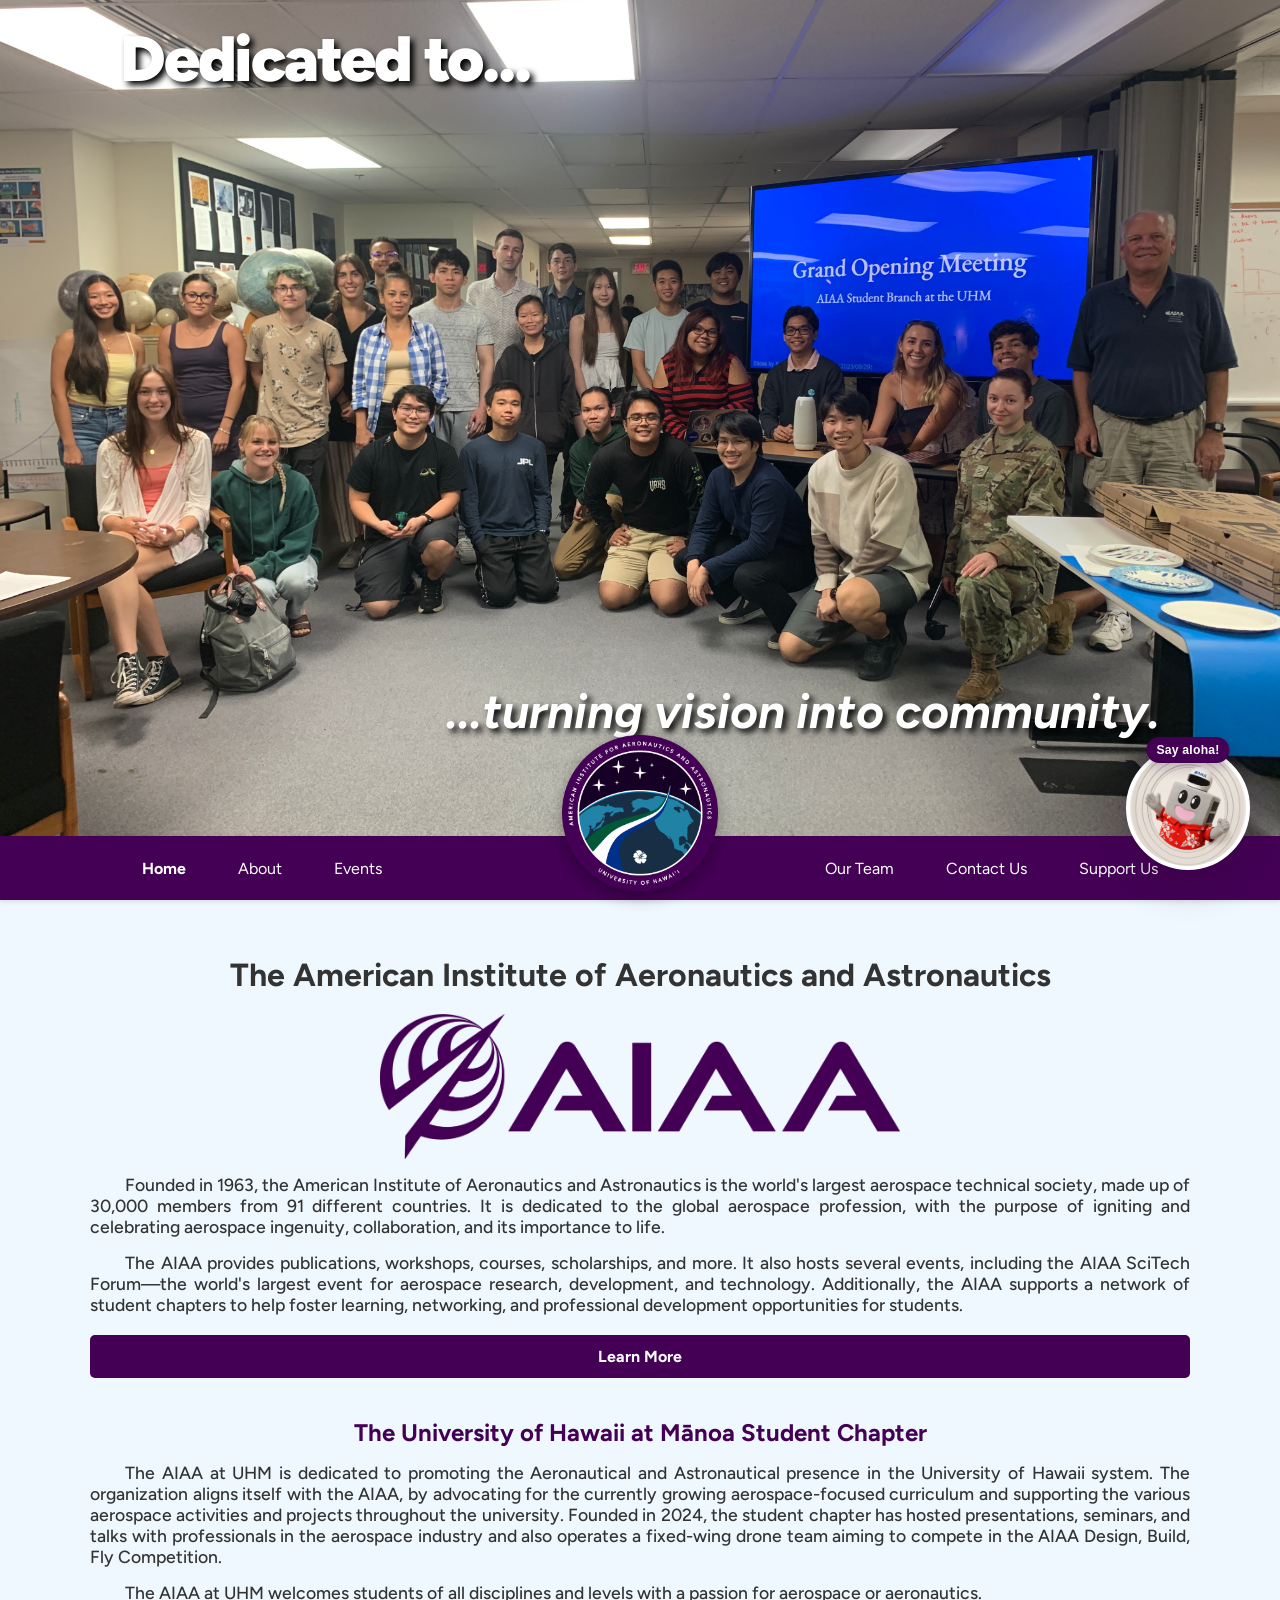
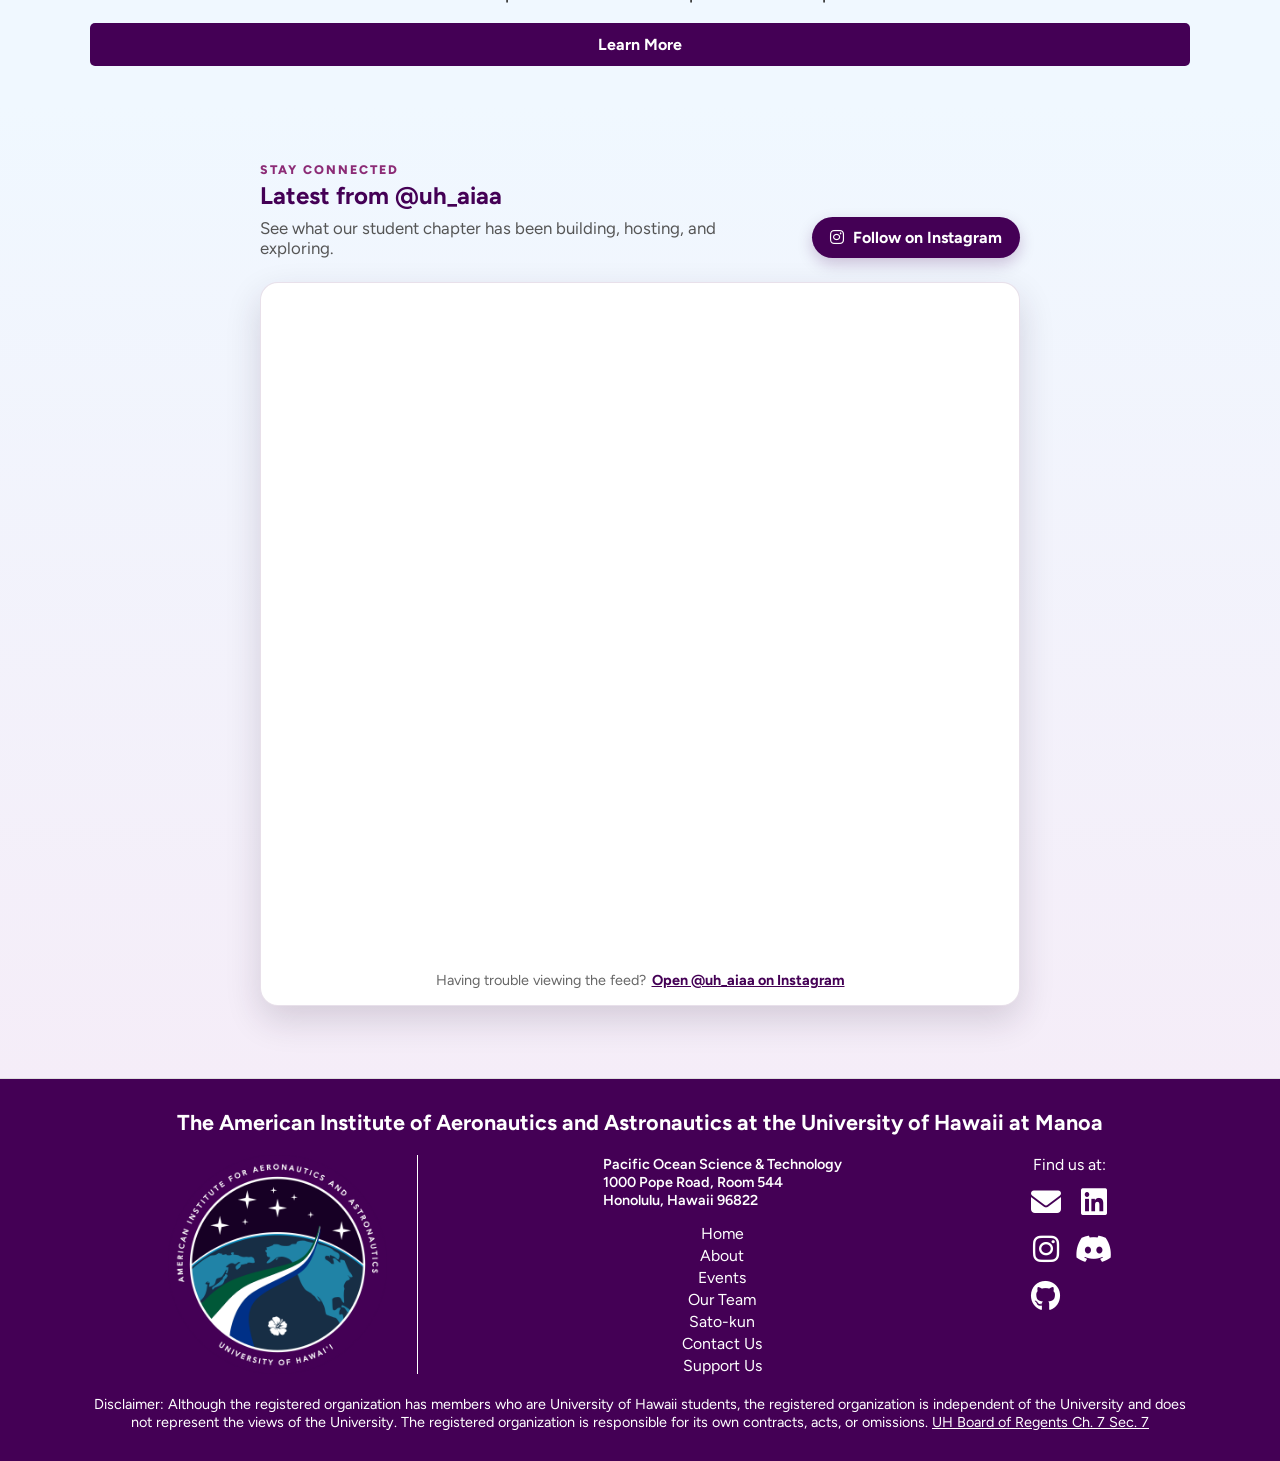
<file: index.html>
<!DOCTYPE html>
<html lang="en">
    <head>
        <!--General Head-->
        <meta charset="UTF-8" />
        <meta name="viewport" content="width=device-width, initial-scale=1.0" />
        <title>AIAA at UH Mānoa | Aerospace Student Branch</title>
        <meta name="description" content="The AIAA student branch at the University of Hawaiʻi at Mānoa connects students with aerospace projects, events, research, outreach, and industry." />
        <meta name="robots" content="index, follow, max-image-preview:large, max-snippet:-1, max-video-preview:-1" />
        <meta name="msvalidate.01" content="690EA139929BE642517150CBA7DE7ED4" />
        <meta name="google-site-verification" content="7opgbjb_I0U1v426z6_pFy2pk4XK2Nyww8m0jiXwaZo" />
        <link rel="canonical" href="https://uhaiaa.github.io/uhaiaa-website/" />
        <link rel="sitemap" type="application/xml" href="https://uhaiaa.github.io/uhaiaa-website/sitemap.xml" />
        <meta property="og:type" content="website" />
        <meta property="og:site_name" content="AIAA at UH Mānoa" />
        <meta property="og:title" content="AIAA at UH Mānoa | Aerospace Student Branch" />
        <meta property="og:description" content="Explore aerospace projects, events, research, outreach, and opportunities with the AIAA student branch at UH Mānoa." />
        <meta property="og:url" content="https://uhaiaa.github.io/uhaiaa-website/" />
        <meta property="og:image" content="https://uhaiaa.github.io/uhaiaa-website/image/Slide1Pic.jpg" />
        <meta property="og:image:alt" content="Members of the AIAA student branch at UH Mānoa" />
        <meta property="og:locale" content="en_US" />
        <meta name="twitter:card" content="summary_large_image" />
        <meta name="twitter:title" content="AIAA at UH Mānoa | Aerospace Student Branch" />
        <meta name="twitter:description" content="Explore aerospace projects, events, research, outreach, and opportunities with AIAA at UH Mānoa." />
        <meta name="twitter:image" content="https://uhaiaa.github.io/uhaiaa-website/image/Slide1Pic.jpg" />
        <link rel="preconnect" href="https://fonts.googleapis.com">
        <link rel="preconnect" href="https://fonts.gstatic.com" crossorigin>
        <link href="https://fonts.googleapis.com/css2?family=Figtree:wght@400;500;600;700;800;900&display=swap" rel="stylesheet">
        <link rel="stylesheet" href="css/style.css?v=25" />
        <!--Icon Coverage-->
        <link rel="icon" type="image/x-icon" href="image/favicon.ico"/>
        <link rel="icon" type="image/png" sizes="100x100" href="image/favicon-32x32.png" />
        <link rel="icon" type="image/png" sizes="16x16" href="image/favicon-16x16.png" />
        <link rel="apple-touch-icon" sizes="180x180" href="image/apple-touch-icon.png" />
        <link rel="manifest" href="site.webmanifest" />
        <!--Theme Color-->
        <meta name="theme-color" content="#440055" />
        <link rel="stylesheet" href="https://cdnjs.cloudflare.com/ajax/libs/font-awesome/6.5.0/css/all.min.css">
        <script type="application/ld+json">
        {
          "@context": "https://schema.org",
          "@graph": [
            {
              "@type": "Organization",
              "@id": "https://uhaiaa.github.io/uhaiaa-website/#organization",
              "name": "AIAA at UH Mānoa",
              "alternateName": "American Institute of Aeronautics and Astronautics at the University of Hawaiʻi at Mānoa",
              "url": "https://uhaiaa.github.io/uhaiaa-website/",
              "logo": "https://uhaiaa.github.io/uhaiaa-website/image/branch-logo.png",
              "image": "https://uhaiaa.github.io/uhaiaa-website/image/Slide1Pic.jpg",
              "email": "uhaiaa@hawaii.edu",
              "address": {
                "@type": "PostalAddress",
                "streetAddress": "1000 Pope Road, Room 544",
                "addressLocality": "Honolulu",
                "addressRegion": "HI",
                "postalCode": "96822",
                "addressCountry": "US"
              },
              "parentOrganization": {
                "@type": "Organization",
                "name": "American Institute of Aeronautics and Astronautics",
                "url": "https://www.aiaa.org/"
              },
              "sameAs": [
                "https://www.instagram.com/uh_aiaa/",
                "https://www.linkedin.com/company/uhaiaa",
                "https://www.tiktok.com/@uh_aiaa",
                "https://github.com/uhaiaa/uhaiaa-website"
              ]
            },
            {
              "@type": "WebSite",
              "@id": "https://uhaiaa.github.io/uhaiaa-website/#website",
              "url": "https://uhaiaa.github.io/uhaiaa-website/",
              "name": "AIAA at UH Mānoa",
              "alternateName": "UH AIAA",
              "publisher": {
                "@id": "https://uhaiaa.github.io/uhaiaa-website/#organization"
              },
              "inLanguage": "en-US"
            }
          ]
        }
        </script>
    </head>
    
    <body class="keno-home">
        <header>
            <!-- Carousel (above the navbar) -->
            <div class="header-carousel">
                <div class="carousel-caption-static">Dedicated to...</div>
                <div class="carousel-slide active">
                    <img loading="lazy" src="image/Slide1Pic.jpg" alt="Slide 1">
                    <div class="carousel-caption-dynamic">...turning vision into community.</div>
                </div>       
                <div class="carousel-slide">
                    <img loading="lazy" src="image/Slide2Pic.png" alt="Slide 2">
                    <div class="carousel-caption-dynamic">...inspiring the next generation of explorers.</div>
                </div>
                <div class="carousel-slide">
                    <img loading="lazy" src="image/Slide3Pic.jpg" alt="Slide 3">
                    <div class="carousel-caption-dynamic">...hands-on engineering excellence.</div>
                </div>
                <div class="carousel-slide">
                    <img loading="lazy" src="image/Slide4Pic.jpg" alt="Slide 4">
                    <div class="carousel-caption-dynamic">...creating memories that fuel our mission.</div>
                </div>
                <div class="carousel-slide">
                    <img loading="lazy" src="image/Slide5Pic.JPG" alt="Slide 5">
                    <div class="carousel-caption-dynamic">...building the aerospace community at UH.</div>
                </div>
            </div>
        </header>
        <!-- Navigation Bar-->
        <div id="navbar">
           <div class="container navbar-content keno-navbar-content">
    <ul class="nav-links left-links">
        <li><a class="active" href="index.html" target="_top">Home</a></li>
        <li><a href="about.html" target="_top">About</a></li>
        <li><a href="events.html?v=18" target="_top">Events</a></li>
    </ul>
    
    <div class="brand center-logo">
        <img src="image/branch-logo.png" alt="The AIAA at UHM Logo" class="navbar-logo">
    </div>

    <ul class="nav-links right-links">
        <li><a href="our-team.html" target="_top">Our Team</a></li>
        <li><a href="contact-us.html" target="_top">Contact Us</a></li>
        <li><a href="support-us.html" target="_top">Support Us</a></li>
    </ul>
</div>
</div>
        
        <main>
            <section class="about">
                <div class="container">
                    <h1>The American Institute of Aeronautics and Astronautics</h1>
                        <div class="organization-block">
                        <div class="aiaa-logo-wordmark" role="img" aria-label="Official 2025 AIAA Logo"></div>
                        <p>
                            Founded in 1963, the American Institute of Aeronautics and Astronautics is the world's largest aerospace technical society, made up of 30,000 members from 91 different countries. It is dedicated to the global aerospace profession, with the purpose of igniting and celebrating aerospace ingenuity, collaboration, and its importance to life. <br>
                        </p>    
                        <p>    
                            The AIAA provides publications, workshops, courses, scholarships, and more. It also hosts several events, including the AIAA SciTech Forum—the world's largest event for aerospace research, development, and technology.  Additionally, the AIAA supports a network of student chapters to help foster learning, networking, and professional development opportunities for students.
                        </p>
                    </div>
                    <a href="https://www.google.com/url?q=https%3A%2F%2Fwww.aiaa.org%2F&sa=D&sntz=1&usg=AOvVaw3ahvkz2ZehRgsDozEJZVdo" class="btn">Learn More</a>
                    
                    <h2>The University of Hawaii at Mānoa Student Chapter</h2>
                    <div class="student-logo-paragraph">
                        <div class="about-block">
                        <p>  
                            The AIAA at UHM is dedicated to promoting the Aeronautical and Astronautical presence in the University of Hawaii system. The organization aligns itself with the AIAA, by advocating for the currently growing aerospace-focused curriculum and supporting the various aerospace activities and projects throughout the university. Founded in 2024, the student chapter has hosted presentations, seminars, and talks with professionals in the aerospace industry and also operates a fixed-wing drone team aiming to compete in the AIAA Design, Build, Fly Competition.
                        </p>
                        <p>
                            The AIAA at UHM welcomes students of all disciplines and levels with a passion for aerospace or aeronautics.
                        </p>
                        </div>
                    </div>
                    <a href="about.html" class="btn">Learn More</a>
                </div>
            </section>
            <!-- Instagram Preview Section -->
            <section id="instagram-preview">
                <div class="container">
                    <div class="instagram-section-header">
                        <div>
                            <p class="instagram-eyebrow">Stay connected</p>
                            <h2>Latest from @uh_aiaa</h2>
                            <p>See what our student chapter has been building, hosting, and exploring.</p>
                        </div>
                        <a class="instagram-follow-button" href="https://www.instagram.com/uh_aiaa/?hl=en" target="_blank" rel="noopener noreferrer">
                            <i class="fa-brands fa-instagram" aria-hidden="true"></i>
                            Follow on Instagram
                        </a>
                    </div>
                    <div class="instagram-frame-shell">
                        <iframe
                            src="https://www.instagram.com/uh_aiaa/embed"
                            title="Recent Instagram posts from @uh_aiaa"
                            loading="lazy"
                            scrolling="no"
                            frameborder="0"
                            sandbox="allow-scripts allow-same-origin allow-popups allow-forms"
                            referrerpolicy="strict-origin-when-cross-origin"
                            allowtransparency="true">
                        </iframe>
                        <div class="instagram-fallback">
                            <p>Having trouble viewing the feed?</p>
                            <a href="https://www.instagram.com/uh_aiaa/?hl=en" target="_blank" rel="noopener noreferrer">Open @uh_aiaa on Instagram</a>
                        </div>
                    </div>
                </div>
            </section>
        </main>
        <footer>
            <div class="container">  
                <h1>
                    The American Institute of Aeronautics and Astronautics at the University of Hawaii at Manoa</h1>
                <div class="flex-footer">
                    <img src="image/branch-logo.png" alt="The AIAA at UHM Branch Logo">
                    <div class="footer-index">
                        <p>
                            <a class="location-container" href="https://g.co/kgs/ecqR4Zi">
                                Pacific Ocean Science & Technology<br>
                                1000 Pope Road, Room 544<br>
                                Honolulu, Hawaii 96822 
                            </a>
                        </p>
                        <ul>
                            <li><a href="index.html">Home</a></li>
                            <li><a href="about.html">About</a></li>
                            <li><a href="events.html?v=18">Events</a></li>
                            <li><a href="our-team.html">Our Team</a></li>
                            <li><a href="sato-kun.html?v=21">Sato-kun</a></li>
                            <li><a href="contact-us.html">Contact Us</a></li>
                            <li><a href="support-us.html">Support Us</a></li>
                        </ul>
                    </div>
                    <div class="online-presence">
                        <ul class="media-links">
                            <li>Find us at:</li>
                            <div class="social-container">
                                <li><a href="mailto:uhaiaa@hawaii.edu" class="fa fa-envelope"></a></li>
                                <li><a href="https://www.linkedin.com/company/aiaauhm" class="fa-brands fa-linkedin"></a></li>
                                <li><a href="https://www.instagram.com/uh_aiaa/" class="fa-brands fa-instagram"></a></li>
                                <div class="button-tip">
                                    <li><a href="#" class="fa-brands fa-discord"></a></li>
                                    <span class="button-tip-text">Currently, invitations are given only through email request.</span>
                                </div>
                                <li><a href="" class="fa-brands fa-github"></a></li>
                            </div>
                        </ul>
                    </div>
                </div>
                <p class="university-disclaimer">
                    Disclaimer: Although the registered organization has members who are University of Hawaii students, the registered organization is independent of the University and does not represent the views of the University. The registered organization is responsible for its own contracts, acts, or omissions.
                    <a href="https://www.hawaii.edu/policy/archives/bor/borpch7.pdf">UH Board of Regents Ch. 7 Sec. 7</a>
                </p>
            </div>
        </footer>

        <aside class="mascot-widget" id="mascot-widget">
            <section class="mascot-widget-panel" id="mascot-widget-panel" aria-labelledby="mascot-widget-title" aria-hidden="true">
                <button class="mascot-widget-close" type="button" aria-label="Close Sato-kun window">×</button>
                <p class="mascot-widget-eyebrow">Our chapter mascot</p>
                <h2 id="mascot-widget-title">Aloha, I’m Sato-kun!</h2>
                <p>I’m a cheerful cube satellite with Hawaiʻi spirit—and a dream of traveling to space with all my friends.</p>
                <div class="mascot-widget-links">
                    <a href="sato-kun.html?v=22">Meet Sato-kun <span aria-hidden="true">→</span></a>
                    <a href="https://yurugp.jp/characters/4441" target="_blank" rel="noopener noreferrer">Official profile <span aria-hidden="true">↗</span></a>
                </div>
            </section>
            <button class="mascot-widget-trigger" type="button" aria-expanded="false" aria-controls="mascot-widget-panel" aria-label="Open Sato-kun mascot window">
                <span class="mascot-widget-greeting" aria-hidden="true">Say aloha!</span>
                <img src="image/sato-kun-mascot.jpg" alt="Sato-kun, the AIAA at UH Mānoa cube satellite mascot">
            </button>
        </aside>
    </body>

    <script>
        let currentSlide = 0;
        const slides = document.querySelectorAll('.carousel-slide');
      
        function showNextSlide() {
          slides[currentSlide].classList.remove('active');
          currentSlide = (currentSlide + 1) % slides.length;
          slides[currentSlide].classList.add('active');
        }
      
        setInterval(showNextSlide, 7000); // Change slide every 7 seconds

        const navbar = document.getElementById('navbar');
        const pageHeader = document.querySelector('header');
        let logoAnimationFrame;

        function updateNavbarLogo() {
          const stickyPoint = pageHeader.offsetHeight;
          const progress = Math.min(Math.max(window.scrollY / stickyPoint, 0), 1);
          const expandedSize = window.innerWidth < 760 ? 100 : 156;
          const compactSize = window.innerWidth < 760 ? 40 : 46;
          const logoSize = expandedSize - ((expandedSize - compactSize) * progress);
          const logoLift = (logoSize - compactSize) / 2;

          navbar.style.setProperty('--logo-size', `${logoSize}px`);
          navbar.style.setProperty('--logo-lift', `${logoLift}px`);
          navbar.classList.toggle('is-stuck', window.scrollY >= stickyPoint - 1);
          logoAnimationFrame = null;
        }

        function requestNavbarLogoUpdate() {
          if (!logoAnimationFrame) {
            logoAnimationFrame = window.requestAnimationFrame(updateNavbarLogo);
          }
        }

        window.addEventListener('scroll', requestNavbarLogoUpdate, { passive: true });
        window.addEventListener('resize', requestNavbarLogoUpdate);
        updateNavbarLogo();

        const mascotWidget = document.getElementById('mascot-widget');
        const mascotTrigger = mascotWidget.querySelector('.mascot-widget-trigger');
        const mascotPanel = mascotWidget.querySelector('.mascot-widget-panel');
        const mascotClose = mascotWidget.querySelector('.mascot-widget-close');

        function setMascotWidgetOpen(isOpen) {
          mascotWidget.classList.toggle('is-open', isOpen);
          mascotTrigger.setAttribute('aria-expanded', String(isOpen));
          mascotPanel.setAttribute('aria-hidden', String(!isOpen));
          if (isOpen) mascotClose.focus();
        }

        mascotTrigger.addEventListener('click', () => {
          setMascotWidgetOpen(!mascotWidget.classList.contains('is-open'));
        });
        mascotClose.addEventListener('click', () => {
          setMascotWidgetOpen(false);
          mascotTrigger.focus();
        });
        document.addEventListener('keydown', (event) => {
          if (event.key === 'Escape' && mascotWidget.classList.contains('is-open')) {
            setMascotWidgetOpen(false);
            mascotTrigger.focus();
          }
        });
        document.addEventListener('click', (event) => {
          if (!mascotWidget.contains(event.target) && mascotWidget.classList.contains('is-open')) {
            setMascotWidgetOpen(false);
          }
        });
    </script>
</html>
</file>
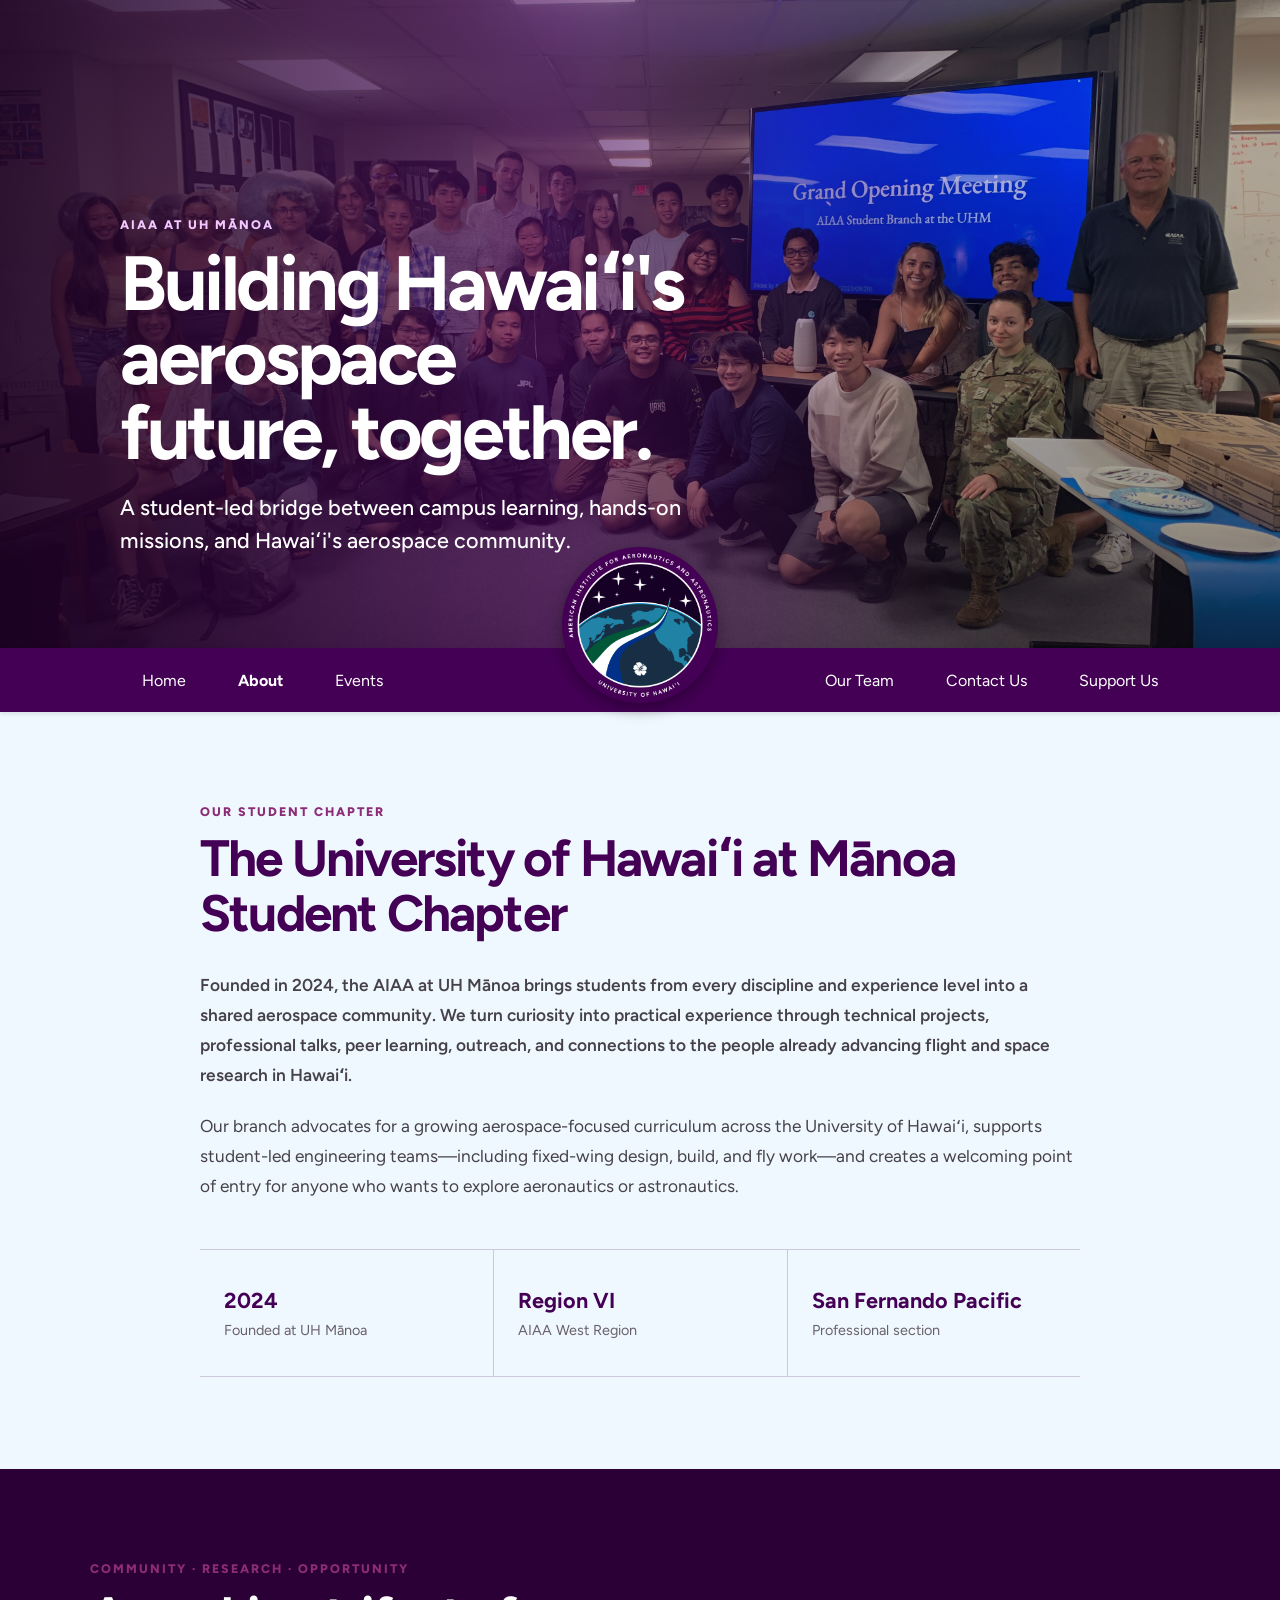
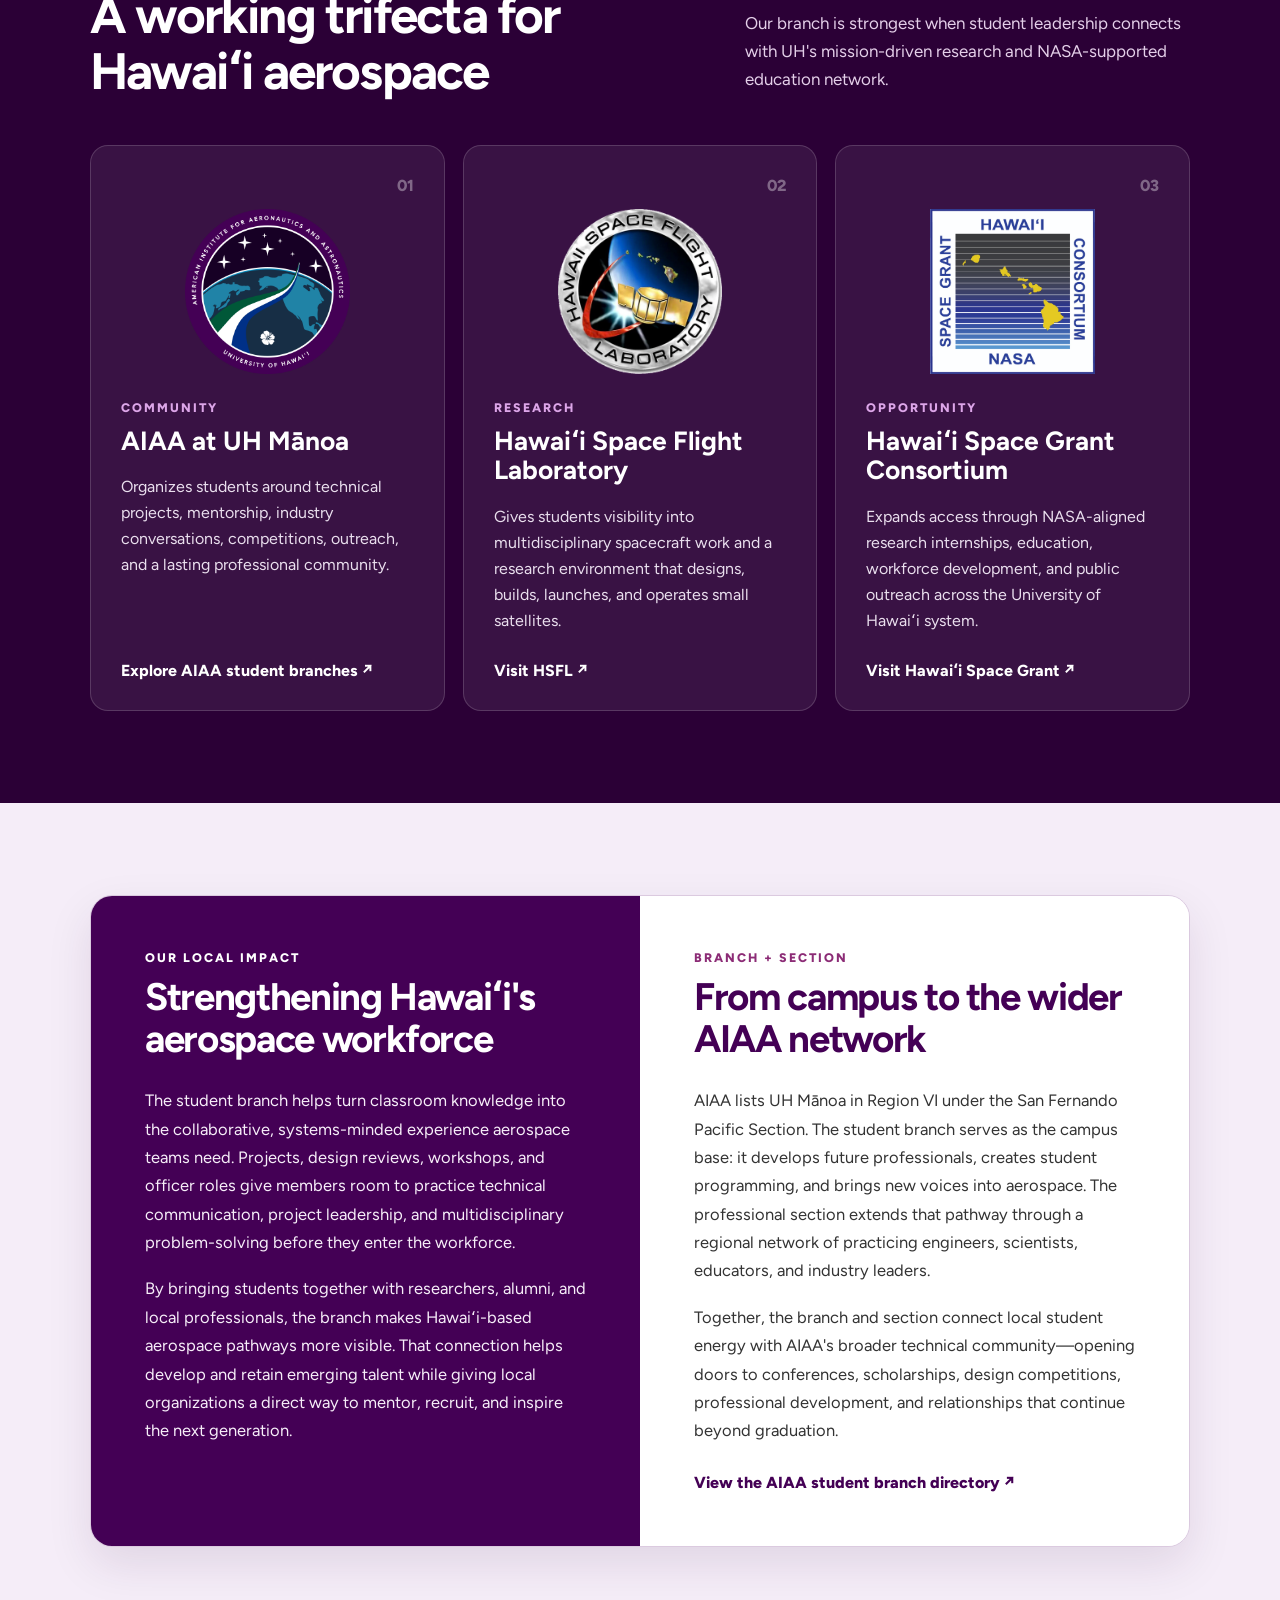
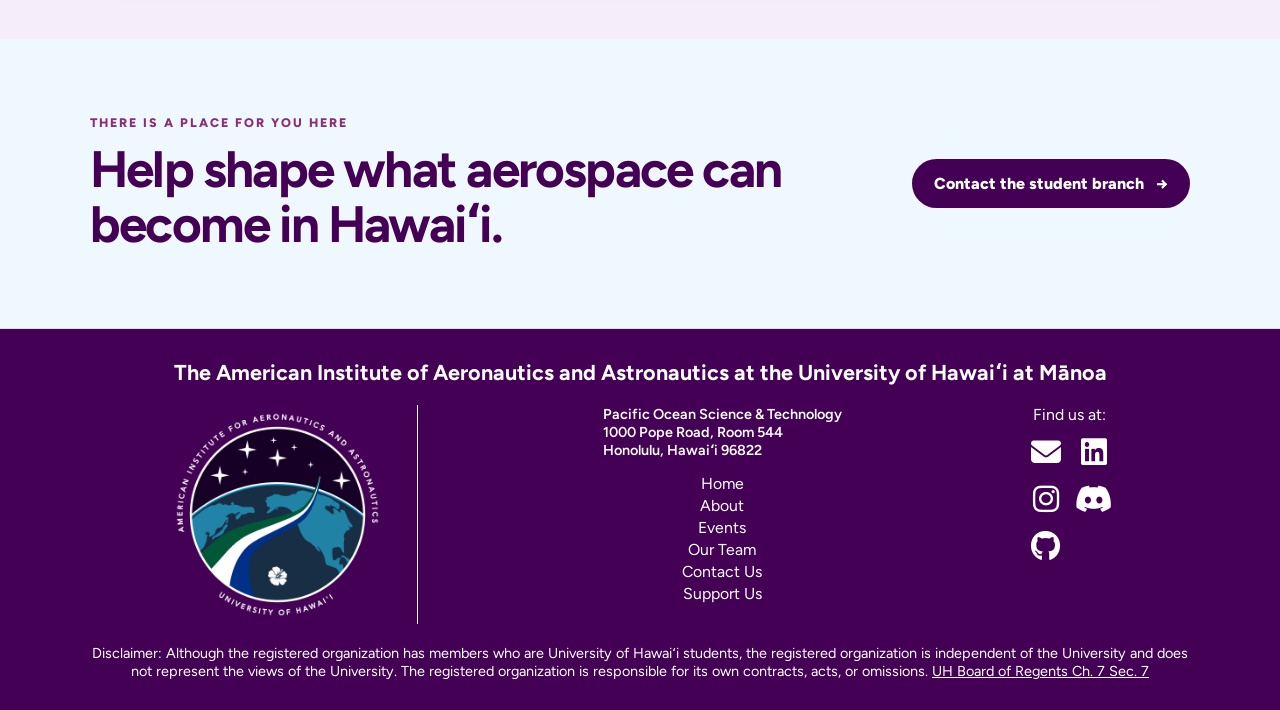
<file: about.html>
<!DOCTYPE html>
<html lang="en">
    <head>
        <meta charset="UTF-8" />
        <meta name="viewport" content="width=device-width, initial-scale=1.0" />
        <title>About | AIAA at UH Mānoa</title>
        <meta name="description" content="Meet the AIAA student branch at the University of Hawaiʻi at Mānoa and the campus partners helping grow Hawaiʻi's aerospace community." />
        <meta name="robots" content="index, follow, max-image-preview:large, max-snippet:-1, max-video-preview:-1" />
        <link rel="canonical" href="https://uhaiaa.github.io/uhaiaa-website/about.html" />
        <link rel="sitemap" type="application/xml" href="https://uhaiaa.github.io/uhaiaa-website/sitemap.xml" />
        <meta property="og:type" content="website" />
        <meta property="og:site_name" content="AIAA at UH Mānoa" />
        <meta property="og:title" content="About | AIAA at UH Mānoa" />
        <meta property="og:description" content="Meet the UH Mānoa student branch and the partners helping grow Hawaiʻi's aerospace community." />
        <meta property="og:url" content="https://uhaiaa.github.io/uhaiaa-website/about.html" />
        <meta property="og:image" content="https://uhaiaa.github.io/uhaiaa-website/image/Slide1Pic.jpg" />
        <meta property="og:image:alt" content="Members of the AIAA student branch at UH Mānoa" />
        <meta property="og:locale" content="en_US" />
        <meta name="twitter:card" content="summary_large_image" />
        <meta name="twitter:title" content="About | AIAA at UH Mānoa" />
        <meta name="twitter:description" content="Meet the UH Mānoa student branch and the partners helping grow Hawaiʻi's aerospace community." />
        <meta name="twitter:image" content="https://uhaiaa.github.io/uhaiaa-website/image/Slide1Pic.jpg" />
        <link rel="preconnect" href="https://fonts.googleapis.com">
        <link rel="preconnect" href="https://fonts.gstatic.com" crossorigin>
        <link href="https://fonts.googleapis.com/css2?family=Figtree:wght@400;500;600;700;800;900&display=swap" rel="stylesheet">
        <link rel="stylesheet" href="css/style.css?v=32" />
        <link rel="icon" type="image/x-icon" href="image/favicon.ico"/>
        <link rel="icon" type="image/png" sizes="100x100" href="image/favicon-32x32.png" />
        <link rel="icon" type="image/png" sizes="16x16" href="image/favicon-16x16.png" />
        <link rel="apple-touch-icon" sizes="180x180" href="image/apple-touch-icon.png" />
        <link rel="manifest" href="site.webmanifest" />
        <meta name="theme-color" content="#440055" />
        <link rel="stylesheet" href="https://cdnjs.cloudflare.com/ajax/libs/font-awesome/6.5.0/css/all.min.css">
    </head>

    <body class="keno-home about-page">
        <header class="about-hero">
            <img src="image/Slide1Pic.jpg" alt="Members of the AIAA student branch at UH Mānoa gathered at the chapter's opening meeting">
            <div class="about-hero-shade"></div>
            <div class="container about-hero-copy">
                <p class="about-hero-eyebrow">AIAA at UH Mānoa</p>
                <h1>Building Hawaiʻi's aerospace future, together.</h1>
                <p>A student-led bridge between campus learning, hands-on missions, and Hawaiʻi's aerospace community.</p>
            </div>
        </header>

        <div id="navbar">
            <div class="container navbar-content keno-navbar-content">
                <ul class="nav-links left-links">
                    <li><a href="index.html">Home</a></li>
                    <li><a class="active" href="about.html">About</a></li>
                    <li><a href="events.html?v=18">Events</a></li>
                </ul>

                <div class="brand center-logo">
                    <img src="image/branch-logo.png" alt="The AIAA at UHM Logo" class="navbar-logo">
                </div>

                <ul class="nav-links right-links">
                    <li><a href="our-team.html">Our Team</a></li>
                    <li><a href="contact-us.html">Contact Us</a></li>
                    <li><a href="support-us.html">Support Us</a></li>
                </ul>
            </div>
        </div>

        <main class="about-main">
            <section class="chapter-intro page-section">
                <div class="container about-narrow">
                    <p class="section-eyebrow">Our student chapter</p>
                    <h2>The University of Hawaiʻi at Mānoa Student Chapter</h2>
                    <p class="chapter-lead">
                        Founded in 2024, the AIAA at UH Mānoa brings students from every discipline and experience level into a shared aerospace community. We turn curiosity into practical experience through technical projects, professional talks, peer learning, outreach, and connections to the people already advancing flight and space research in Hawaiʻi.
                    </p>
                    <p>
                        Our branch advocates for a growing aerospace-focused curriculum across the University of Hawaiʻi, supports student-led engineering teams—including fixed-wing design, build, and fly work—and creates a welcoming point of entry for anyone who wants to explore aeronautics or astronautics.
                    </p>
                    <div class="chapter-facts" aria-label="Student chapter facts">
                        <div><strong>2024</strong><span>Founded at UH Mānoa</span></div>
                        <div><strong>Region VI</strong><span>AIAA West Region</span></div>
                        <div><strong>San Fernando Pacific</strong><span>Professional section</span></div>
                    </div>
                </div>
            </section>

            <section class="trifecta-section page-section">
                <div class="container">
                    <div class="section-heading-row">
                        <div>
                            <p class="section-eyebrow">Community · Research · Opportunity</p>
                            <h2>A working trifecta for Hawaiʻi aerospace</h2>
                        </div>
                        <p>
                            Our branch is strongest when student leadership connects with UH's mission-driven research and NASA-supported education network.
                        </p>
                    </div>

                    <div class="trifecta-grid">
                        <article class="trifecta-card">
                            <span class="card-number">01</span>
                            <div class="trifecta-logo">
                                <img src="image/branch-logo.png?v=31" alt="AIAA at UH Mānoa student branch logo" loading="lazy">
                            </div>
                            <p class="card-kicker">Community</p>
                            <h3>AIAA at UH Mānoa</h3>
                            <p>Organizes students around technical projects, mentorship, industry conversations, competitions, outreach, and a lasting professional community.</p>
                            <a href="https://www.aiaa.org/get-involved/university-students/student-branches/" target="_blank" rel="noopener noreferrer">Explore AIAA student branches <span aria-hidden="true">↗</span></a>
                        </article>

                        <article class="trifecta-card">
                            <span class="card-number">02</span>
                            <div class="trifecta-logo">
                                <img src="image/hawaii-space-flight-lab-logo.webp?v=31" alt="Hawaiʻi Space Flight Laboratory logo" loading="lazy">
                            </div>
                            <p class="card-kicker">Research</p>
                            <h3>Hawaiʻi Space Flight Laboratory</h3>
                            <p>Gives students visibility into multidisciplinary spacecraft work and a research environment that designs, builds, launches, and operates small satellites.</p>
                            <a href="https://www.hsfl.hawaii.edu/" target="_blank" rel="noopener noreferrer">Visit HSFL <span aria-hidden="true">↗</span></a>
                        </article>

                        <article class="trifecta-card">
                            <span class="card-number">03</span>
                            <div class="trifecta-logo">
                                <img src="image/hawaii-space-grant-logo.png?v=31" alt="Hawaiʻi Space Grant Consortium logo" loading="lazy">
                            </div>
                            <p class="card-kicker">Opportunity</p>
                            <h3>Hawaiʻi Space Grant Consortium</h3>
                            <p>Expands access through NASA-aligned research internships, education, workforce development, and public outreach across the University of Hawaiʻi system.</p>
                            <a href="https://www.spacegrant.hawaii.edu/" target="_blank" rel="noopener noreferrer">Visit Hawaiʻi Space Grant <span aria-hidden="true">↗</span></a>
                        </article>
                    </div>
                </div>
            </section>

            <section class="impact-section page-section">
                <div class="container">
                    <div class="impact-grid">
                        <div class="impact-panel impact-panel-primary">
                            <p class="section-eyebrow">Our local impact</p>
                            <h2>Strengthening Hawaiʻi's aerospace workforce</h2>
                            <p>
                                The student branch helps turn classroom knowledge into the collaborative, systems-minded experience aerospace teams need. Projects, design reviews, workshops, and officer roles give members room to practice technical communication, project leadership, and multidisciplinary problem-solving before they enter the workforce.
                            </p>
                            <p>
                                By bringing students together with researchers, alumni, and local professionals, the branch makes Hawaiʻi-based aerospace pathways more visible. That connection helps develop and retain emerging talent while giving local organizations a direct way to mentor, recruit, and inspire the next generation.
                            </p>
                        </div>

                        <div class="impact-panel impact-panel-light">
                            <p class="section-eyebrow">Branch + section</p>
                            <h2>From campus to the wider AIAA network</h2>
                            <p>
                                AIAA lists UH Mānoa in Region VI under the San Fernando Pacific Section. The student branch serves as the campus base: it develops future professionals, creates student programming, and brings new voices into aerospace. The professional section extends that pathway through a regional network of practicing engineers, scientists, educators, and industry leaders.
                            </p>
                            <p>
                                Together, the branch and section connect local student energy with AIAA's broader technical community—opening doors to conferences, scholarships, design competitions, professional development, and relationships that continue beyond graduation.
                            </p>
                            <a class="text-link" href="https://netforum.aiaa.org/eWeb/AIAAPage.aspx?site=AIAA_FRAME&amp;webcode=branchlist" target="_blank" rel="noopener noreferrer">View the AIAA student branch directory <span aria-hidden="true">↗</span></a>
                        </div>
                    </div>
                </div>
            </section>

            <section class="about-cta">
                <div class="container about-cta-inner">
                    <div>
                        <p class="section-eyebrow">There is a place for you here</p>
                        <h2>Help shape what aerospace can become in Hawaiʻi.</h2>
                    </div>
                    <a class="about-cta-button" href="contact-us.html">Contact the student branch <span aria-hidden="true">→</span></a>
                </div>
            </section>
        </main>

        <footer>
            <div class="container">
                <h1>The American Institute of Aeronautics and Astronautics at the University of Hawaiʻi at Mānoa</h1>
                <div class="flex-footer">
                    <img src="image/branch-logo.png" alt="The AIAA at UHM Branch Logo">
                    <div class="footer-index">
                        <p>
                            <a class="location-container" href="https://g.co/kgs/ecqR4Zi">
                                Pacific Ocean Science &amp; Technology<br>
                                1000 Pope Road, Room 544<br>
                                Honolulu, Hawaiʻi 96822
                            </a>
                        </p>
                        <ul>
                            <li><a href="index.html">Home</a></li>
                            <li><a href="about.html">About</a></li>
                            <li><a href="events.html?v=18">Events</a></li>
                            <li><a href="our-team.html">Our Team</a></li>
                            <li><a href="contact-us.html">Contact Us</a></li>
                            <li><a href="support-us.html">Support Us</a></li>
                        </ul>
                    </div>
                    <div class="online-presence">
                        <ul class="media-links">
                            <li>Find us at:</li>
                            <div class="social-container">
                                <li><a href="mailto:uhaiaa@hawaii.edu" class="fa fa-envelope" aria-label="Email AIAA at UH Mānoa"></a></li>
                                <li><a href="https://www.linkedin.com/company/uhaiaa" class="fa-brands fa-linkedin" aria-label="AIAA at UH Mānoa on LinkedIn"></a></li>
                                <li><a href="https://www.instagram.com/uh_aiaa/" class="fa-brands fa-instagram" aria-label="AIAA at UH Mānoa on Instagram"></a></li>
                                <div class="button-tip">
                                    <li><a href="#" class="fa-brands fa-discord" aria-label="AIAA at UH Mānoa Discord"></a></li>
                                    <span class="button-tip-text">Currently, invitations are given only through email request.</span>
                                </div>
                                <li><a href="" class="fa-brands fa-github" aria-label="AIAA at UH Mānoa on GitHub"></a></li>
                            </div>
                        </ul>
                    </div>
                </div>
                <p class="university-disclaimer">
                    Disclaimer: Although the registered organization has members who are University of Hawaiʻi students, the registered organization is independent of the University and does not represent the views of the University. The registered organization is responsible for its own contracts, acts, or omissions.
                    <a href="https://www.hawaii.edu/policy/archives/bor/borpch7.pdf">UH Board of Regents Ch. 7 Sec. 7</a>
                </p>
            </div>
        </footer>

        <script>
            const navbar = document.getElementById('navbar');
            const pageHeader = document.querySelector('header');
            let logoAnimationFrame;

            function updateNavbarLogo() {
                const stickyPoint = pageHeader.offsetHeight;
                const progress = Math.min(Math.max(window.scrollY / stickyPoint, 0), 1);
                const expandedSize = window.innerWidth < 760 ? 100 : 156;
                const compactSize = window.innerWidth < 760 ? 40 : 46;
                const logoSize = expandedSize - ((expandedSize - compactSize) * progress);

                navbar.style.setProperty('--logo-size', `${logoSize}px`);
                navbar.classList.toggle('is-stuck', window.scrollY >= stickyPoint - 1);
                logoAnimationFrame = null;
            }

            function requestNavbarLogoUpdate() {
                if (!logoAnimationFrame) {
                    logoAnimationFrame = window.requestAnimationFrame(updateNavbarLogo);
                }
            }

            window.addEventListener('scroll', requestNavbarLogoUpdate, { passive: true });
            window.addEventListener('resize', requestNavbarLogoUpdate);
            updateNavbarLogo();
        </script>
    </body>
</html>
</file>
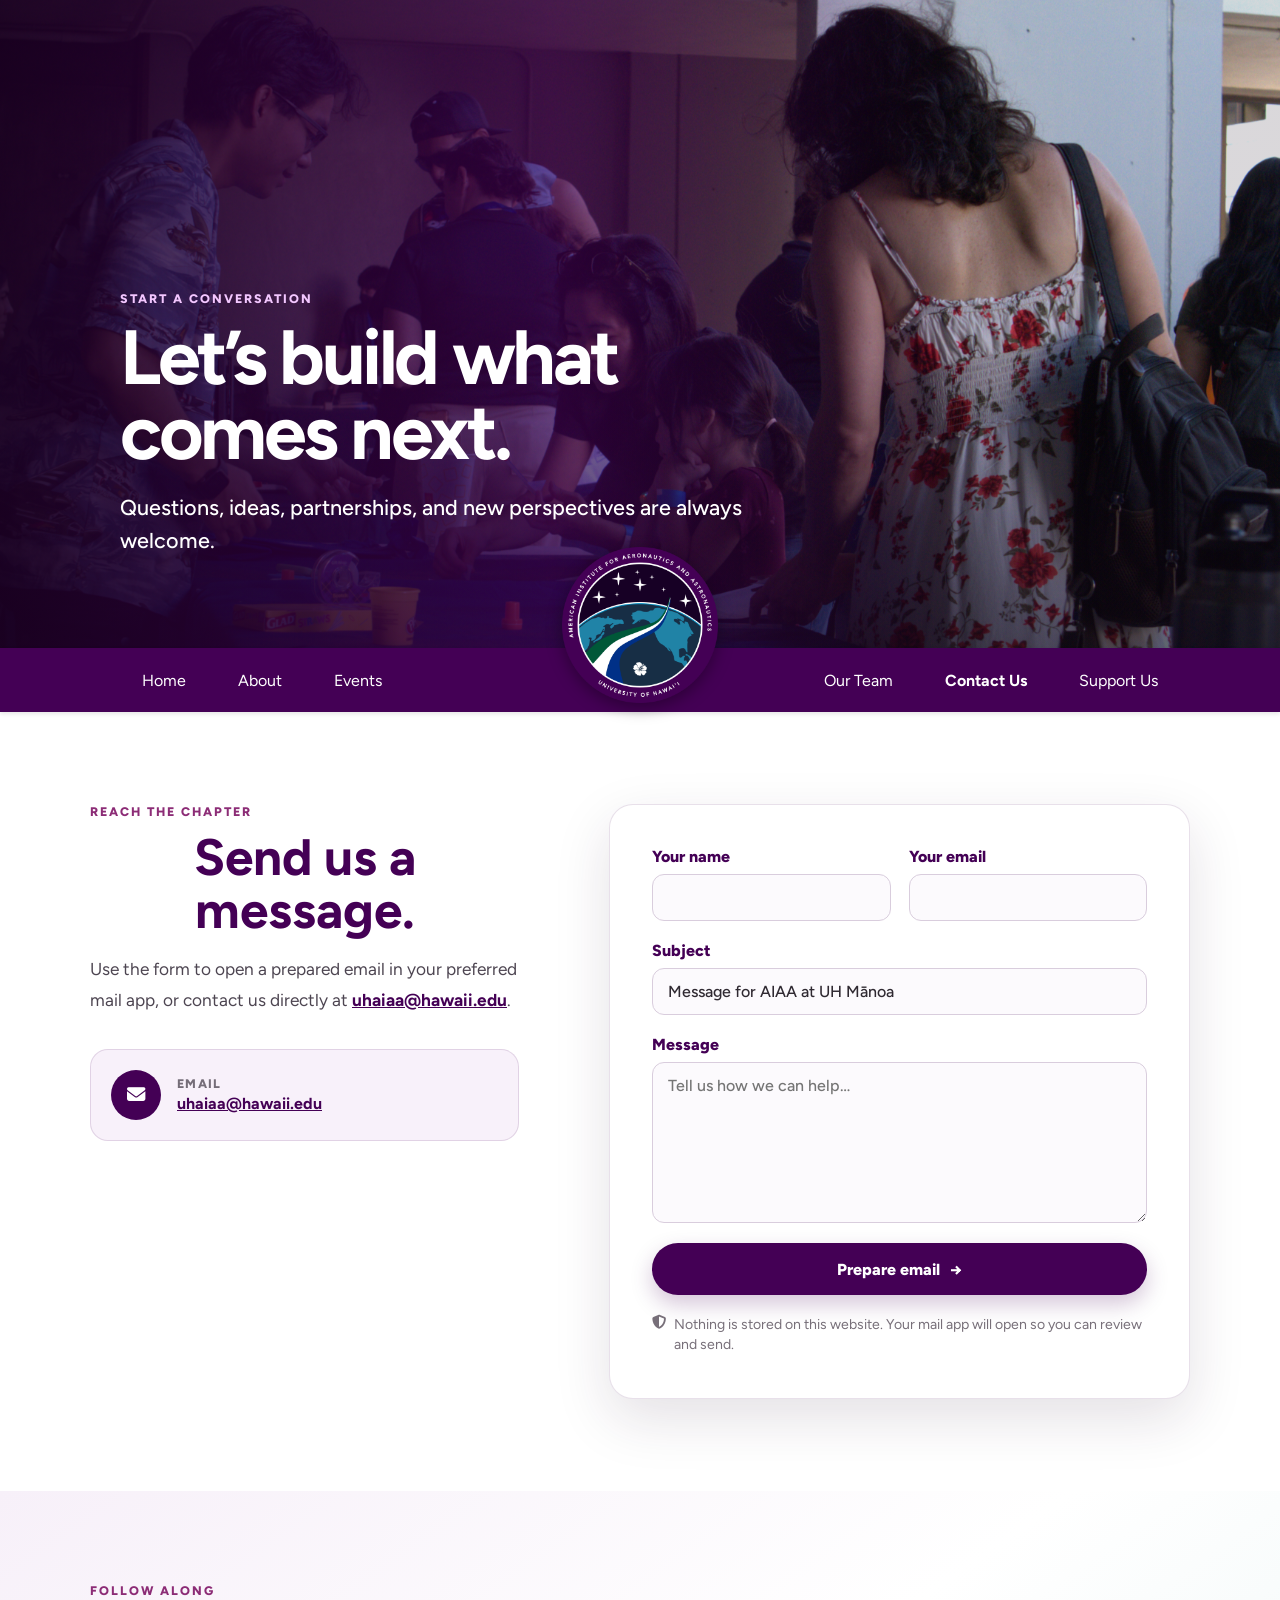
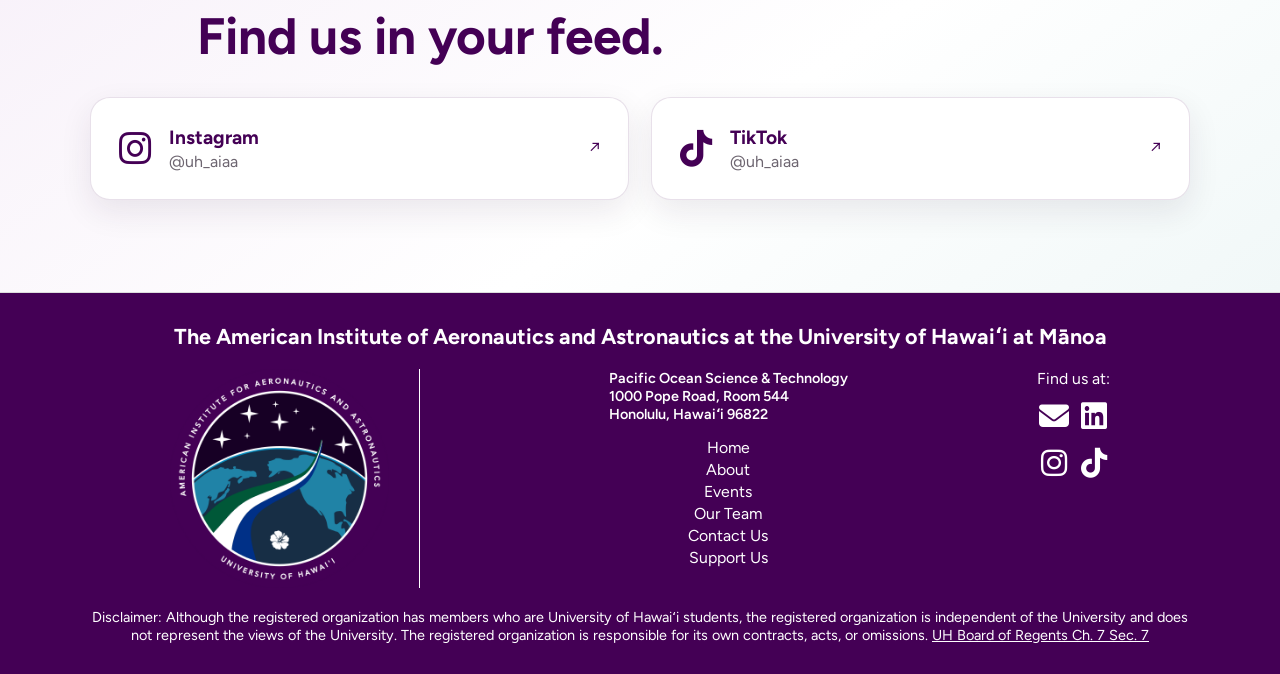
<file: contact-us.html>
<!DOCTYPE html>
<html lang="en">
    <head>
        <meta charset="UTF-8" />
        <meta name="viewport" content="width=device-width, initial-scale=1.0" />
        <title>Contact Us | AIAA at UH Mānoa</title>
        <meta name="description" content="Email AIAA at UH Mānoa and connect with the student branch on Instagram and TikTok." />
        <meta name="robots" content="index, follow, max-image-preview:large, max-snippet:-1, max-video-preview:-1" />
        <link rel="canonical" href="https://uhaiaa.github.io/uhaiaa-website/contact-us.html" />
        <link rel="sitemap" type="application/xml" href="https://uhaiaa.github.io/uhaiaa-website/sitemap.xml" />
        <meta property="og:type" content="website" />
        <meta property="og:site_name" content="AIAA at UH Mānoa" />
        <meta property="og:title" content="Contact Us | AIAA at UH Mānoa" />
        <meta property="og:description" content="Email AIAA at UH Mānoa or connect with the student branch on Instagram and TikTok." />
        <meta property="og:url" content="https://uhaiaa.github.io/uhaiaa-website/contact-us.html" />
        <meta property="og:image" content="https://uhaiaa.github.io/uhaiaa-website/image/Slide2Pic.png" />
        <meta property="og:image:alt" content="AIAA at UH Mānoa students collaborating on an aerospace project" />
        <meta property="og:locale" content="en_US" />
        <meta name="twitter:card" content="summary_large_image" />
        <meta name="twitter:title" content="Contact Us | AIAA at UH Mānoa" />
        <meta name="twitter:description" content="Email AIAA at UH Mānoa or connect with the student branch on Instagram and TikTok." />
        <meta name="twitter:image" content="https://uhaiaa.github.io/uhaiaa-website/image/Slide2Pic.png" />
        <link rel="preconnect" href="https://fonts.googleapis.com">
        <link rel="preconnect" href="https://fonts.gstatic.com" crossorigin>
        <link href="https://fonts.googleapis.com/css2?family=Figtree:wght@400;500;600;700;800;900&display=swap" rel="stylesheet">
        <link rel="stylesheet" href="css/style.css?v=13" />
        <link rel="icon" type="image/x-icon" href="image/favicon.ico"/>
        <link rel="icon" type="image/png" sizes="32x32" href="image/favicon-32x32.png" />
        <link rel="icon" type="image/png" sizes="16x16" href="image/favicon-16x16.png" />
        <link rel="apple-touch-icon" sizes="180x180" href="image/apple-touch-icon.png" />
        <link rel="manifest" href="site.webmanifest" />
        <meta name="theme-color" content="#440055" />
        <link rel="stylesheet" href="https://cdnjs.cloudflare.com/ajax/libs/font-awesome/6.5.0/css/all.min.css">
    </head>

    <body class="keno-home contact-page">
        <header class="about-hero contact-hero">
            <img src="image/Slide2Pic.png" alt="AIAA at UH Mānoa students collaborating on an aerospace project">
            <div class="about-hero-shade"></div>
            <div class="container about-hero-copy">
                <p class="about-hero-eyebrow">Start a conversation</p>
                <h1>Let’s build what comes next.</h1>
                <p>Questions, ideas, partnerships, and new perspectives are always welcome.</p>
            </div>
        </header>

        <div id="navbar">
            <div class="container navbar-content keno-navbar-content">
                <ul class="nav-links left-links">
                    <li><a href="index.html">Home</a></li>
                    <li><a href="about.html">About</a></li>
                    <li><a href="events.html?v=18">Events</a></li>
                </ul>
                <div class="brand center-logo">
                    <img src="image/branch-logo.png" alt="The AIAA at UHM Logo" class="navbar-logo">
                </div>
                <ul class="nav-links right-links">
                    <li><a href="our-team.html">Our Team</a></li>
                    <li><a class="active" href="contact-us.html">Contact Us</a></li>
                    <li><a href="support-us.html">Support Us</a></li>
                </ul>
            </div>
        </div>

        <main class="contact-main">
            <section class="contact-section page-section">
                <div class="container contact-layout">
                    <div class="contact-copy">
                        <p class="section-eyebrow">Reach the chapter</p>
                        <h2>Send us a message.</h2>
                        <p>Use the form to open a prepared email in your preferred mail app, or contact us directly at <a href="mailto:uhaiaa@hawaii.edu">uhaiaa@hawaii.edu</a>.</p>

                        <div class="contact-direct-card">
                            <span class="contact-icon" aria-hidden="true"><i class="fa-solid fa-envelope"></i></span>
                            <div>
                                <span>Email</span>
                                <a href="mailto:uhaiaa@hawaii.edu">uhaiaa@hawaii.edu</a>
                            </div>
                        </div>
                    </div>

                    <form class="contact-form" id="contact-form">
                        <div class="contact-field-row">
                            <label>
                                Your name
                                <input type="text" name="name" autocomplete="name" required>
                            </label>
                            <label>
                                Your email
                                <input type="email" name="email" autocomplete="email" required>
                            </label>
                        </div>
                        <label>
                            Subject
                            <input type="text" name="subject" value="Message for AIAA at UH Mānoa" required>
                        </label>
                        <label>
                            Message
                            <textarea name="message" rows="7" placeholder="Tell us how we can help…" required></textarea>
                        </label>
                        <button type="submit">Prepare email <span aria-hidden="true">→</span></button>
                        <p class="contact-form-note"><i class="fa-solid fa-shield-halved" aria-hidden="true"></i> Nothing is stored on this website. Your mail app will open so you can review and send.</p>
                    </form>
                </div>
            </section>

            <section class="social-contact-section page-section">
                <div class="container">
                    <div class="social-contact-heading">
                        <p class="section-eyebrow">Follow along</p>
                        <h2>Find us in your feed.</h2>
                    </div>
                    <div class="social-contact-grid">
                        <a href="https://www.instagram.com/uh_aiaa/?hl=en" target="_blank" rel="noopener noreferrer" class="social-contact-card instagram-card">
                            <i class="fa-brands fa-instagram" aria-hidden="true"></i>
                            <div><strong>Instagram</strong><span>@uh_aiaa</span></div>
                            <span aria-hidden="true">↗</span>
                        </a>
                        <a href="https://www.tiktok.com/@uh_aiaa" target="_blank" rel="noopener noreferrer" class="social-contact-card tiktok-card">
                            <i class="fa-brands fa-tiktok" aria-hidden="true"></i>
                            <div><strong>TikTok</strong><span>@uh_aiaa</span></div>
                            <span aria-hidden="true">↗</span>
                        </a>
                    </div>
                </div>
            </section>
        </main>

        <footer>
            <div class="container">
                <h1>The American Institute of Aeronautics and Astronautics at the University of Hawaiʻi at Mānoa</h1>
                <div class="flex-footer">
                    <img src="image/branch-logo.png" alt="The AIAA at UHM Branch Logo">
                    <div class="footer-index">
                        <p><a class="location-container" href="https://g.co/kgs/ecqR4Zi">Pacific Ocean Science &amp; Technology<br>1000 Pope Road, Room 544<br>Honolulu, Hawaiʻi 96822</a></p>
                        <ul>
                            <li><a href="index.html">Home</a></li><li><a href="about.html">About</a></li><li><a href="events.html?v=18">Events</a></li><li><a href="our-team.html">Our Team</a></li><li><a href="contact-us.html">Contact Us</a></li><li><a href="support-us.html">Support Us</a></li>
                        </ul>
                    </div>
                    <div class="online-presence">
                        <ul class="media-links">
                            <li>Find us at:</li>
                            <div class="social-container">
                                <li><a href="mailto:uhaiaa@hawaii.edu" class="fa fa-envelope" aria-label="Email AIAA at UH Mānoa"></a></li>
                                <li><a href="https://www.linkedin.com/company/uhaiaa" class="fa-brands fa-linkedin" aria-label="AIAA at UH Mānoa on LinkedIn"></a></li>
                                <li><a href="https://www.instagram.com/uh_aiaa/" class="fa-brands fa-instagram" aria-label="AIAA at UH Mānoa on Instagram"></a></li>
                                <li><a href="https://www.tiktok.com/@uh_aiaa" class="fa-brands fa-tiktok" aria-label="AIAA at UH Mānoa on TikTok"></a></li>
                            </div>
                        </ul>
                    </div>
                </div>
                <p class="university-disclaimer">Disclaimer: Although the registered organization has members who are University of Hawaiʻi students, the registered organization is independent of the University and does not represent the views of the University. The registered organization is responsible for its own contracts, acts, or omissions. <a href="https://www.hawaii.edu/policy/archives/bor/borpch7.pdf">UH Board of Regents Ch. 7 Sec. 7</a></p>
            </div>
        </footer>

        <script>
            const navbar = document.getElementById('navbar');
            const pageHeader = document.querySelector('header');
            let logoAnimationFrame;
            function updateNavbarLogo() {
                const stickyPoint = pageHeader.offsetHeight;
                const progress = Math.min(Math.max(window.scrollY / stickyPoint, 0), 1);
                const expandedSize = window.innerWidth < 760 ? 100 : 156;
                const compactSize = window.innerWidth < 760 ? 40 : 46;
                navbar.style.setProperty('--logo-size', `${expandedSize - ((expandedSize - compactSize) * progress)}px`);
                navbar.classList.toggle('is-stuck', window.scrollY >= stickyPoint - 1);
                logoAnimationFrame = null;
            }
            function requestNavbarLogoUpdate() {
                if (!logoAnimationFrame) logoAnimationFrame = window.requestAnimationFrame(updateNavbarLogo);
            }
            window.addEventListener('scroll', requestNavbarLogoUpdate, { passive: true });
            window.addEventListener('resize', requestNavbarLogoUpdate);
            updateNavbarLogo();

            document.getElementById('contact-form').addEventListener('submit', function (event) {
                event.preventDefault();
                const data = new FormData(event.currentTarget);
                const subject = encodeURIComponent(data.get('subject'));
                const body = encodeURIComponent(`Name: ${data.get('name')}\nEmail: ${data.get('email')}\n\n${data.get('message')}`);
                window.location.href = `mailto:uhaiaa@hawaii.edu?subject=${subject}&body=${body}`;
            });
        </script>
    </body>
</html>
</file>
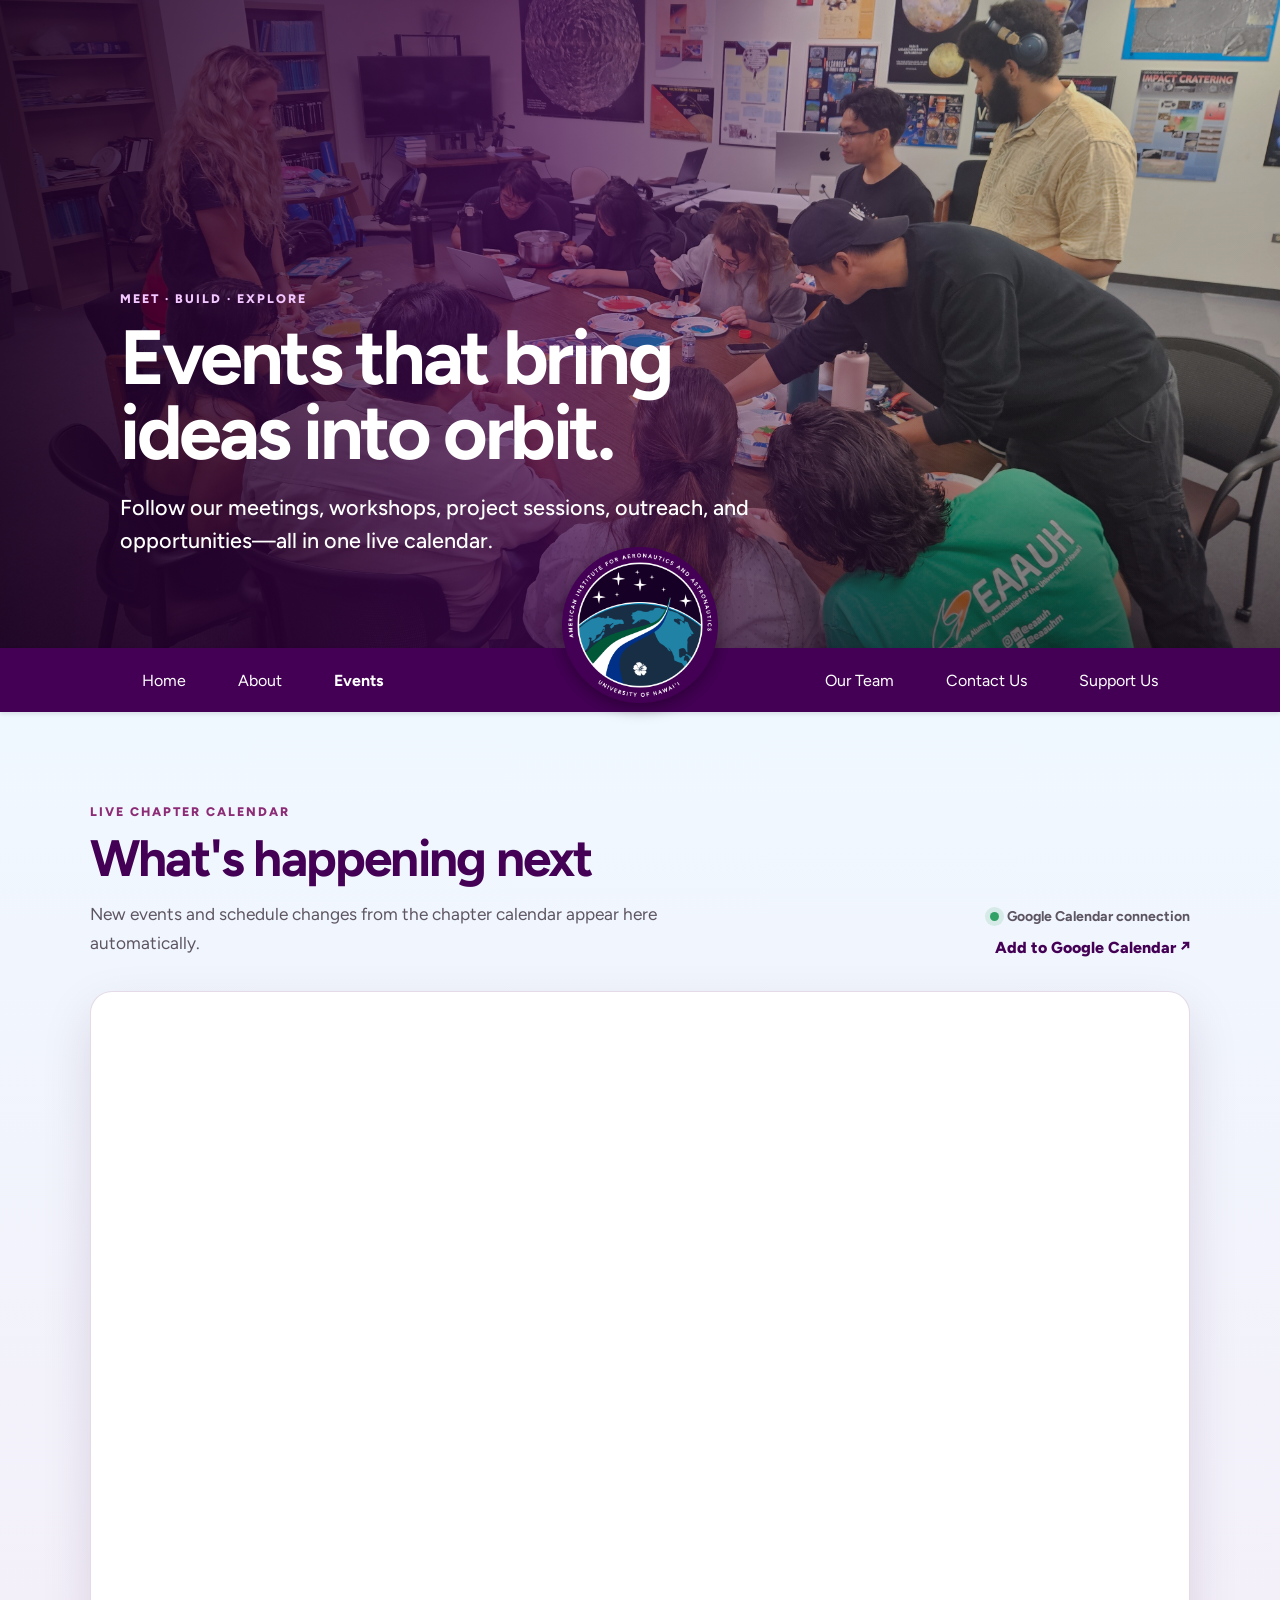
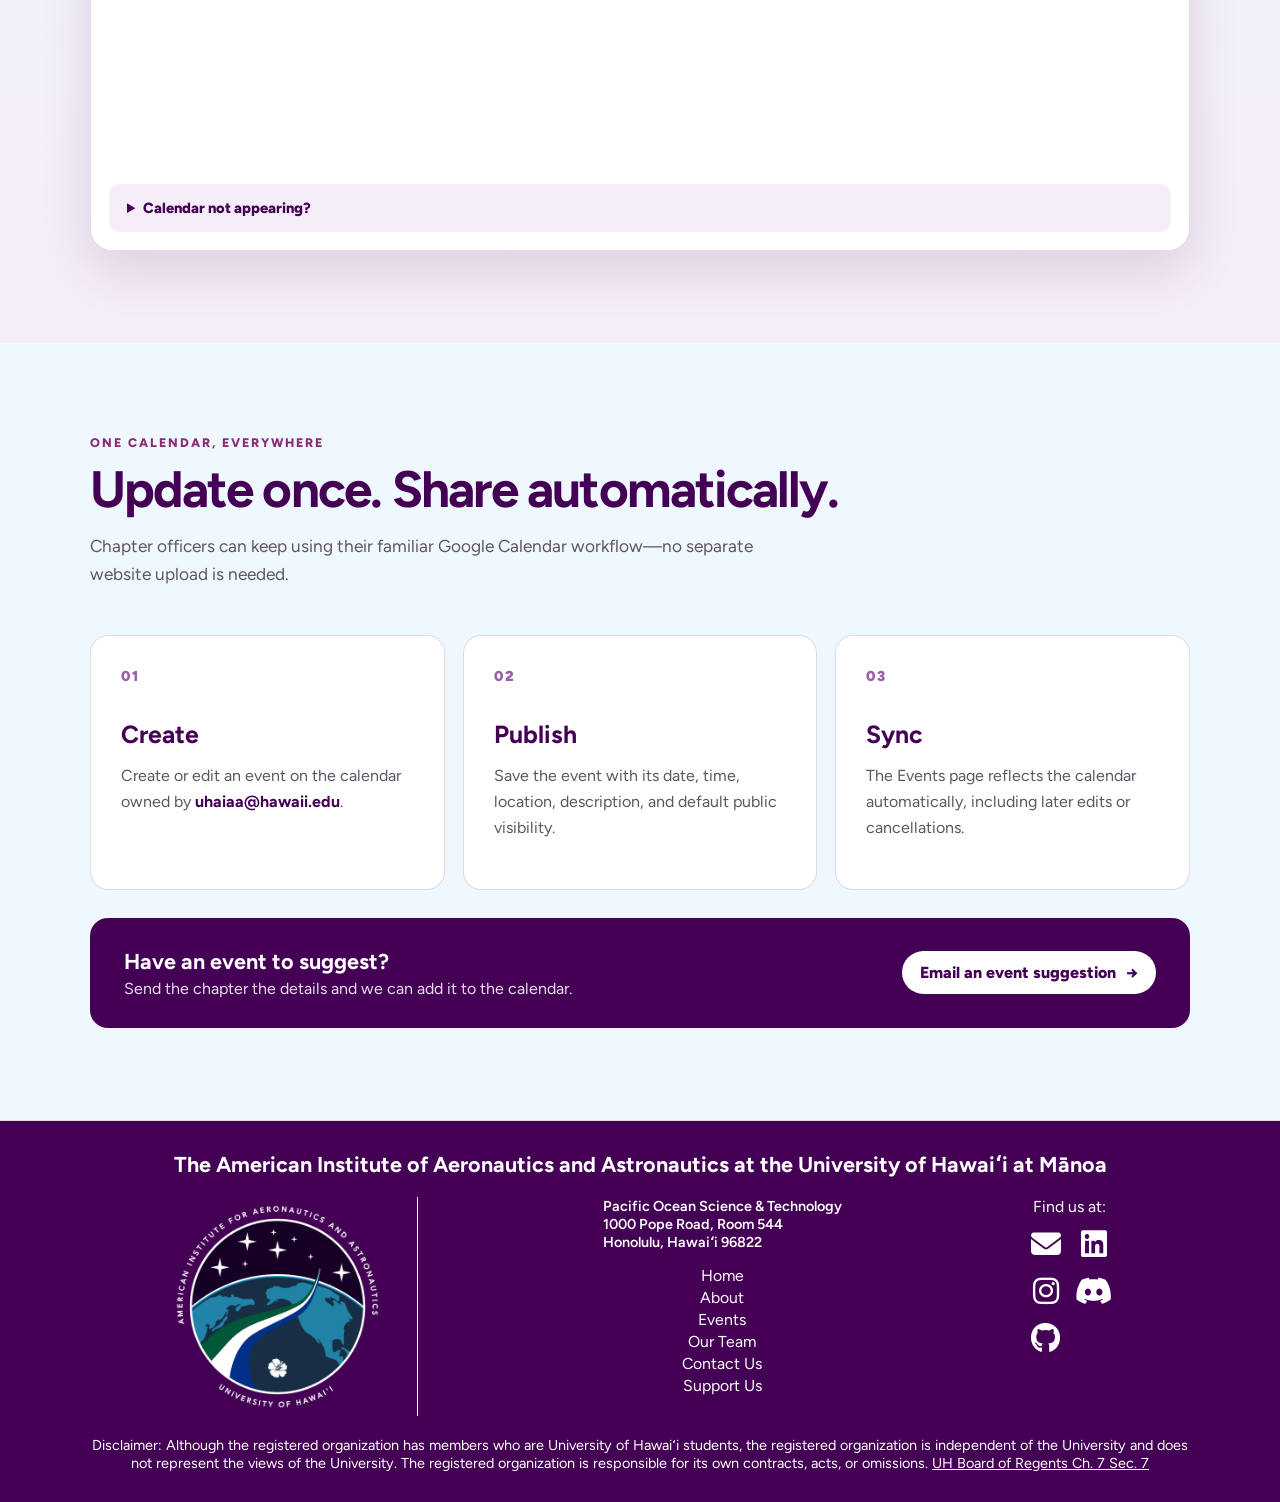
<file: events.html>
<!DOCTYPE html>
<html lang="en">
    <head>
        <meta charset="UTF-8" />
        <meta name="viewport" content="width=device-width, initial-scale=1.0" />
        <title>Events | AIAA at UH Mānoa</title>
        <meta name="description" content="See upcoming meetings, workshops, outreach, and aerospace events from the AIAA student branch at the University of Hawaiʻi at Mānoa." />
        <meta name="robots" content="index, follow, max-image-preview:large, max-snippet:-1, max-video-preview:-1" />
        <link rel="canonical" href="https://uhaiaa.github.io/uhaiaa-website/events.html" />
        <link rel="sitemap" type="application/xml" href="https://uhaiaa.github.io/uhaiaa-website/sitemap.xml" />
        <meta property="og:type" content="website" />
        <meta property="og:site_name" content="AIAA at UH Mānoa" />
        <meta property="og:title" content="Events | AIAA at UH Mānoa" />
        <meta property="og:description" content="See upcoming meetings, workshops, outreach, and aerospace events from AIAA at UH Mānoa." />
        <meta property="og:url" content="https://uhaiaa.github.io/uhaiaa-website/events.html" />
        <meta property="og:image" content="https://uhaiaa.github.io/uhaiaa-website/image/Slide4Pic.jpg" />
        <meta property="og:image:alt" content="AIAA at UH Mānoa members gathering for a chapter activity" />
        <meta property="og:locale" content="en_US" />
        <meta name="twitter:card" content="summary_large_image" />
        <meta name="twitter:title" content="Events | AIAA at UH Mānoa" />
        <meta name="twitter:description" content="See upcoming meetings, workshops, outreach, and aerospace events from AIAA at UH Mānoa." />
        <meta name="twitter:image" content="https://uhaiaa.github.io/uhaiaa-website/image/Slide4Pic.jpg" />
        <link rel="preconnect" href="https://fonts.googleapis.com">
        <link rel="preconnect" href="https://fonts.gstatic.com" crossorigin>
        <link href="https://fonts.googleapis.com/css2?family=Figtree:wght@400;500;600;700;800;900&display=swap" rel="stylesheet">
        <link rel="stylesheet" href="css/style.css?v=9" />
        <link rel="icon" type="image/x-icon" href="image/favicon.ico"/>
        <link rel="icon" type="image/png" sizes="100x100" href="image/favicon-32x32.png" />
        <link rel="icon" type="image/png" sizes="16x16" href="image/favicon-16x16.png" />
        <link rel="apple-touch-icon" sizes="180x180" href="image/apple-touch-icon.png" />
        <link rel="manifest" href="site.webmanifest" />
        <meta name="theme-color" content="#440055" />
        <link rel="stylesheet" href="https://cdnjs.cloudflare.com/ajax/libs/font-awesome/6.5.0/css/all.min.css">
    </head>

    <body class="keno-home events-page">
        <header class="about-hero events-hero">
            <img src="image/Slide4Pic.jpg" alt="AIAA at UH Mānoa members gathering for a chapter activity">
            <div class="about-hero-shade"></div>
            <div class="container about-hero-copy">
                <p class="about-hero-eyebrow">Meet · Build · Explore</p>
                <h1>Events that bring ideas into orbit.</h1>
                <p>Follow our meetings, workshops, project sessions, outreach, and opportunities—all in one live calendar.</p>
            </div>
        </header>

        <div id="navbar">
            <div class="container navbar-content keno-navbar-content">
                <ul class="nav-links left-links">
                    <li><a href="index.html">Home</a></li>
                    <li><a href="about.html">About</a></li>
                    <li><a class="active" href="events.html?v=18">Events</a></li>
                </ul>

                <div class="brand center-logo">
                    <img src="image/branch-logo.png" alt="The AIAA at UHM Logo" class="navbar-logo">
                </div>

                <ul class="nav-links right-links">
                    <li><a href="our-team.html">Our Team</a></li>
                    <li><a href="contact-us.html">Contact Us</a></li>
                    <li><a href="support-us.html">Support Us</a></li>
                </ul>
            </div>
        </div>

        <main class="events-main">
            <section class="calendar-section page-section">
                <div class="container">
                    <div class="calendar-heading">
                        <div>
                            <p class="section-eyebrow">Live chapter calendar</p>
                            <h2>What's happening next</h2>
                            <p>New events and schedule changes from the chapter calendar appear here automatically.</p>
                        </div>
                        <div class="calendar-actions">
                            <span class="calendar-live-pill"><span aria-hidden="true"></span> Google Calendar connection</span>
                            <a href="https://calendar.google.com/calendar/render?cid=uhaiaa%40hawaii.edu" target="_blank" rel="noopener noreferrer">Add to Google Calendar <span aria-hidden="true">↗</span></a>
                        </div>
                    </div>

                    <div class="calendar-shell">
                        <iframe
                            src="https://calendar.google.com/calendar/embed?height=760&amp;wkst=1&amp;bgcolor=%23ffffff&amp;ctz=Pacific%2FHonolulu&amp;showTitle=0&amp;showPrint=0&amp;showTabs=1&amp;showCalendars=0&amp;showTz=1&amp;mode=MONTH&amp;src=uhaiaa%40hawaii.edu&amp;color=%23440055"
                            title="AIAA at UH Mānoa events calendar"
                            loading="lazy"
                            frameborder="0"
                            scrolling="no">
                        </iframe>
                        <details class="calendar-setup-note">
                            <summary>Calendar not appearing?</summary>
                            <p>Sign in as <strong>uhaiaa@hawaii.edu</strong> on a computer, open Google Calendar's <strong>Settings and sharing</strong>, then under <strong>Access permissions for events</strong> choose <strong>Make available to public</strong> and <strong>See all event details</strong>. If the option is unavailable, a UH Google Workspace administrator must enable public sharing.</p>
                        </details>
                        <noscript>
                            <p class="calendar-fallback">Enable JavaScript or <a href="https://calendar.google.com/calendar/render?cid=uhaiaa%40hawaii.edu">open the chapter calendar in Google Calendar</a>.</p>
                        </noscript>
                    </div>
                </div>
            </section>

            <section class="calendar-sync-section page-section">
                <div class="container">
                    <div class="calendar-sync-heading">
                        <p class="section-eyebrow">One calendar, everywhere</p>
                        <h2>Update once. Share automatically.</h2>
                        <p>Chapter officers can keep using their familiar Google Calendar workflow—no separate website upload is needed.</p>
                    </div>

                    <div class="sync-grid">
                        <article class="sync-card">
                            <span>01</span>
                            <h3>Create</h3>
                            <p>Create or edit an event on the calendar owned by <strong>uhaiaa@hawaii.edu</strong>.</p>
                        </article>
                        <article class="sync-card">
                            <span>02</span>
                            <h3>Publish</h3>
                            <p>Save the event with its date, time, location, description, and default public visibility.</p>
                        </article>
                        <article class="sync-card">
                            <span>03</span>
                            <h3>Sync</h3>
                            <p>The Events page reflects the calendar automatically, including later edits or cancellations.</p>
                        </article>
                    </div>

                    <div class="event-help-strip">
                        <div>
                            <h3>Have an event to suggest?</h3>
                            <p>Send the chapter the details and we can add it to the calendar.</p>
                        </div>
                        <a href="mailto:uhaiaa@hawaii.edu?subject=Event%20suggestion%20for%20the%20AIAA%20calendar">Email an event suggestion <span aria-hidden="true">→</span></a>
                    </div>
                </div>
            </section>
        </main>

        <footer>
            <div class="container">
                <h1>The American Institute of Aeronautics and Astronautics at the University of Hawaiʻi at Mānoa</h1>
                <div class="flex-footer">
                    <img src="image/branch-logo.png" alt="The AIAA at UHM Branch Logo">
                    <div class="footer-index">
                        <p>
                            <a class="location-container" href="https://g.co/kgs/ecqR4Zi">
                                Pacific Ocean Science &amp; Technology<br>
                                1000 Pope Road, Room 544<br>
                                Honolulu, Hawaiʻi 96822
                            </a>
                        </p>
                        <ul>
                            <li><a href="index.html">Home</a></li>
                            <li><a href="about.html">About</a></li>
                            <li><a href="events.html?v=18">Events</a></li>
                            <li><a href="our-team.html">Our Team</a></li>
                            <li><a href="contact-us.html">Contact Us</a></li>
                            <li><a href="support-us.html">Support Us</a></li>
                        </ul>
                    </div>
                    <div class="online-presence">
                        <ul class="media-links">
                            <li>Find us at:</li>
                            <div class="social-container">
                                <li><a href="mailto:uhaiaa@hawaii.edu" class="fa fa-envelope" aria-label="Email AIAA at UH Mānoa"></a></li>
                                <li><a href="https://www.linkedin.com/company/uhaiaa" class="fa-brands fa-linkedin" aria-label="AIAA at UH Mānoa on LinkedIn"></a></li>
                                <li><a href="https://www.instagram.com/uh_aiaa/" class="fa-brands fa-instagram" aria-label="AIAA at UH Mānoa on Instagram"></a></li>
                                <div class="button-tip">
                                    <li><a href="#" class="fa-brands fa-discord" aria-label="AIAA at UH Mānoa Discord"></a></li>
                                    <span class="button-tip-text">Currently, invitations are given only through email request.</span>
                                </div>
                                <li><a href="" class="fa-brands fa-github" aria-label="AIAA at UH Mānoa on GitHub"></a></li>
                            </div>
                        </ul>
                    </div>
                </div>
                <p class="university-disclaimer">
                    Disclaimer: Although the registered organization has members who are University of Hawaiʻi students, the registered organization is independent of the University and does not represent the views of the University. The registered organization is responsible for its own contracts, acts, or omissions.
                    <a href="https://www.hawaii.edu/policy/archives/bor/borpch7.pdf">UH Board of Regents Ch. 7 Sec. 7</a>
                </p>
            </div>
        </footer>

        <script>
            const navbar = document.getElementById('navbar');
            const pageHeader = document.querySelector('header');
            let logoAnimationFrame;

            function updateNavbarLogo() {
                const stickyPoint = pageHeader.offsetHeight;
                const progress = Math.min(Math.max(window.scrollY / stickyPoint, 0), 1);
                const expandedSize = window.innerWidth < 760 ? 100 : 156;
                const compactSize = window.innerWidth < 760 ? 40 : 46;
                const logoSize = expandedSize - ((expandedSize - compactSize) * progress);

                navbar.style.setProperty('--logo-size', `${logoSize}px`);
                navbar.classList.toggle('is-stuck', window.scrollY >= stickyPoint - 1);
                logoAnimationFrame = null;
            }

            function requestNavbarLogoUpdate() {
                if (!logoAnimationFrame) {
                    logoAnimationFrame = window.requestAnimationFrame(updateNavbarLogo);
                }
            }

            window.addEventListener('scroll', requestNavbarLogoUpdate, { passive: true });
            window.addEventListener('resize', requestNavbarLogoUpdate);
            updateNavbarLogo();
        </script>
    </body>
</html>
</file>
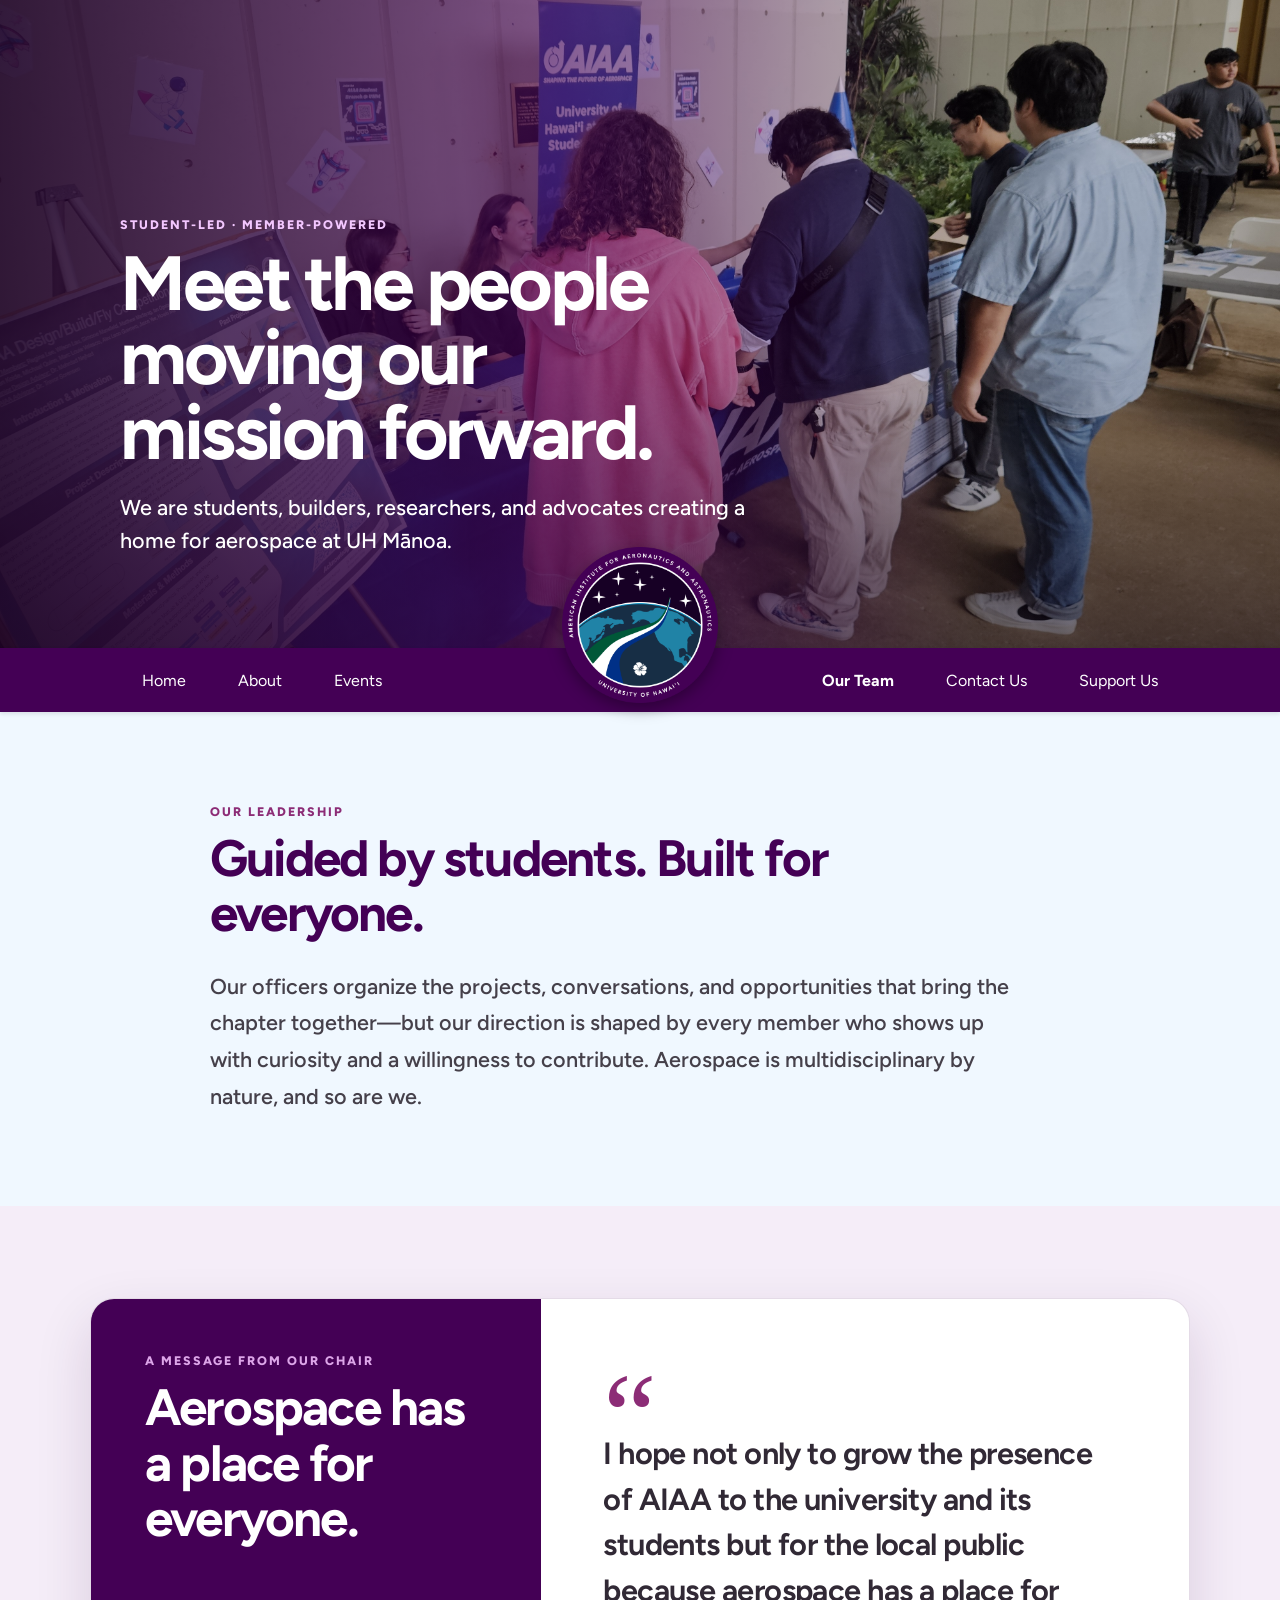
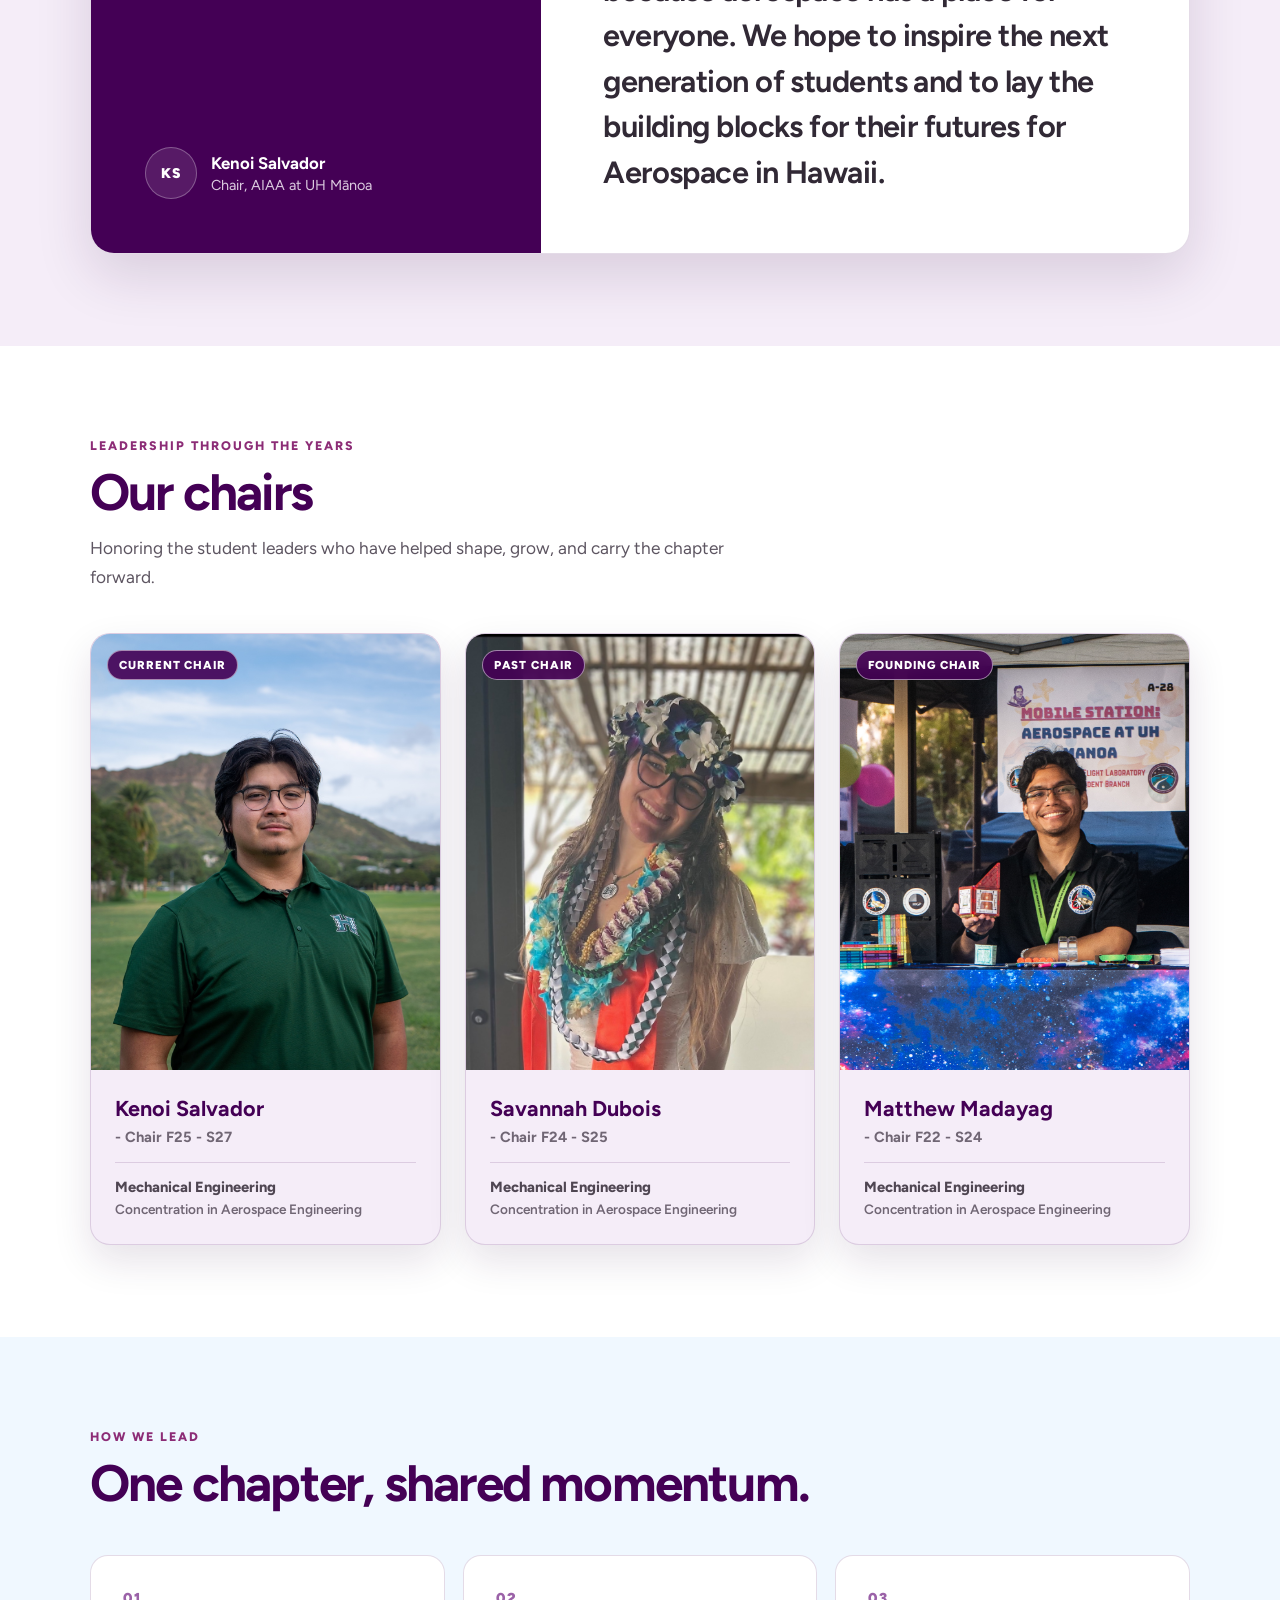
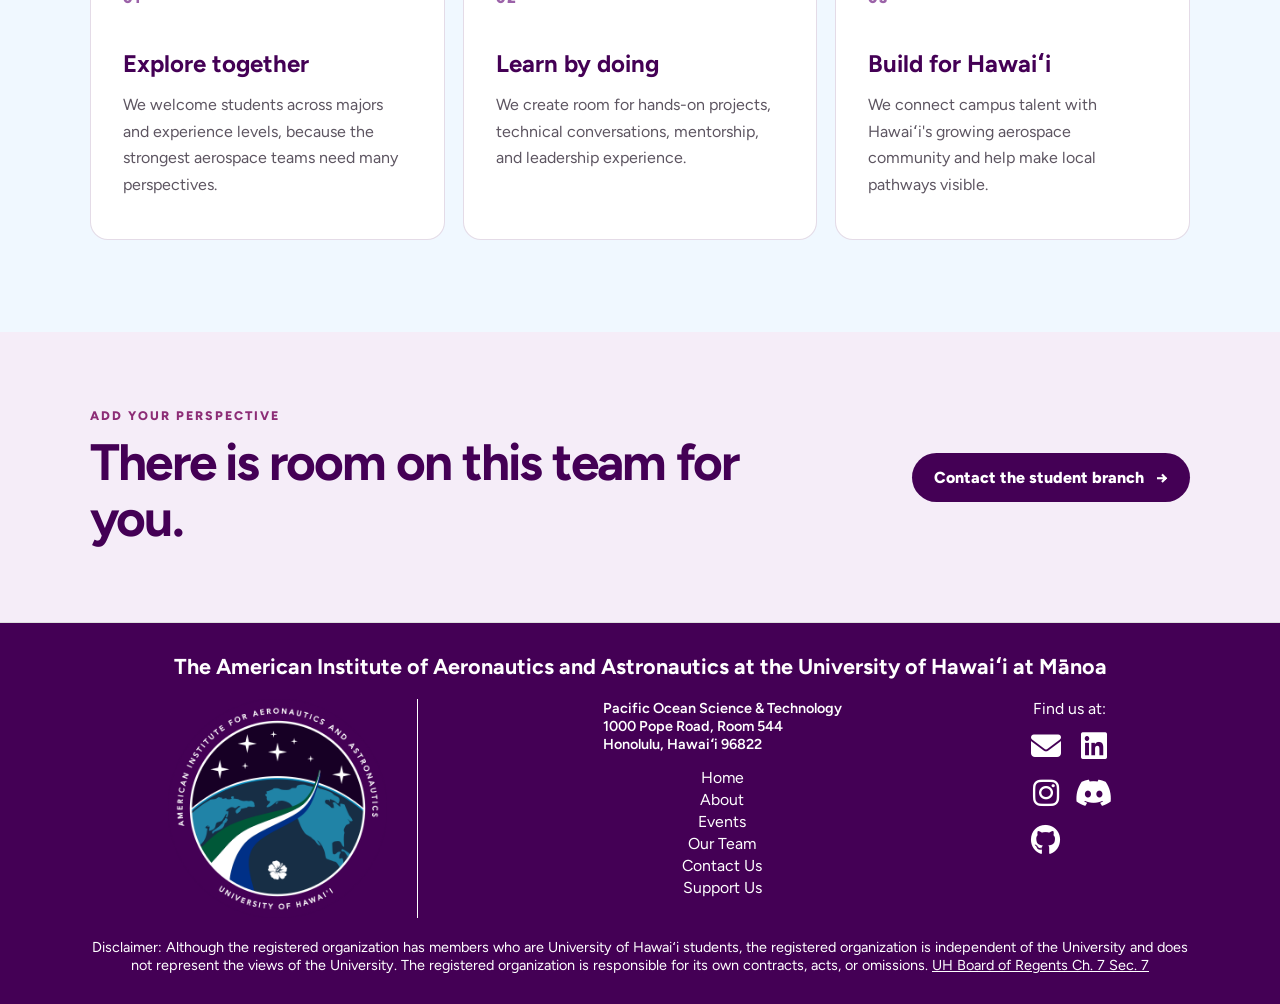
<file: our-team.html>
<!DOCTYPE html>
<html lang="en">
    <head>
        <meta charset="UTF-8" />
        <meta name="viewport" content="width=device-width, initial-scale=1.0" />
        <title>Our Team | AIAA at UH Mānoa</title>
        <meta name="description" content="Meet the student leadership and community behind the AIAA student branch at the University of Hawaiʻi at Mānoa." />
        <meta name="robots" content="index, follow, max-image-preview:large, max-snippet:-1, max-video-preview:-1" />
        <link rel="canonical" href="https://uhaiaa.github.io/uhaiaa-website/our-team.html" />
        <link rel="sitemap" type="application/xml" href="https://uhaiaa.github.io/uhaiaa-website/sitemap.xml" />
        <meta property="og:type" content="website" />
        <meta property="og:site_name" content="AIAA at UH Mānoa" />
        <meta property="og:title" content="Our Team | AIAA at UH Mānoa" />
        <meta property="og:description" content="Meet the student leaders and former chairs building an aerospace community at UH Mānoa." />
        <meta property="og:url" content="https://uhaiaa.github.io/uhaiaa-website/our-team.html" />
        <meta property="og:image" content="https://uhaiaa.github.io/uhaiaa-website/image/Slide5Pic.JPG" />
        <meta property="og:image:alt" content="AIAA at UH Mānoa members welcoming students at a campus event" />
        <meta property="og:locale" content="en_US" />
        <meta name="twitter:card" content="summary_large_image" />
        <meta name="twitter:title" content="Our Team | AIAA at UH Mānoa" />
        <meta name="twitter:description" content="Meet the student leaders and former chairs building an aerospace community at UH Mānoa." />
        <meta name="twitter:image" content="https://uhaiaa.github.io/uhaiaa-website/image/Slide5Pic.JPG" />
        <link rel="preconnect" href="https://fonts.googleapis.com">
        <link rel="preconnect" href="https://fonts.gstatic.com" crossorigin>
        <link href="https://fonts.googleapis.com/css2?family=Figtree:wght@400;500;600;700;800;900&display=swap" rel="stylesheet">
        <link rel="stylesheet" href="css/style.css?v=20" />
        <link rel="icon" type="image/x-icon" href="image/favicon.ico"/>
        <link rel="icon" type="image/png" sizes="100x100" href="image/favicon-32x32.png" />
        <link rel="icon" type="image/png" sizes="16x16" href="image/favicon-16x16.png" />
        <link rel="apple-touch-icon" sizes="180x180" href="image/apple-touch-icon.png" />
        <link rel="manifest" href="site.webmanifest" />
        <meta name="theme-color" content="#440055" />
        <link rel="stylesheet" href="https://cdnjs.cloudflare.com/ajax/libs/font-awesome/6.5.0/css/all.min.css">
    </head>

    <body class="keno-home team-page">
        <header class="about-hero team-hero">
            <img src="image/Slide5Pic.JPG" alt="AIAA at UH Mānoa members welcoming students at a campus event">
            <div class="about-hero-shade"></div>
            <div class="container about-hero-copy">
                <p class="about-hero-eyebrow">Student-led · Member-powered</p>
                <h1>Meet the people moving our mission forward.</h1>
                <p>We are students, builders, researchers, and advocates creating a home for aerospace at UH Mānoa.</p>
            </div>
        </header>

        <div id="navbar">
            <div class="container navbar-content keno-navbar-content">
                <ul class="nav-links left-links">
                    <li><a href="index.html">Home</a></li>
                    <li><a href="about.html">About</a></li>
                    <li><a href="events.html?v=18">Events</a></li>
                </ul>

                <div class="brand center-logo">
                    <img src="image/branch-logo.png" alt="The AIAA at UHM Logo" class="navbar-logo">
                </div>

                <ul class="nav-links right-links">
                    <li><a class="active" href="our-team.html">Our Team</a></li>
                    <li><a href="contact-us.html">Contact Us</a></li>
                    <li><a href="support-us.html">Support Us</a></li>
                </ul>
            </div>
        </div>

        <main class="team-main">
            <section class="team-intro page-section">
                <div class="container team-narrow">
                    <p class="section-eyebrow">Our leadership</p>
                    <h2>Guided by students. Built for everyone.</h2>
                    <p>
                        Our officers organize the projects, conversations, and opportunities that bring the chapter together—but our direction is shaped by every member who shows up with curiosity and a willingness to contribute. Aerospace is multidisciplinary by nature, and so are we.
                    </p>
                </div>
            </section>

            <section class="chair-message-section page-section">
                <div class="container">
                    <article class="chair-message-card">
                        <div class="chair-message-meta">
                            <p class="section-eyebrow">A message from our chair</p>
                            <h2>Aerospace has a place for everyone.</h2>
                            <div class="chair-signature">
                                <span aria-hidden="true">KS</span>
                                <div>
                                    <strong>Kenoi Salvador</strong>
                                    <p>Chair, AIAA at UH Mānoa</p>
                                </div>
                            </div>
                        </div>

                        <blockquote>
                            <span class="quote-mark" aria-hidden="true">“</span>
                            <p>I hope not only to grow the presence of AIAA to the university and its students but for the local public because aerospace has a place for everyone. We hope to inspire the next generation of students and to lay the building blocks for their futures for Aerospace in Hawaii.</p>
                        </blockquote>
                    </article>
                </div>
            </section>

            <section id="chairs" class="leadership-history-section page-section">
                <div class="container">
                    <div class="leadership-history-heading">
                        <p class="section-eyebrow">Leadership through the years</p>
                        <h2>Our chairs</h2>
                        <p>Honoring the student leaders who have helped shape, grow, and carry the chapter forward.</p>
                    </div>

                    <div class="leadership-history-grid">
                        <figure class="leadership-profile-card">
                            <div class="leadership-profile-image">
                                <img src="image/kenoi-salvador-chair.jpg" alt="Portrait of Kenoi Salvador, chair of AIAA at UH Mānoa" loading="lazy">
                                <span>Current chair</span>
                            </div>
                            <figcaption>
                                <h3>Kenoi Salvador <span>- Chair F25 - S27</span></h3>
                                <p class="leadership-profile-degree">Mechanical Engineering <span>Concentration in Aerospace Engineering</span></p>
                            </figcaption>
                        </figure>

                        <figure class="leadership-profile-card leadership-profile-card--savannah">
                            <div class="leadership-profile-image">
                                <img src="image/savannah-dubois-chair.jpeg" alt="Portrait of Savannah Dubois, former chair of AIAA at UH Mānoa" loading="lazy">
                                <span>Past chair</span>
                            </div>
                            <figcaption>
                                <h3>Savannah Dubois <span>- Chair F24 - S25</span></h3>
                                <p class="leadership-profile-degree">Mechanical Engineering <span>Concentration in Aerospace Engineering</span></p>
                            </figcaption>
                        </figure>

                        <figure class="leadership-profile-card leadership-profile-card--matthew">
                            <div class="leadership-profile-image">
                                <img src="image/matthew-madayag-founding-chair.jpg" alt="Portrait of Matthew Madayag, founding chair of AIAA at UH Mānoa" loading="lazy">
                                <span>Founding chair</span>
                            </div>
                            <figcaption>
                                <h3>Matthew Madayag <span>- Chair F22 - S24</span></h3>
                                <p class="leadership-profile-degree">Mechanical Engineering <span>Concentration in Aerospace Engineering</span></p>
                            </figcaption>
                        </figure>
                    </div>
                </div>
            </section>

            <section class="team-values-section page-section">
                <div class="container">
                    <div class="team-values-heading">
                        <p class="section-eyebrow">How we lead</p>
                        <h2>One chapter, shared momentum.</h2>
                    </div>
                    <div class="team-values-grid">
                        <article>
                            <span>01</span>
                            <h3>Explore together</h3>
                            <p>We welcome students across majors and experience levels, because the strongest aerospace teams need many perspectives.</p>
                        </article>
                        <article>
                            <span>02</span>
                            <h3>Learn by doing</h3>
                            <p>We create room for hands-on projects, technical conversations, mentorship, and leadership experience.</p>
                        </article>
                        <article>
                            <span>03</span>
                            <h3>Build for Hawaiʻi</h3>
                            <p>We connect campus talent with Hawaiʻi's growing aerospace community and help make local pathways visible.</p>
                        </article>
                    </div>
                </div>
            </section>

            <section class="about-cta team-cta">
                <div class="container about-cta-inner">
                    <div>
                        <p class="section-eyebrow">Add your perspective</p>
                        <h2>There is room on this team for you.</h2>
                    </div>
                    <a class="about-cta-button" href="contact-us.html">Contact the student branch <span aria-hidden="true">→</span></a>
                </div>
            </section>
        </main>

        <footer>
            <div class="container">
                <h1>The American Institute of Aeronautics and Astronautics at the University of Hawaiʻi at Mānoa</h1>
                <div class="flex-footer">
                    <img src="image/branch-logo.png" alt="The AIAA at UHM Branch Logo">
                    <div class="footer-index">
                        <p>
                            <a class="location-container" href="https://g.co/kgs/ecqR4Zi">
                                Pacific Ocean Science &amp; Technology<br>
                                1000 Pope Road, Room 544<br>
                                Honolulu, Hawaiʻi 96822
                            </a>
                        </p>
                        <ul>
                            <li><a href="index.html">Home</a></li>
                            <li><a href="about.html">About</a></li>
                            <li><a href="events.html?v=18">Events</a></li>
                            <li><a href="our-team.html">Our Team</a></li>
                            <li><a href="contact-us.html">Contact Us</a></li>
                            <li><a href="support-us.html">Support Us</a></li>
                        </ul>
                    </div>
                    <div class="online-presence">
                        <ul class="media-links">
                            <li>Find us at:</li>
                            <div class="social-container">
                                <li><a href="mailto:uhaiaa@hawaii.edu" class="fa fa-envelope" aria-label="Email AIAA at UH Mānoa"></a></li>
                                <li><a href="https://www.linkedin.com/company/uhaiaa" class="fa-brands fa-linkedin" aria-label="AIAA at UH Mānoa on LinkedIn"></a></li>
                                <li><a href="https://www.instagram.com/uh_aiaa/" class="fa-brands fa-instagram" aria-label="AIAA at UH Mānoa on Instagram"></a></li>
                                <div class="button-tip">
                                    <li><a href="#" class="fa-brands fa-discord" aria-label="AIAA at UH Mānoa Discord"></a></li>
                                    <span class="button-tip-text">Currently, invitations are given only through email request.</span>
                                </div>
                                <li><a href="" class="fa-brands fa-github" aria-label="AIAA at UH Mānoa on GitHub"></a></li>
                            </div>
                        </ul>
                    </div>
                </div>
                <p class="university-disclaimer">
                    Disclaimer: Although the registered organization has members who are University of Hawaiʻi students, the registered organization is independent of the University and does not represent the views of the University. The registered organization is responsible for its own contracts, acts, or omissions.
                    <a href="https://www.hawaii.edu/policy/archives/bor/borpch7.pdf">UH Board of Regents Ch. 7 Sec. 7</a>
                </p>
            </div>
        </footer>

        <script>
            const navbar = document.getElementById('navbar');
            const pageHeader = document.querySelector('header');
            let logoAnimationFrame;

            function updateNavbarLogo() {
                const stickyPoint = pageHeader.offsetHeight;
                const progress = Math.min(Math.max(window.scrollY / stickyPoint, 0), 1);
                const expandedSize = window.innerWidth < 760 ? 100 : 156;
                const compactSize = window.innerWidth < 760 ? 40 : 46;
                const logoSize = expandedSize - ((expandedSize - compactSize) * progress);

                navbar.style.setProperty('--logo-size', `${logoSize}px`);
                navbar.classList.toggle('is-stuck', window.scrollY >= stickyPoint - 1);
                logoAnimationFrame = null;
            }

            function requestNavbarLogoUpdate() {
                if (!logoAnimationFrame) {
                    logoAnimationFrame = window.requestAnimationFrame(updateNavbarLogo);
                }
            }

            window.addEventListener('scroll', requestNavbarLogoUpdate, { passive: true });
            window.addEventListener('resize', requestNavbarLogoUpdate);
            updateNavbarLogo();
        </script>
    </body>
</html>
</file>
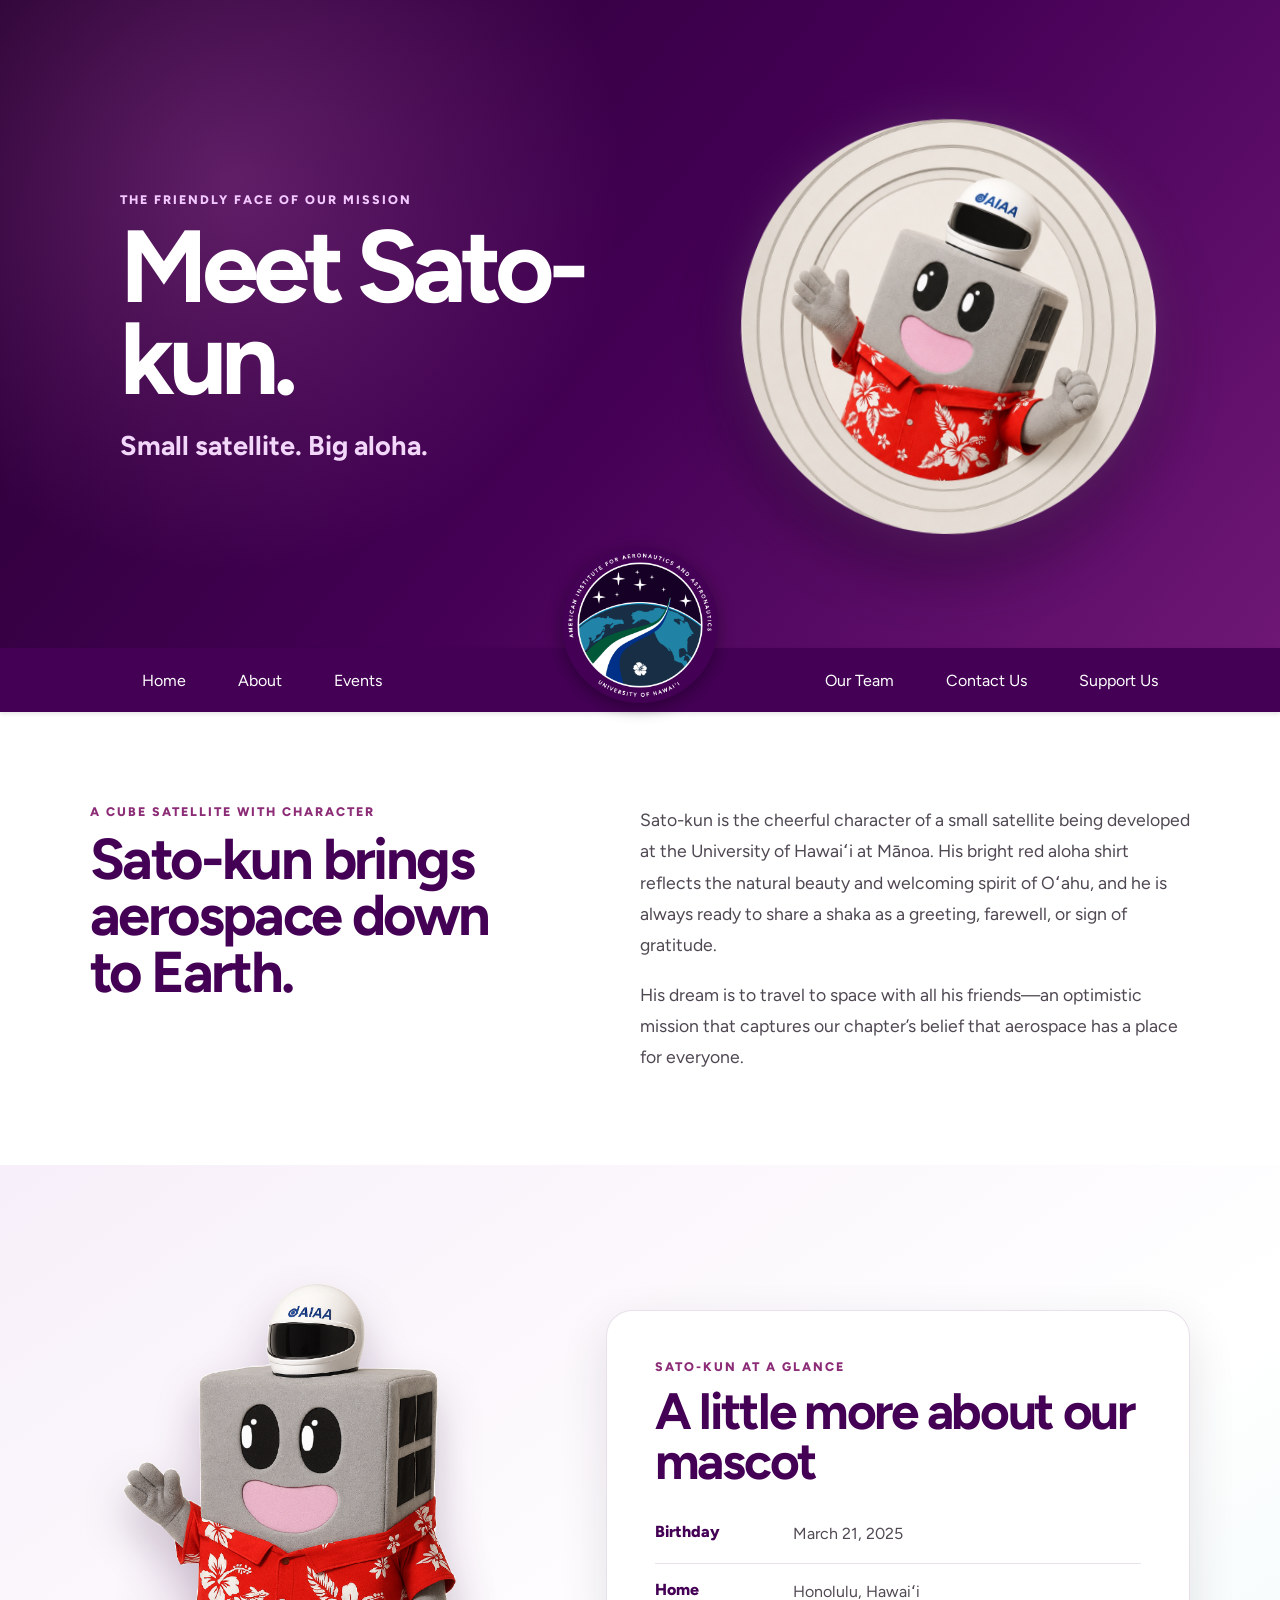
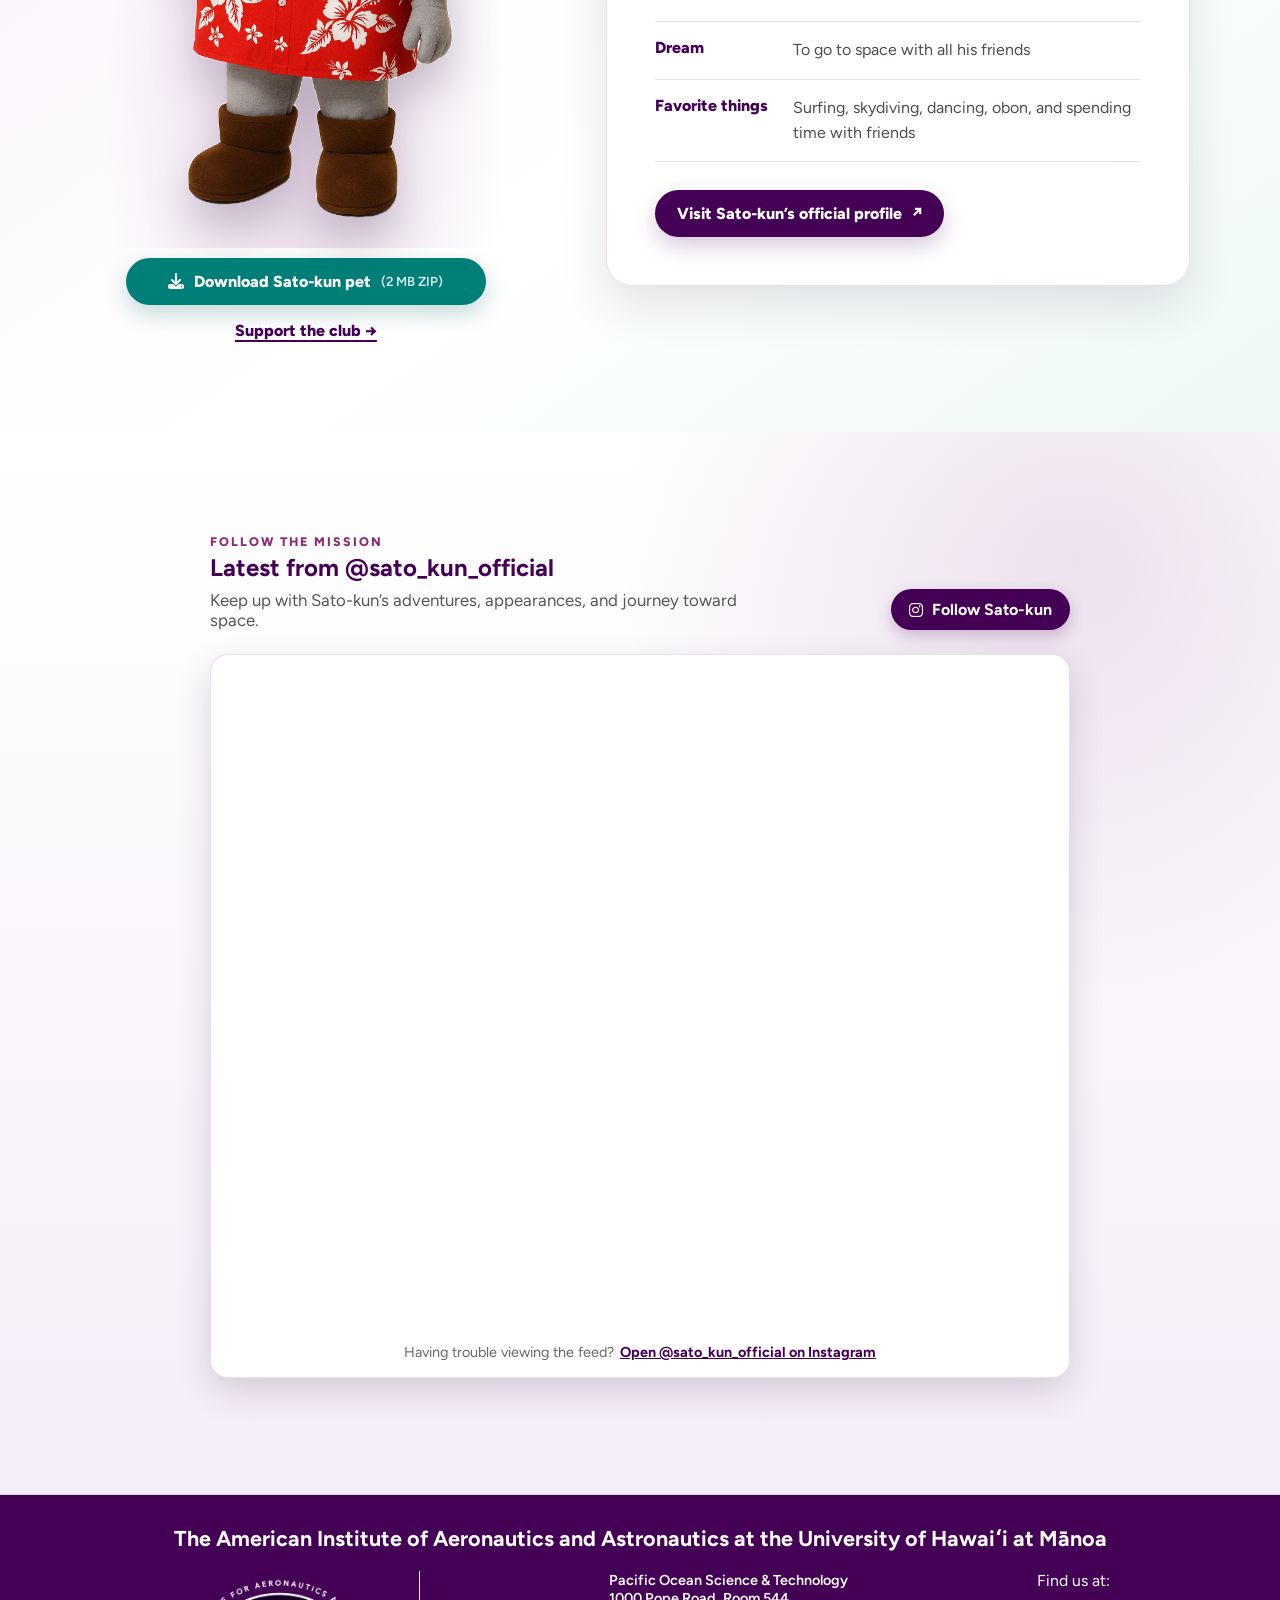
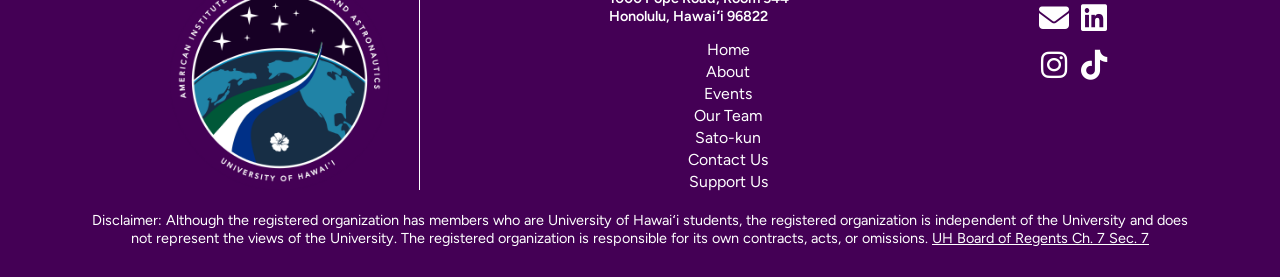
<file: sato-kun.html>
<!DOCTYPE html>
<html lang="en">
    <head>
        <meta charset="UTF-8" />
        <meta name="viewport" content="width=device-width, initial-scale=1.0" />
        <title>Sato-kun | AIAA at UH Mānoa</title>
        <meta name="description" content="Meet Sato-kun, the cheerful cube satellite mascot of the AIAA student branch at the University of Hawaiʻi at Mānoa." />
        <meta name="robots" content="index, follow, max-image-preview:large, max-snippet:-1, max-video-preview:-1" />
        <link rel="canonical" href="https://uhaiaa.github.io/uhaiaa-website/sato-kun.html" />
        <link rel="sitemap" type="application/xml" href="https://uhaiaa.github.io/uhaiaa-website/sitemap.xml" />
        <meta property="og:type" content="website" />
        <meta property="og:site_name" content="AIAA at UH Mānoa" />
        <meta property="og:title" content="Meet Sato-kun | AIAA at UH Mānoa" />
        <meta property="og:description" content="Meet Sato-kun, the cheerful cube satellite mascot supporting aerospace students at UH Mānoa." />
        <meta property="og:url" content="https://uhaiaa.github.io/uhaiaa-website/sato-kun.html" />
        <meta property="og:image" content="https://uhaiaa.github.io/uhaiaa-website/image/sato-kun-mascot.jpg" />
        <meta property="og:image:alt" content="Sato-kun waving in a red aloha shirt and AIAA helmet" />
        <meta property="og:locale" content="en_US" />
        <meta name="twitter:card" content="summary_large_image" />
        <meta name="twitter:title" content="Meet Sato-kun | AIAA at UH Mānoa" />
        <meta name="twitter:description" content="Meet Sato-kun, the cheerful cube satellite mascot supporting aerospace students at UH Mānoa." />
        <meta name="twitter:image" content="https://uhaiaa.github.io/uhaiaa-website/image/sato-kun-mascot.jpg" />
        <link rel="preconnect" href="https://fonts.googleapis.com">
        <link rel="preconnect" href="https://fonts.gstatic.com" crossorigin>
        <link href="https://fonts.googleapis.com/css2?family=Figtree:wght@400;500;600;700;800;900&display=swap" rel="stylesheet">
        <link rel="stylesheet" href="css/style.css?v=29" />
        <link rel="icon" type="image/x-icon" href="image/favicon.ico"/>
        <link rel="icon" type="image/png" sizes="32x32" href="image/favicon-32x32.png" />
        <link rel="icon" type="image/png" sizes="16x16" href="image/favicon-16x16.png" />
        <link rel="apple-touch-icon" sizes="180x180" href="image/apple-touch-icon.png" />
        <link rel="manifest" href="site.webmanifest" />
        <meta name="theme-color" content="#440055" />
        <link rel="stylesheet" href="https://cdnjs.cloudflare.com/ajax/libs/font-awesome/6.5.0/css/all.min.css">
    </head>

    <body class="keno-home mascot-page">
        <header class="mascot-hero">
            <div class="container mascot-hero-grid">
                <div class="mascot-hero-copy">
                    <p class="about-hero-eyebrow">The friendly face of our mission</p>
                    <h1>Meet Sato-kun.</h1>
                    <p>Small satellite. Big aloha.</p>
                </div>
                <div class="mascot-hero-portrait">
                    <img src="image/sato-kun-mascot.jpg" alt="Sato-kun waving while wearing a red aloha shirt and AIAA helmet">
                </div>
            </div>
        </header>

        <div id="navbar">
            <div class="container navbar-content keno-navbar-content">
                <ul class="nav-links left-links">
                    <li><a href="index.html">Home</a></li>
                    <li><a href="about.html">About</a></li>
                    <li><a href="events.html?v=18">Events</a></li>
                </ul>
                <div class="brand center-logo"><img src="image/branch-logo.png" alt="The AIAA at UHM Logo" class="navbar-logo"></div>
                <ul class="nav-links right-links">
                    <li><a href="our-team.html">Our Team</a></li>
                    <li><a href="contact-us.html">Contact Us</a></li>
                    <li><a href="support-us.html">Support Us</a></li>
                </ul>
            </div>
        </div>

        <main class="mascot-main">
            <section class="mascot-story-section page-section">
                <div class="container mascot-story-grid">
                    <div class="mascot-story-heading">
                        <p class="section-eyebrow">A cube satellite with character</p>
                        <h2>Sato-kun brings aerospace down to Earth.</h2>
                    </div>
                    <div class="mascot-story-copy">
                        <p>Sato-kun is the cheerful character of a small satellite being developed at the University of Hawaiʻi at Mānoa. His bright red aloha shirt reflects the natural beauty and welcoming spirit of Oʻahu, and he is always ready to share a shaka as a greeting, farewell, or sign of gratitude.</p>
                        <p>His dream is to travel to space with all his friends—an optimistic mission that captures our chapter’s belief that aerospace has a place for everyone.</p>
                    </div>
                </div>
            </section>

            <section class="mascot-profile-section page-section">
                <div class="container mascot-profile-grid">
                    <div class="mascot-image-column">
                        <div class="mascot-full-image is-transparent">
                            <img src="image/sato-kun-transparent.png?v=24" alt="Full-body portrait of Sato-kun, the AIAA at UH Mānoa mascot, waving in a red aloha shirt" loading="lazy">
                        </div>
                        <div class="mascot-image-actions">
                            <a class="mascot-download-button" href="downloads/sato-kun-codex-pet.zip" download>
                                <i class="fa-solid fa-download" aria-hidden="true"></i>
                                Download Sato-kun pet <span>(2 MB ZIP)</span>
                            </a>
                            <a class="mascot-support-link" href="support-us.html">Support the club <span aria-hidden="true">→</span></a>
                        </div>
                    </div>
                    <div class="mascot-facts-card">
                        <p class="section-eyebrow">Sato-kun at a glance</p>
                        <h2>A little more about our mascot</h2>
                        <dl>
                            <div><dt>Birthday</dt><dd>March 21, 2025</dd></div>
                            <div><dt>Home</dt><dd>Honolulu, Hawaiʻi</dd></div>
                            <div><dt>Dream</dt><dd>To go to space with all his friends</dd></div>
                            <div><dt>Favorite things</dt><dd>Surfing, skydiving, dancing, obon, and spending time with friends</dd></div>
                        </dl>
                        <a class="mascot-official-button" href="https://yurugp.jp/characters/4441" target="_blank" rel="noopener noreferrer">Visit Sato-kun’s official profile <span aria-hidden="true">↗</span></a>
                    </div>
                </div>
            </section>

            <section id="sato-instagram" class="mascot-instagram-section">
                <div class="container">
                    <div class="instagram-section-header">
                        <div>
                            <p class="instagram-eyebrow">Follow the mission</p>
                            <h2>Latest from @sato_kun_official</h2>
                            <p>Keep up with Sato-kun’s adventures, appearances, and journey toward space.</p>
                        </div>
                        <a class="instagram-follow-button" href="https://www.instagram.com/sato_kun_official/" target="_blank" rel="noopener noreferrer">
                            <i class="fa-brands fa-instagram" aria-hidden="true"></i>
                            Follow Sato-kun
                        </a>
                    </div>
                    <div class="instagram-frame-shell">
                        <iframe
                            src="https://www.instagram.com/sato_kun_official/embed"
                            title="Recent Instagram posts from @sato_kun_official"
                            loading="lazy"
                            scrolling="no"
                            frameborder="0"
                            sandbox="allow-scripts allow-same-origin allow-popups allow-forms"
                            referrerpolicy="strict-origin-when-cross-origin"
                            allowtransparency="true">
                        </iframe>
                        <div class="instagram-fallback">
                            <p>Having trouble viewing the feed?</p>
                            <a href="https://www.instagram.com/sato_kun_official/" target="_blank" rel="noopener noreferrer">Open @sato_kun_official on Instagram</a>
                        </div>
                    </div>
                </div>
            </section>
        </main>

        <footer>
            <div class="container">
                <h1>The American Institute of Aeronautics and Astronautics at the University of Hawaiʻi at Mānoa</h1>
                <div class="flex-footer">
                    <img src="image/branch-logo.png" alt="The AIAA at UHM Branch Logo">
                    <div class="footer-index">
                        <p><a class="location-container" href="https://g.co/kgs/ecqR4Zi">Pacific Ocean Science &amp; Technology<br>1000 Pope Road, Room 544<br>Honolulu, Hawaiʻi 96822</a></p>
                        <ul>
                            <li><a href="index.html">Home</a></li>
                            <li><a href="about.html">About</a></li>
                            <li><a href="events.html?v=18">Events</a></li>
                            <li><a href="our-team.html">Our Team</a></li>
                            <li><a href="sato-kun.html?v=29">Sato-kun</a></li>
                            <li><a href="contact-us.html">Contact Us</a></li>
                            <li><a href="support-us.html">Support Us</a></li>
                        </ul>
                    </div>
                    <div class="online-presence">
                        <ul class="media-links">
                            <li>Find us at:</li>
                            <div class="social-container">
                                <li><a href="mailto:uhaiaa@hawaii.edu" class="fa fa-envelope" aria-label="Email AIAA at UH Mānoa"></a></li>
                                <li><a href="https://www.linkedin.com/company/uhaiaa" class="fa-brands fa-linkedin" aria-label="AIAA at UH Mānoa on LinkedIn"></a></li>
                                <li><a href="https://www.instagram.com/uh_aiaa/" class="fa-brands fa-instagram" aria-label="AIAA at UH Mānoa on Instagram"></a></li>
                                <li><a href="https://www.tiktok.com/@uh_aiaa" class="fa-brands fa-tiktok" aria-label="AIAA at UH Mānoa on TikTok"></a></li>
                            </div>
                        </ul>
                    </div>
                </div>
                <p class="university-disclaimer">Disclaimer: Although the registered organization has members who are University of Hawaiʻi students, the registered organization is independent of the University and does not represent the views of the University. The registered organization is responsible for its own contracts, acts, or omissions. <a href="https://www.hawaii.edu/policy/archives/bor/borpch7.pdf">UH Board of Regents Ch. 7 Sec. 7</a></p>
            </div>
        </footer>

        <script>
            const navbar = document.getElementById('navbar');
            const pageHeader = document.querySelector('header');
            let logoAnimationFrame;
            function updateNavbarLogo() {
                const stickyPoint = pageHeader.offsetHeight;
                const progress = Math.min(Math.max(window.scrollY / stickyPoint, 0), 1);
                const expandedSize = window.innerWidth < 760 ? 100 : 156;
                const compactSize = window.innerWidth < 760 ? 40 : 46;
                navbar.style.setProperty('--logo-size', `${expandedSize - ((expandedSize - compactSize) * progress)}px`);
                navbar.classList.toggle('is-stuck', window.scrollY >= stickyPoint - 1);
                logoAnimationFrame = null;
            }
            function requestNavbarLogoUpdate() { if (!logoAnimationFrame) logoAnimationFrame = window.requestAnimationFrame(updateNavbarLogo); }
            window.addEventListener('scroll', requestNavbarLogoUpdate, { passive: true });
            window.addEventListener('resize', requestNavbarLogoUpdate);
            updateNavbarLogo();
        </script>
    </body>
</html>
</file>
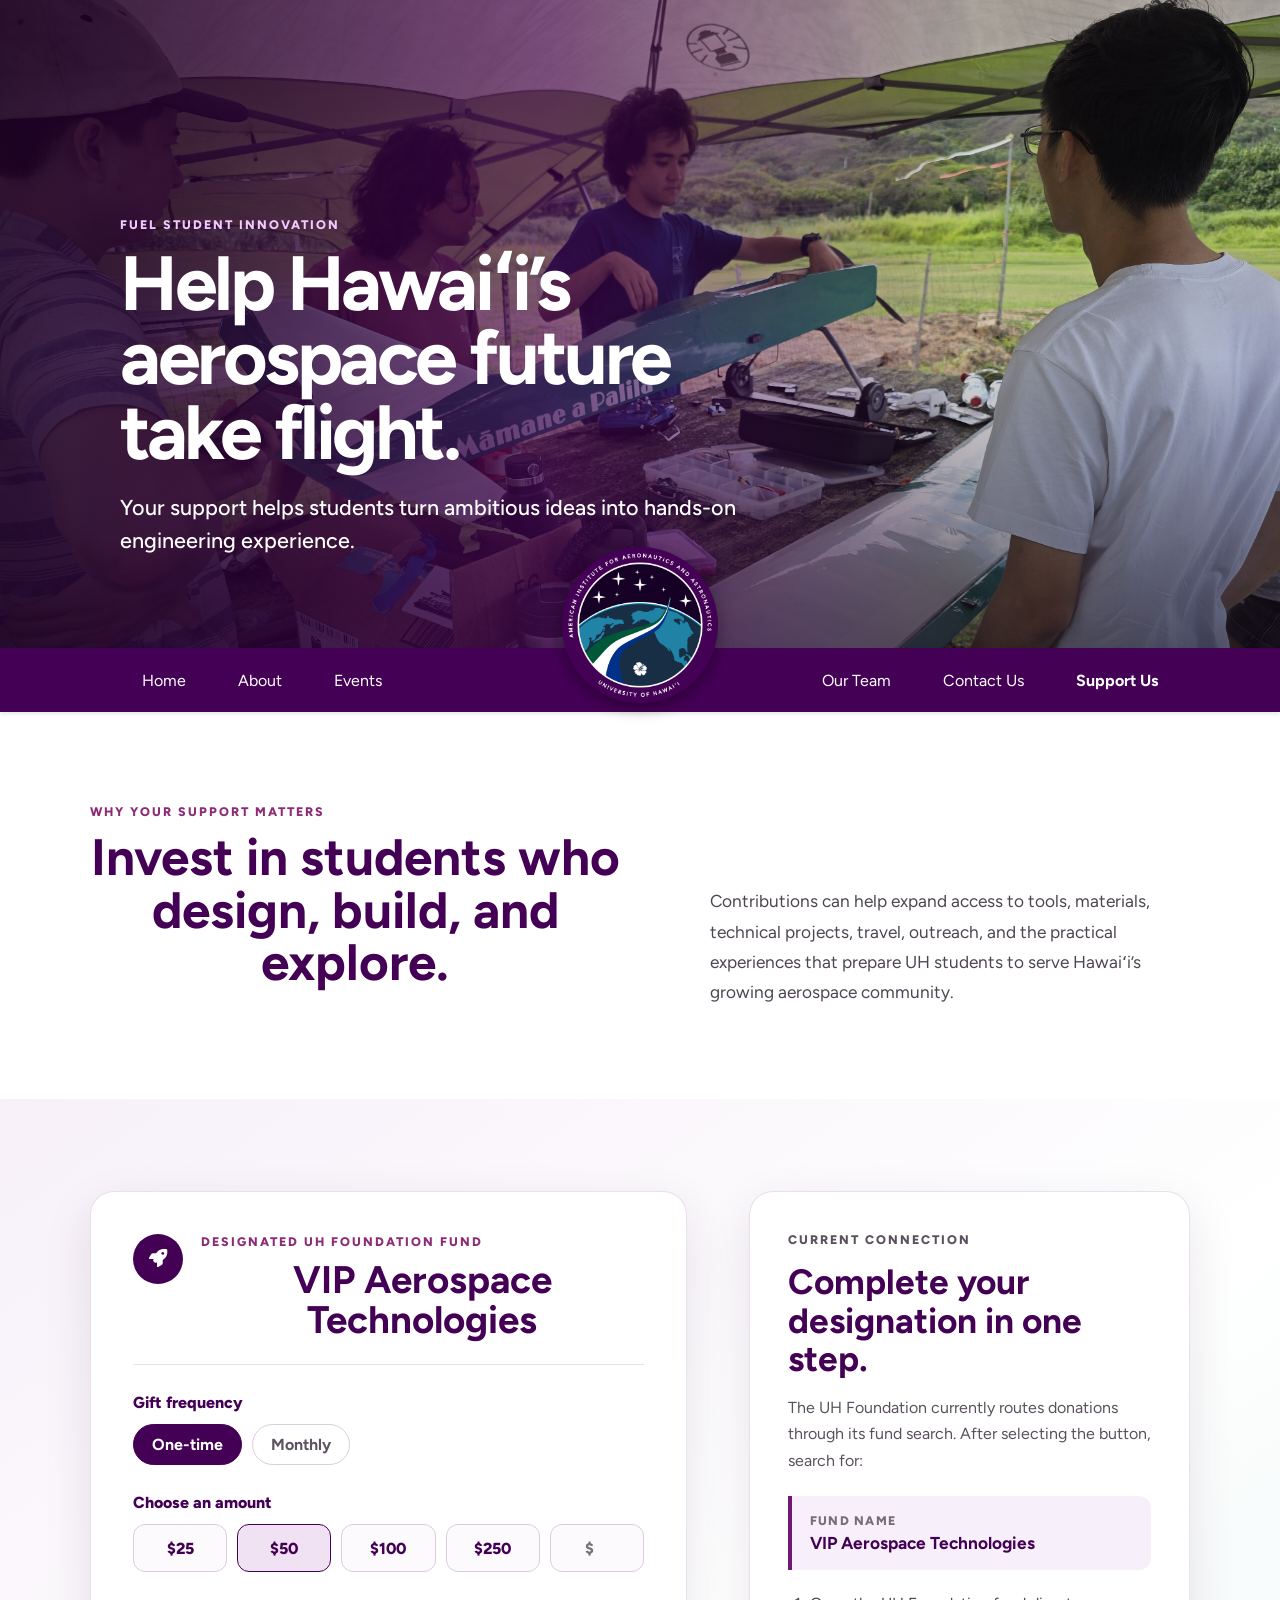
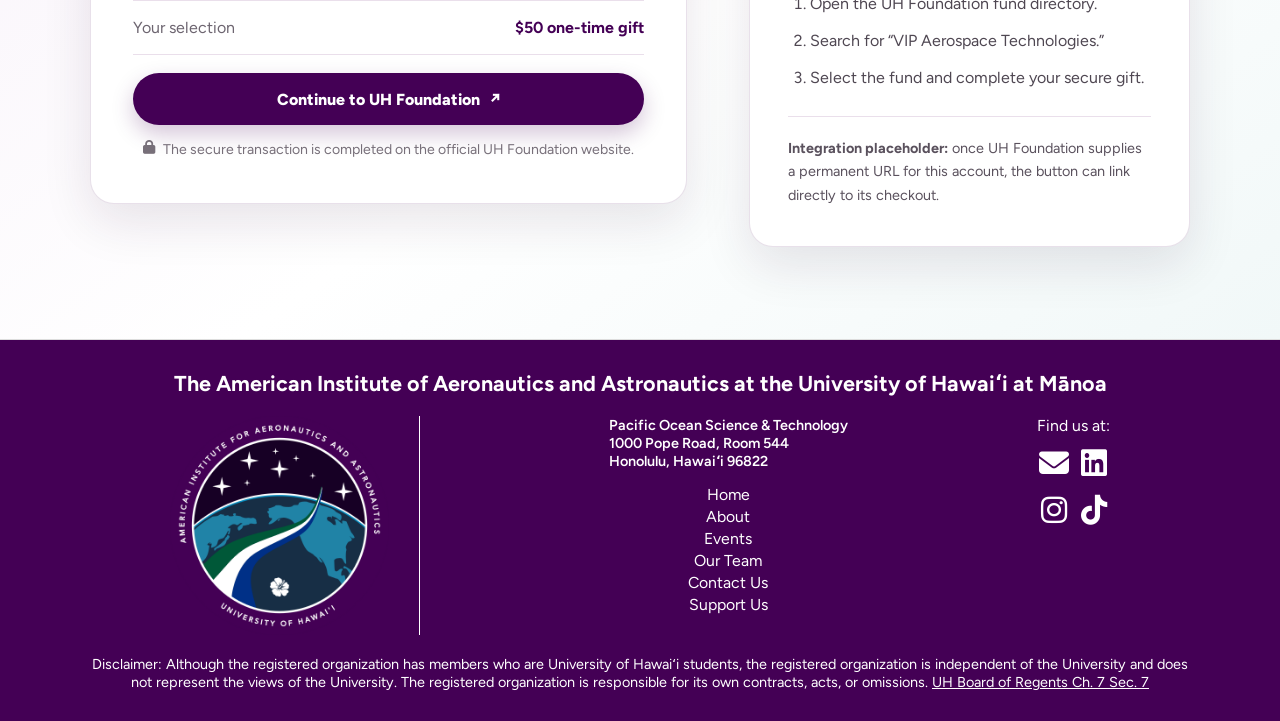
<file: support-us.html>
<!DOCTYPE html>
<html lang="en">
    <head>
        <meta charset="UTF-8" />
        <meta name="viewport" content="width=device-width, initial-scale=1.0" />
        <title>Support Us | AIAA at UH Mānoa</title>
        <meta name="description" content="Support hands-on aerospace learning at UH Mānoa through the VIP Aerospace Technologies fund at the University of Hawaiʻi Foundation." />
        <meta name="robots" content="index, follow, max-image-preview:large, max-snippet:-1, max-video-preview:-1" />
        <link rel="canonical" href="https://uhaiaa.github.io/uhaiaa-website/support-us.html" />
        <link rel="sitemap" type="application/xml" href="https://uhaiaa.github.io/uhaiaa-website/sitemap.xml" />
        <meta property="og:type" content="website" />
        <meta property="og:site_name" content="AIAA at UH Mānoa" />
        <meta property="og:title" content="Support Us | AIAA at UH Mānoa" />
        <meta property="og:description" content="Support hands-on aerospace learning through the VIP Aerospace Technologies fund at the UH Foundation." />
        <meta property="og:url" content="https://uhaiaa.github.io/uhaiaa-website/support-us.html" />
        <meta property="og:image" content="https://uhaiaa.github.io/uhaiaa-website/image/Slide3Pic.jpg" />
        <meta property="og:image:alt" content="UH Mānoa students working together on aerospace technology" />
        <meta property="og:locale" content="en_US" />
        <meta name="twitter:card" content="summary_large_image" />
        <meta name="twitter:title" content="Support Us | AIAA at UH Mānoa" />
        <meta name="twitter:description" content="Support hands-on aerospace learning through the VIP Aerospace Technologies fund at the UH Foundation." />
        <meta name="twitter:image" content="https://uhaiaa.github.io/uhaiaa-website/image/Slide3Pic.jpg" />
        <link rel="preconnect" href="https://fonts.googleapis.com">
        <link rel="preconnect" href="https://fonts.gstatic.com" crossorigin>
        <link href="https://fonts.googleapis.com/css2?family=Figtree:wght@400;500;600;700;800;900&display=swap" rel="stylesheet">
        <link rel="stylesheet" href="css/style.css?v=13" />
        <link rel="icon" type="image/x-icon" href="image/favicon.ico"/>
        <link rel="icon" type="image/png" sizes="32x32" href="image/favicon-32x32.png" />
        <link rel="icon" type="image/png" sizes="16x16" href="image/favicon-16x16.png" />
        <link rel="apple-touch-icon" sizes="180x180" href="image/apple-touch-icon.png" />
        <link rel="manifest" href="site.webmanifest" />
        <meta name="theme-color" content="#440055" />
        <link rel="stylesheet" href="https://cdnjs.cloudflare.com/ajax/libs/font-awesome/6.5.0/css/all.min.css">
    </head>

    <body class="keno-home support-page">
        <header class="about-hero support-hero">
            <img src="image/Slide3Pic.jpg" alt="UH Mānoa students working together on aerospace technology">
            <div class="about-hero-shade"></div>
            <div class="container about-hero-copy">
                <p class="about-hero-eyebrow">Fuel student innovation</p>
                <h1>Help Hawaiʻi’s aerospace future take flight.</h1>
                <p>Your support helps students turn ambitious ideas into hands-on engineering experience.</p>
            </div>
        </header>

        <div id="navbar">
            <div class="container navbar-content keno-navbar-content">
                <ul class="nav-links left-links">
                    <li><a href="index.html">Home</a></li><li><a href="about.html">About</a></li><li><a href="events.html?v=18">Events</a></li>
                </ul>
                <div class="brand center-logo"><img src="image/branch-logo.png" alt="The AIAA at UHM Logo" class="navbar-logo"></div>
                <ul class="nav-links right-links">
                    <li><a href="our-team.html">Our Team</a></li><li><a href="contact-us.html">Contact Us</a></li><li><a class="active" href="support-us.html">Support Us</a></li>
                </ul>
            </div>
        </div>

        <main class="support-main">
            <section class="support-intro page-section">
                <div class="container support-intro-grid">
                    <div>
                        <p class="section-eyebrow">Why your support matters</p>
                        <h2>Invest in students who design, build, and explore.</h2>
                    </div>
                    <p>Contributions can help expand access to tools, materials, technical projects, travel, outreach, and the practical experiences that prepare UH students to serve Hawaiʻi’s growing aerospace community.</p>
                </div>
            </section>

            <section class="giving-section page-section">
                <div class="container giving-layout">
                    <div class="giving-panel">
                        <div class="giving-panel-heading">
                            <span class="giving-account-icon" aria-hidden="true"><i class="fa-solid fa-rocket"></i></span>
                            <div><p class="section-eyebrow">Designated UH Foundation fund</p><h2>VIP Aerospace Technologies</h2></div>
                        </div>

                        <fieldset class="giving-frequency">
                            <legend>Gift frequency</legend>
                            <label><input type="radio" name="frequency" value="One-time" checked><span>One-time</span></label>
                            <label><input type="radio" name="frequency" value="Monthly"><span>Monthly</span></label>
                        </fieldset>

                        <fieldset class="giving-amounts">
                            <legend>Choose an amount</legend>
                            <button type="button" data-amount="25">$25</button>
                            <button type="button" data-amount="50" class="selected">$50</button>
                            <button type="button" data-amount="100">$100</button>
                            <button type="button" data-amount="250">$250</button>
                            <label><span>Custom</span><input id="custom-amount" type="number" min="1" step="1" inputmode="numeric" placeholder="$"></label>
                        </fieldset>

                        <div class="giving-summary" aria-live="polite">
                            <span>Your selection</span>
                            <strong id="giving-summary-value">$50 one-time gift</strong>
                        </div>

                        <a class="foundation-button" href="https://giving.uhfoundation.org/browse" target="_blank" rel="noopener noreferrer">Continue to UH Foundation <span aria-hidden="true">↗</span></a>
                        <p class="giving-secure-note"><i class="fa-solid fa-lock" aria-hidden="true"></i> The secure transaction is completed on the official UH Foundation website.</p>
                    </div>

                    <aside class="giving-instructions">
                        <p class="section-eyebrow">Current connection</p>
                        <h3>Complete your designation in one step.</h3>
                        <p>The UH Foundation currently routes donations through its fund search. After selecting the button, search for:</p>
                        <div class="fund-search-term"><span>Fund name</span><strong>VIP Aerospace Technologies</strong></div>
                        <ol>
                            <li>Open the UH Foundation fund directory.</li>
                            <li>Search for “VIP Aerospace Technologies.”</li>
                            <li>Select the fund and complete your secure gift.</li>
                        </ol>
                        <p class="giving-placeholder-note"><strong>Integration placeholder:</strong> once UH Foundation supplies a permanent URL for this account, the button can link directly to its checkout.</p>
                    </aside>
                </div>
            </section>
        </main>

        <footer>
            <div class="container">
                <h1>The American Institute of Aeronautics and Astronautics at the University of Hawaiʻi at Mānoa</h1>
                <div class="flex-footer">
                    <img src="image/branch-logo.png" alt="The AIAA at UHM Branch Logo">
                    <div class="footer-index">
                        <p><a class="location-container" href="https://g.co/kgs/ecqR4Zi">Pacific Ocean Science &amp; Technology<br>1000 Pope Road, Room 544<br>Honolulu, Hawaiʻi 96822</a></p>
                        <ul><li><a href="index.html">Home</a></li><li><a href="about.html">About</a></li><li><a href="events.html?v=18">Events</a></li><li><a href="our-team.html">Our Team</a></li><li><a href="contact-us.html">Contact Us</a></li><li><a href="support-us.html">Support Us</a></li></ul>
                    </div>
                    <div class="online-presence">
                        <ul class="media-links"><li>Find us at:</li><div class="social-container"><li><a href="mailto:uhaiaa@hawaii.edu" class="fa fa-envelope" aria-label="Email AIAA at UH Mānoa"></a></li><li><a href="https://www.linkedin.com/company/uhaiaa" class="fa-brands fa-linkedin" aria-label="AIAA at UH Mānoa on LinkedIn"></a></li><li><a href="https://www.instagram.com/uh_aiaa/" class="fa-brands fa-instagram" aria-label="AIAA at UH Mānoa on Instagram"></a></li><li><a href="https://www.tiktok.com/@uh_aiaa" class="fa-brands fa-tiktok" aria-label="AIAA at UH Mānoa on TikTok"></a></li></div></ul>
                    </div>
                </div>
                <p class="university-disclaimer">Disclaimer: Although the registered organization has members who are University of Hawaiʻi students, the registered organization is independent of the University and does not represent the views of the University. The registered organization is responsible for its own contracts, acts, or omissions. <a href="https://www.hawaii.edu/policy/archives/bor/borpch7.pdf">UH Board of Regents Ch. 7 Sec. 7</a></p>
            </div>
        </footer>

        <script>
            const navbar = document.getElementById('navbar');
            const pageHeader = document.querySelector('header');
            let logoAnimationFrame;
            function updateNavbarLogo() {
                const stickyPoint = pageHeader.offsetHeight;
                const progress = Math.min(Math.max(window.scrollY / stickyPoint, 0), 1);
                const expandedSize = window.innerWidth < 760 ? 100 : 156;
                const compactSize = window.innerWidth < 760 ? 40 : 46;
                navbar.style.setProperty('--logo-size', `${expandedSize - ((expandedSize - compactSize) * progress)}px`);
                navbar.classList.toggle('is-stuck', window.scrollY >= stickyPoint - 1);
                logoAnimationFrame = null;
            }
            function requestNavbarLogoUpdate() { if (!logoAnimationFrame) logoAnimationFrame = window.requestAnimationFrame(updateNavbarLogo); }
            window.addEventListener('scroll', requestNavbarLogoUpdate, { passive: true });
            window.addEventListener('resize', requestNavbarLogoUpdate);
            updateNavbarLogo();

            const amountButtons = document.querySelectorAll('[data-amount]');
            const customAmount = document.getElementById('custom-amount');
            const summaryValue = document.getElementById('giving-summary-value');
            let selectedAmount = 50;
            function updateGivingSummary() {
                const frequency = document.querySelector('[name="frequency"]:checked').value.toLowerCase();
                summaryValue.textContent = `$${selectedAmount} ${frequency} gift`;
            }
            amountButtons.forEach((button) => button.addEventListener('click', () => {
                amountButtons.forEach((item) => item.classList.remove('selected'));
                button.classList.add('selected');
                customAmount.value = '';
                selectedAmount = Number(button.dataset.amount);
                updateGivingSummary();
            }));
            customAmount.addEventListener('input', () => {
                amountButtons.forEach((item) => item.classList.remove('selected'));
                selectedAmount = Math.max(1, Number(customAmount.value) || 1);
                updateGivingSummary();
            });
            document.querySelectorAll('[name="frequency"]').forEach((radio) => radio.addEventListener('change', updateGivingSummary));
        </script>
    </body>
</html>
</file>
<file: css/style.css>
/* General Styles */
* {
margin: 0;
padding: 0;
box-sizing: border-box;
}

body {
  font-family: 'Figtree', 'Segoe UI', sans-serif;
  min-height:  100vh;
  background-color: aliceblue;
  color: #333;
  margin: 0;
}

.container {
  max-width: 1100px;
  margin: 0 auto;
}

main {
  margin-top: 0;
  padding-top: 0;
  background-color: aliceblue;
}

/* Header and Navigation */
header {
  background-color: aliceblue;
  position: static;
  overflow: visible;
}

.header-carousel {
  position: relative;
  width: 100%;
  height: 75vh;
}

/* Keep the opening carousel and its navbar within one full viewport. */
.keno-home {
  --home-nav-height: 64px;
}

.keno-home .header-carousel {
  height: calc(100vh - var(--home-nav-height));
  height: calc(100svh - var(--home-nav-height));
}

.keno-home #navbar {
  --logo-lift: 55px;
}

.carousel-slide {
  position: absolute;
  width: 100%;
  height: 100%;
  opacity: 0;
  transition: opacity 2s ease-in-out;
}

.carousel-slide.active {
  opacity: 1;
  z-index: 1;
}

.carousel-slide img {
  width: 100%;
  height: 100%;
  object-fit: cover;
}

.carousel-caption-static {
  position: absolute;
  top: 20px;
  left: 120px;
  font-family: 'Figtree', 'Segoe UI', sans-serif;
  font-size: 4rem;
  color: white;
  z-index: 2;
  font-weight: 900;
  font-style: normal;
  letter-spacing: -0.035em;
  text-shadow: 4px 4px 6px rgba(0, 0, 0, 1);
  padding-right: 120px;
}

.carousel-caption-dynamic {
  position: absolute;
  bottom: 96px;
  right: 120px;
  font-size: 3rem;
  color: white;
  font-weight: 700;
  z-index: 2;
  text-align: right;
  font-style: italic;
  text-shadow: 4px 4px 6px rgba(0, 0, 0, 1);
  padding-left: 120px;
}


#navbar {
  --logo-size: 156px;
  --logo-lift: 0px;
  background-color: #440055;
  width: 100%;
  position: sticky;
  top: 0;
  z-index: 20;
  overflow: visible;
  box-shadow: 0 2px 4px rgba(0, 0, 0, 0.1);
  transition: box-shadow 0.3s ease;
}

.navbar-content {
  display: flex;
  justify-content: space-between;
  align-items: center;
  padding: 10px 16px;
}

.brand {
  display: flex;
  align-items: center;
  gap: 10px;
}

.navbar-logo {
  height: 40px;
  width: auto;
  margin-left: 20px;
}

.keno-navbar-content {
  position: relative;
  display: grid;
  grid-template-columns: minmax(0, 1fr) 172px minmax(0, 1fr);
  min-height: 64px;
}

.keno-navbar-content .left-links {
  grid-column: 1;
  justify-content: flex-start;
}

.keno-navbar-content .right-links {
  grid-column: 3;
  justify-content: flex-end;
}

.keno-navbar-content .center-logo {
  position: absolute;
  top: 50%;
  left: 50%;
  z-index: 2;
  pointer-events: none;
  transform: translate(-50%, calc(-50% - var(--logo-lift)));
  will-change: transform;
}

.keno-navbar-content .center-logo .navbar-logo {
  display: block;
  width: var(--logo-size);
  height: var(--logo-size);
  margin: 0;
  filter: drop-shadow(0 5px 8px rgba(0, 0, 0, 0.35));
  transition: filter 0.2s ease;
  will-change: width, height;
}

#navbar.is-stuck {
  box-shadow: 0 5px 16px rgba(0, 0, 0, 0.28);
}

#navbar.is-stuck .center-logo .navbar-logo {
  filter: drop-shadow(0 2px 3px rgba(0, 0, 0, 0.25));
}

.org-name {
  color: white;
  font-size: 1.4em;
  line-height: 40px;
  margin: 0;
  white-space: nowrap;
}  

.nav-links {
  list-style-type: none;
  display: flex;
  align-items: center;
  margin: 0;
  padding: 0;
}

.nav-links li {
  margin-left: 20px;
}

.nav-links li a {
  display: block;
  color: #ffffff;
  text-decoration: none;
  padding: 10px 16px;
}

.nav-links li a.active {
  font-weight: bolder;
}

.nav-links li a:hover {
  background-color:#440055;
}

@media (max-width: 760px) {
  .keno-home {
    --home-nav-height: 58px;
  }

  .keno-home #navbar {
    --logo-lift: 30px;
  }

  .carousel-caption-dynamic {
    bottom: 78px;
  }

  .keno-navbar-content {
    grid-template-columns: minmax(0, 1fr) 108px minmax(0, 1fr);
    min-height: 58px;
    padding-right: 8px;
    padding-left: 8px;
  }

  .keno-navbar-content .nav-links {
    gap: 2px;
  }

  .keno-navbar-content .nav-links li {
    margin-left: 0;
  }

  .keno-navbar-content .nav-links li a {
    padding: 9px 6px;
    font-size: 0.78rem;
  }
}

@media (prefers-reduced-motion: reduce) {
  .keno-navbar-content .center-logo .navbar-logo,
  #navbar {
    transition: none;
  }
}

@media (max-width: 520px) {
  .keno-home {
    --home-nav-height: 88px;
  }

  .keno-navbar-content {
    grid-template-columns: minmax(0, 1fr) 108px minmax(0, 1fr);
    min-height: 88px;
    padding: 7px 12px;
  }

  .keno-navbar-content .nav-links {
    align-items: flex-start;
    flex-direction: column;
    justify-content: center;
  }

  .keno-navbar-content .right-links {
    align-items: flex-end;
  }

  .keno-navbar-content .nav-links li a {
    padding: 3px 0;
    font-size: 0.72rem;
    line-height: 1.1;
    white-space: nowrap;
  }
}

/* about Section */
.about {
  padding: 40px 30px;
}

.keno-home .about {
  padding-top: 56px;
}

.organization-block {
  padding-bottom: 20px;
}

.aiaa-logo-wordmark {
  width: 100%;
  max-width: 520px;
  aspect-ratio: 4814 / 1338;
  margin: 0 auto;
  background-color: #440055;
  -webkit-mask: url('../image/AIAA_logo-2025.png') center / contain no-repeat;
  mask: url('../image/AIAA_logo-2025.png') center / contain no-repeat;
}

.student-logo-paragraph {
  display: flex;
  align-items: center; /* center vertically */
  gap: 20px;
  padding-bottom: 20px;
}

.student-logo-paragraph img {
  max-height: 250px;
  width: auto;
  object-fit: contain;
  display: block;
}

.student-logo-paragraph .about-block {
  flex: 1;
  display: flex;
  flex-direction: column;
  justify-content: space-between;
}

.about h1 {
  text-align: center;
  font-size: 2em;
  margin-bottom: 20px;
}

.about p {
  text-indent: 2em;
  font-size: 1.1em;
  text-align: justify;
  margin-top: 15px;
  font-weight: 500;
}

.about a {
  padding-bottom: 30px;
}

.about a.btn {
  display: flex;
  text-decoration: none;
  justify-content: center;    
  background-color: #440055;
  color: #fff;
  padding: 12px 24px;
  border-radius: 5px;
  font-weight: bold;
}

.about .btn:hover {
  background-color: #2b0036;
}

h2 {
  text-align: center;
  color: #440055;
  margin-top: 40px;
}

/* About Page */
.about-hero {
  position: relative;
  height: min(72vh, 760px);
  min-height: 520px;
  overflow: hidden;
  isolation: isolate;
}

.about-hero > img {
  position: absolute;
  inset: 0;
  z-index: -3;
  width: 100%;
  height: 100%;
  object-fit: cover;
  object-position: center 45%;
}

.about-hero-shade {
  position: absolute;
  inset: 0;
  z-index: -2;
  background:
    linear-gradient(90deg, rgba(28, 0, 36, 0.88) 0%, rgba(68, 0, 85, 0.62) 43%, rgba(24, 11, 28, 0.16) 76%),
    linear-gradient(0deg, rgba(14, 6, 17, 0.55) 0%, transparent 45%);
}

.about-hero-copy {
  display: flex;
  height: 100%;
  max-width: 1100px;
  padding: 86px 30px 92px;
  flex-direction: column;
  align-items: flex-start;
  justify-content: flex-end;
  color: #fff;
}

.about-hero-eyebrow,
.section-eyebrow,
.card-kicker {
  font-size: 0.78rem;
  font-weight: 800;
  letter-spacing: 0.16em;
  text-transform: uppercase;
}

.about-hero-eyebrow {
  margin-bottom: 14px;
  color: #f3c7ff;
}

.about-hero-copy h1 {
  max-width: 780px;
  font-size: clamp(2.8rem, 6vw, 5.3rem);
  line-height: 0.97;
  letter-spacing: -0.045em;
  text-wrap: balance;
}

.about-hero-copy > p:last-child {
  max-width: 650px;
  margin-top: 22px;
  font-size: clamp(1.05rem, 2vw, 1.35rem);
  font-weight: 500;
  line-height: 1.5;
}

.about-main {
  overflow: hidden;
}

.page-section {
  padding: 92px 30px;
}

.about-narrow {
  max-width: 880px;
}

.section-eyebrow {
  margin-bottom: 12px;
  color: #8c2c76;
}

.about-main h2 {
  margin-top: 0;
  font-size: clamp(2rem, 4vw, 3.35rem);
  line-height: 1.08;
  letter-spacing: -0.035em;
}

.chapter-intro h2 {
  max-width: 760px;
  text-align: left;
}

.chapter-intro p:not(.section-eyebrow) {
  color: #45404a;
  font-size: 1.08rem;
  line-height: 1.75;
}

.chapter-intro .chapter-lead {
  margin-top: 28px;
  color: #27212b;
  font-size: clamp(1.2rem, 2.2vw, 1.45rem);
  font-weight: 600;
  line-height: 1.6;
}

.chapter-intro .chapter-lead + p {
  margin-top: 20px;
}

.chapter-facts {
  display: grid;
  margin-top: 48px;
  border-top: 1px solid rgba(68, 0, 85, 0.2);
  border-bottom: 1px solid rgba(68, 0, 85, 0.2);
  grid-template-columns: repeat(3, 1fr);
}

.chapter-facts > div {
  display: flex;
  min-height: 126px;
  padding: 24px;
  flex-direction: column;
  justify-content: center;
}

.chapter-facts > div + div {
  border-left: 1px solid rgba(68, 0, 85, 0.2);
}

.chapter-facts strong {
  color: #440055;
  font-size: 1.35rem;
  line-height: 1.15;
}

.chapter-facts span {
  margin-top: 8px;
  color: #68606c;
  font-size: 0.9rem;
}

.trifecta-section {
  background: #2b0036;
  color: #fff;
}

.section-heading-row {
  display: grid;
  margin-bottom: 46px;
  align-items: end;
  gap: 54px;
  grid-template-columns: 1.15fr 0.85fr;
}

.section-heading-row h2 {
  max-width: 650px;
  color: #fff;
  text-align: left;
}

.section-heading-row > p {
  padding-bottom: 5px;
  color: #e4cfe9;
  font-size: 1.06rem;
  line-height: 1.65;
}

.trifecta-grid {
  display: grid;
  gap: 18px;
  grid-template-columns: repeat(3, 1fr);
}

.trifecta-card {
  display: flex;
  min-height: 550px;
  padding: 30px;
  border: 1px solid rgba(255, 255, 255, 0.16);
  border-radius: 18px;
  flex-direction: column;
  background: rgba(255, 255, 255, 0.07);
  transition: transform 0.25s ease, background-color 0.25s ease;
}

.trifecta-card:hover {
  background: rgba(255, 255, 255, 0.11);
  transform: translateY(-5px);
}

.card-number {
  align-self: flex-end;
  color: rgba(255, 255, 255, 0.36);
  font-size: 1rem;
  font-weight: 800;
}

.trifecta-logo {
  display: flex;
  height: 165px;
  margin-top: 14px;
  align-items: center;
  justify-content: center;
  overflow: hidden;
}

.trifecta-logo img {
  display: block;
  width: auto;
  max-width: 100%;
  height: 100%;
  object-fit: contain;
}

.card-kicker {
  margin-top: 26px;
  color: #dda6e9;
}

.trifecta-card h3 {
  margin-top: 12px;
  font-size: 1.65rem;
  line-height: 1.12;
}

.trifecta-card > p:not(.card-kicker) {
  margin-top: 18px;
  color: #eadfee;
  line-height: 1.62;
}

.trifecta-card a {
  margin-top: auto;
  padding-top: 28px;
  color: #fff;
  font-weight: 750;
  text-decoration: none;
}

.trifecta-card a:hover,
.text-link:hover {
  text-decoration: underline;
}

.impact-section {
  background: #f5edf8;
}

.impact-grid {
  display: grid;
  overflow: hidden;
  border: 1px solid rgba(68, 0, 85, 0.15);
  border-radius: 22px;
  box-shadow: 0 18px 45px rgba(51, 14, 62, 0.1);
  grid-template-columns: repeat(2, 1fr);
}

.impact-panel {
  padding: 54px;
}

.impact-panel h2 {
  margin-bottom: 26px;
  text-align: left;
  font-size: clamp(1.8rem, 3vw, 2.55rem);
}

.impact-panel p:not(.section-eyebrow) {
  font-size: 1.03rem;
  line-height: 1.72;
}

.impact-panel p + p {
  margin-top: 18px;
}

.impact-panel-primary {
  background: #440055;
  color: #f7eef9;
}

.impact-panel-primary h2,
.impact-panel-primary .section-eyebrow {
  color: #fff;
}

.impact-panel-light {
  background: #fff;
}

.text-link {
  display: inline-block;
  margin-top: 28px;
  color: #440055;
  font-weight: 800;
  text-decoration: none;
}

.about-cta {
  padding: 76px 30px;
  background: aliceblue;
}

.about-cta-inner {
  display: flex;
  align-items: center;
  justify-content: space-between;
  gap: 44px;
}

.about-cta h2 {
  max-width: 720px;
  text-align: left;
}

.about-cta-button {
  display: inline-flex;
  flex: 0 0 auto;
  align-items: center;
  gap: 12px;
  padding: 15px 22px;
  border-radius: 999px;
  background: #440055;
  color: #fff;
  font-weight: 800;
  text-decoration: none;
  transition: background-color 0.2s ease, transform 0.2s ease;
}

.about-cta-button:hover {
  background: #2b0036;
  transform: translateY(-2px);
}

@media (max-width: 860px) {
  .about-hero {
    height: 64vh;
    min-height: 470px;
  }

  .section-heading-row,
  .impact-grid {
    grid-template-columns: 1fr;
  }

  .section-heading-row {
    gap: 22px;
  }

  .trifecta-grid {
    grid-template-columns: 1fr;
  }

  .trifecta-card {
    min-height: 490px;
  }

  .about-cta-inner {
    align-items: flex-start;
    flex-direction: column;
  }
}

@media (max-width: 620px) {
  .about-hero {
    min-height: 430px;
  }

  .about-hero > img {
    object-position: 58% center;
  }

  .about-hero-copy {
    padding: 64px 22px 62px;
  }

  .page-section {
    padding: 68px 20px;
  }

  .chapter-facts {
    grid-template-columns: 1fr;
  }

  .chapter-facts > div {
    min-height: 96px;
    padding: 20px 8px;
  }

  .chapter-facts > div + div {
    border-top: 1px solid rgba(68, 0, 85, 0.2);
    border-left: 0;
  }

  .trifecta-card,
  .impact-panel {
    padding: 30px 24px;
  }

  .about-cta {
    padding: 62px 20px;
  }
}

/* Our Team Page */
.team-hero > img {
  object-position: center 48%;
}

.team-main h2 {
  margin-top: 0;
  font-size: clamp(2rem, 4vw, 3.35rem);
  line-height: 1.08;
  letter-spacing: -0.035em;
}

.team-intro {
  background: aliceblue;
}

.team-narrow {
  max-width: 860px;
}

.team-intro h2 {
  max-width: 720px;
  text-align: left;
}

.team-intro p:last-child {
  max-width: 800px;
  margin-top: 26px;
  color: #45404a;
  font-size: clamp(1.15rem, 2vw, 1.35rem);
  font-weight: 550;
  line-height: 1.7;
}

.chair-message-section {
  background: #f5edf8;
}

.chair-message-card {
  display: grid;
  overflow: hidden;
  border: 1px solid rgba(68, 0, 85, 0.14);
  border-radius: 24px;
  background: #fff;
  box-shadow: 0 22px 55px rgba(51, 14, 62, 0.14);
  grid-template-columns: 0.82fr 1.18fr;
}

.chair-message-meta {
  display: flex;
  min-height: 540px;
  padding: 54px;
  flex-direction: column;
  background: #440055;
  color: #fff;
}

.chair-message-meta .section-eyebrow {
  color: #dda6e9;
}

.chair-message-meta h2 {
  max-width: 450px;
  color: #fff;
  text-align: left;
}

.chair-signature {
  display: flex;
  margin-top: auto;
  align-items: center;
  gap: 14px;
}

.chair-signature > span {
  display: inline-flex;
  width: 52px;
  height: 52px;
  border: 1px solid rgba(255, 255, 255, 0.28);
  border-radius: 50%;
  align-items: center;
  justify-content: center;
  background: rgba(255, 255, 255, 0.1);
  font-size: 0.88rem;
  font-weight: 900;
  letter-spacing: 0.08em;
}

.chair-signature strong {
  font-size: 1.05rem;
}

.chair-signature p {
  margin-top: 3px;
  color: #dccbe0;
  font-size: 0.9rem;
}

.chair-message-card blockquote {
  display: flex;
  padding: 58px 62px;
  flex-direction: column;
  justify-content: center;
}

.quote-mark {
  height: 74px;
  color: #8c2c76;
  font-family: Georgia, serif;
  font-size: 7.5rem;
  line-height: 1;
}

.chair-message-card blockquote p {
  position: relative;
  color: #312935;
  font-size: clamp(1.45rem, 2.4vw, 2rem);
  font-weight: 650;
  line-height: 1.48;
  letter-spacing: -0.018em;
}

.leadership-history-section {
  scroll-margin-top: 74px;
  background: #fff;
}

.leadership-history-heading {
  max-width: 720px;
}

.leadership-history-heading h2 {
  text-align: left;
}

.leadership-history-heading > p:last-child {
  max-width: 650px;
  margin-top: 14px;
  color: #5d5561;
  font-size: 1.08rem;
  line-height: 1.65;
}

.leadership-history-grid {
  display: grid;
  margin-top: 42px;
  justify-content: center;
  gap: 24px;
  grid-template-columns: repeat(3, minmax(0, 1fr));
}

.leadership-profile-card {
  overflow: hidden;
  border: 1px solid rgba(68, 0, 85, 0.14);
  border-radius: 20px;
  background: #f5edf8;
  box-shadow: 0 16px 38px rgba(51, 14, 62, 0.12);
}

.leadership-profile-image {
  position: relative;
  aspect-ratio: 4 / 5;
  overflow: hidden;
  background: #e5d7e9;
}

.leadership-profile-image img {
  display: block;
  width: 100%;
  height: 100%;
  object-fit: cover;
  object-position: center 34%;
  transition: transform 0.35s ease;
}

.leadership-profile-card--savannah .leadership-profile-image img {
  object-position: center 38%;
}

.leadership-profile-card--matthew .leadership-profile-image img {
  object-position: center 44%;
}

.leadership-profile-card:hover img {
  transform: scale(1.025);
}

.leadership-profile-image > span {
  position: absolute;
  top: 16px;
  left: 16px;
  padding: 7px 11px;
  border: 1px solid rgba(255, 255, 255, 0.5);
  border-radius: 999px;
  background: rgba(68, 0, 85, 0.9);
  color: #fff;
  font-size: 0.72rem;
  font-weight: 850;
  letter-spacing: 0.08em;
  text-transform: uppercase;
  backdrop-filter: blur(8px);
}

.leadership-profile-card figcaption {
  padding: 24px;
}

.leadership-profile-card h3 {
  color: #440055;
  font-size: 1.35rem;
  line-height: 1.35;
}

.leadership-profile-card h3 span {
  display: block;
  margin-top: 5px;
  color: #706674;
  font-size: 0.92rem;
  font-weight: 700;
}

.leadership-profile-degree {
  margin-top: 14px;
  padding-top: 14px;
  border-top: 1px solid rgba(68, 0, 85, 0.14);
  color: #4f4652;
  font-size: 0.92rem;
  font-weight: 750;
  line-height: 1.45;
}

.leadership-profile-degree span {
  display: block;
  margin-top: 2px;
  color: #706674;
  font-size: 0.85rem;
  font-weight: 600;
}

.team-values-section {
  background: aliceblue;
}

.team-values-heading h2 {
  text-align: left;
}

.team-values-grid {
  display: grid;
  margin-top: 44px;
  gap: 18px;
  grid-template-columns: repeat(3, 1fr);
}

.team-values-grid article {
  min-height: 285px;
  padding: 32px;
  border: 1px solid rgba(68, 0, 85, 0.14);
  border-radius: 18px;
  background: #fff;
}

.team-values-grid article > span {
  color: #9b62a8;
  font-size: 0.9rem;
  font-weight: 900;
  letter-spacing: 0.14em;
}

.team-values-grid h3 {
  margin-top: 42px;
  color: #440055;
  font-size: 1.5rem;
}

.team-values-grid p {
  margin-top: 14px;
  color: #5d5561;
  line-height: 1.65;
}

.team-cta {
  background: #f5edf8;
}

@media (max-width: 820px) {
  .chair-message-card {
    grid-template-columns: 1fr;
  }

  .chair-message-meta {
    min-height: 390px;
  }

  .team-values-grid {
    grid-template-columns: 1fr;
  }

  .team-values-grid article {
    min-height: 235px;
  }
}

@media (max-width: 620px) {
  .team-hero > img {
    object-position: 57% center;
  }

  .chair-message-meta,
  .chair-message-card blockquote {
    padding: 38px 26px;
  }

  .chair-message-meta {
    min-height: 350px;
  }

  .chair-message-card blockquote p {
    font-size: 1.32rem;
  }

  .team-values-grid article {
    padding: 28px 24px;
  }
}

@media (max-width: 900px) {
  .leadership-history-grid {
    grid-template-columns: repeat(2, minmax(260px, 340px));
  }
}

@media (max-width: 620px) {
  .leadership-history-grid {
    grid-template-columns: minmax(0, 340px);
  }
}

/* Events Page */
.events-hero > img {
  object-position: center 54%;
}

.events-main h2 {
  margin-top: 0;
  font-size: clamp(2rem, 4vw, 3.35rem);
  line-height: 1.08;
  letter-spacing: -0.035em;
}

.calendar-section {
  background: linear-gradient(180deg, aliceblue 0%, #f5edf8 100%);
}

.calendar-heading {
  display: flex;
  margin-bottom: 34px;
  align-items: flex-end;
  justify-content: space-between;
  gap: 44px;
}

.calendar-heading h2,
.calendar-sync-heading h2 {
  text-align: left;
}

.calendar-heading > div:first-child > p:last-child,
.calendar-sync-heading > p:last-child {
  max-width: 680px;
  margin-top: 14px;
  color: #5d5561;
  font-size: 1.08rem;
  line-height: 1.65;
}

.calendar-actions {
  display: flex;
  flex: 0 0 auto;
  align-items: flex-end;
  flex-direction: column;
  gap: 13px;
}

.calendar-live-pill {
  display: inline-flex;
  align-items: center;
  gap: 8px;
  color: #5d5561;
  font-size: 0.88rem;
  font-weight: 700;
}

.calendar-live-pill > span {
  width: 9px;
  height: 9px;
  border-radius: 50%;
  background: #31a166;
  box-shadow: 0 0 0 5px rgba(49, 161, 102, 0.14);
}

.calendar-actions a {
  color: #440055;
  font-weight: 800;
  text-decoration: none;
}

.calendar-actions a:hover {
  text-decoration: underline;
}

.calendar-shell {
  width: 100%;
  padding: 18px;
  overflow: hidden;
  border: 1px solid rgba(68, 0, 85, 0.14);
  border-radius: 22px;
  background: #fff;
  box-shadow: 0 20px 50px rgba(51, 14, 62, 0.13);
}

.calendar-shell iframe {
  display: block;
  width: 100%;
  height: 760px;
  border: 0;
  border-radius: 13px;
  background: #fff;
}

.calendar-setup-note {
  margin-top: 14px;
  padding: 15px 18px;
  border-radius: 11px;
  background: #f5edf8;
  color: #5d5561;
  font-size: 0.92rem;
}

.calendar-setup-note summary {
  color: #440055;
  font-weight: 800;
  cursor: pointer;
}

.calendar-setup-note p {
  max-width: 850px;
  margin-top: 10px;
  line-height: 1.55;
}

.calendar-fallback {
  padding: 30px;
  text-align: center;
}

.calendar-fallback a {
  color: #440055;
  font-weight: 800;
}

.calendar-sync-section {
  background: aliceblue;
}

.calendar-sync-heading {
  max-width: 780px;
}

.sync-grid {
  display: grid;
  margin-top: 46px;
  gap: 18px;
  grid-template-columns: repeat(3, 1fr);
}

.sync-card {
  min-height: 255px;
  padding: 30px;
  border: 1px solid rgba(68, 0, 85, 0.15);
  border-radius: 18px;
  background: #fff;
}

.sync-card > span {
  color: #9b62a8;
  font-size: 0.9rem;
  font-weight: 900;
  letter-spacing: 0.14em;
}

.sync-card h3 {
  margin-top: 34px;
  color: #440055;
  font-size: 1.55rem;
}

.sync-card p {
  margin-top: 14px;
  color: #5d5561;
  line-height: 1.65;
}

.sync-card strong {
  color: #440055;
}

.event-help-strip {
  display: flex;
  margin-top: 28px;
  padding: 30px 34px;
  border-radius: 18px;
  align-items: center;
  justify-content: space-between;
  gap: 30px;
  background: #440055;
  color: #fff;
}

.event-help-strip h3 {
  font-size: 1.35rem;
}

.event-help-strip p {
  margin-top: 5px;
  color: #eadfee;
}

.event-help-strip a {
  display: inline-flex;
  flex: 0 0 auto;
  align-items: center;
  gap: 10px;
  padding: 12px 18px;
  border-radius: 999px;
  background: #fff;
  color: #440055;
  font-weight: 800;
  text-decoration: none;
}

.event-help-strip a:hover {
  background: #f5edf8;
}

@media (max-width: 780px) {
  .calendar-heading {
    align-items: flex-start;
    flex-direction: column;
    gap: 22px;
  }

  .calendar-actions {
    align-items: flex-start;
  }

  .sync-grid {
    grid-template-columns: 1fr;
  }

  .sync-card {
    min-height: 220px;
  }

  .event-help-strip {
    align-items: flex-start;
    flex-direction: column;
  }
}

@media (max-width: 620px) {
  .events-hero > img {
    object-position: 54% center;
  }

  .calendar-shell {
    padding: 8px;
    border-radius: 14px;
  }

  .calendar-shell iframe {
    height: 650px;
    border-radius: 9px;
  }

  .event-help-strip {
    padding: 26px 24px;
  }
}

/* Events Preview */
#events-preview {
  padding: 0 30px;
  background-color: aliceblue;
}

#events-preview h2 {
  text-align: center;
  margin-bottom: 30px;
  color:#440055;
}

.event-box {
  display: flex;
  flex-direction: row;
  align-items: flex-start;
  background-color: white;
  border: 1px solid #ddd;
  border-radius: 10px;
  overflow: hidden;
  margin-bottom: 30px;
  box-shadow: 0 4px 10px rgba(0, 0, 0, 0.5);
  gap: 20px;
}

.event-box h3 {
  font-size: 1.5em;
  padding-top: 20px;
}
.event-box p {
  font-size: 1.2em;
  padding-top: 0;
  padding-right: 30px;
}

.event-image img {
  width: 250px;
  height: auto;
  object-fit: cover;
  display: block;
}

.event-details h3 {
  margin-top: 0;
  color: #440055;
}

.event-meta {
  color:  #555;
  font-size: 0.9em;
  margin-top: 10px;
  margin-bottom: 20px;
}

.event-details .btn {
  align-self: flex-start;
  background-color: #440055;
  color: white;
  padding: 10px 20px;
  text-decoration: none;
  border-radius: 6px;
  font-weight: bold;
  transition: background 0.3s ease;
}

.event-details .btn:hover {
  background-color: #2b0036;
}

/* Instagram Preview */
#instagram-preview,
#sato-instagram {
  padding: 56px 30px 72px;
  background: linear-gradient(180deg, aliceblue 0%, #f5edf8 100%);
}

#sato-instagram {
  padding-top: clamp(72px, 8vw, 104px);
  padding-bottom: clamp(80px, 9vw, 118px);
  background:
    radial-gradient(circle at 84% 12%, rgba(110, 23, 117, 0.12), transparent 32%),
    linear-gradient(180deg, #fff 0%, #f5edf8 100%);
}

#sato-instagram .instagram-section-header,
#sato-instagram .instagram-frame-shell {
  max-width: 860px;
}

.instagram-section-header {
  display: flex;
  align-items: flex-end;
  justify-content: space-between;
  gap: 24px;
  width: 100%;
  max-width: 760px;
  margin: 0 auto 24px;
}

.instagram-section-header h2 {
  margin-top: 4px;
  text-align: left;
}

.instagram-section-header > div > p:last-child {
  max-width: 530px;
  margin-top: 8px;
  color: #555;
  font-size: 1.05rem;
}

.instagram-eyebrow {
  color: #8c2c76;
  font-size: 0.78rem;
  font-weight: 800;
  letter-spacing: 0.16em;
  text-transform: uppercase;
}

.instagram-follow-button {
  display: inline-flex;
  flex: 0 0 auto;
  align-items: center;
  justify-content: center;
  gap: 9px;
  padding: 11px 18px;
  border-radius: 999px;
  background: #440055;
  color: #fff;
  font-weight: 700;
  text-decoration: none;
  box-shadow: 0 6px 15px rgba(68, 0, 85, 0.22);
  transition: background-color 0.2s ease, transform 0.2s ease;
}

.instagram-follow-button:hover {
  background: #6e1775;
  transform: translateY(-2px);
}

.instagram-frame-shell {
  width: 100%;
  max-width: 760px;
  margin: 0 auto;
  padding: 16px;
  overflow: hidden;
  border: 1px solid rgba(68, 0, 85, 0.12);
  border-radius: 18px;
  background: #fff;
  box-shadow: 0 14px 35px rgba(45, 22, 53, 0.16);
}

.instagram-frame-shell iframe {
  display: block;
  width: 100%;
  height: 660px;
  border: 0;
  border-radius: 12px;
  background: #fff;
}

.instagram-fallback {
  display: flex;
  align-items: center;
  justify-content: center;
  gap: 6px;
  padding-top: 12px;
  color: #666;
  font-size: 0.9rem;
}

.instagram-fallback a {
  color: #440055;
  font-weight: 700;
}

@media (max-width: 680px) {
  #instagram-preview,
  #sato-instagram {
    padding-right: 16px;
    padding-left: 16px;
  }

  .instagram-section-header {
    align-items: flex-start;
    flex-direction: column;
  }

  .instagram-section-header h2 {
    text-align: left;
  }

  .instagram-frame-shell {
    padding: 8px;
  }

  .instagram-frame-shell iframe {
    height: 570px;
  }

  .instagram-fallback {
    align-items: flex-start;
    flex-direction: column;
  }
}

/* Footer */
footer {
  text-align: center;
  padding: 30px;
  background-color: #440055;
  font-size: 0.9em;
  color: white;
  border-top: 1px solid #ddd;
}

footer p {
  text-align: center;
}

footer a {
  color: white;
  text-decoration: underline;
}

footer h1 {
  font-size: 1.5em;
}

.flex-footer {
  padding-top: 20px;
  display: flex;
  flex-direction: row;
  gap: 30px;
  align-items: flex-start;
  justify-content: space-around;
}

.flex-footer img {
  max-width: 250px;
  width: 100%;
  height: auto;
  display: block;
  border-right: 1px solid white;
  padding-right: 30px;
  box-sizing: border-box;
  margin-top: auto;
  margin-bottom: auto;
}

.footer-index {
  display: flex;
  flex-direction: column;
}

.footer-index p {
  text-align: left;
  font-weight: 600;
}

.footer-index p a {
  text-decoration: none;
}

.footer-index p a.location-container:hover {
  text-decoration: underline;
}

.footer-index ul {
  padding-top: 15px;
  list-style-type: none;
  display: flex;
  flex-direction: column;
  gap: 3px;
  }

.footer-index ul a {
  text-decoration: none;
  font-size: 1.1em;
}

.footer-index ul a:hover {
  text-decoration: underline;
}

.media-links {
  display: flex;
  flex-direction: column;
  align-items: center;
  padding-left: 0;
  list-style-type: none;
  font-size: 1.1em;
}
.media-links a {
  text-decoration: none;
}

.social-container {
  padding-top: 10px;
  display: grid;
  grid-template-columns: repeat(2, 1fr);
  gap: 10px;
  font-size: 30px;
  text-decoration: none;
}

.button-tip {
  position: relative;
  display: inline-block;
}

.button-tip .button-tip-text {
  visibility: hidden;
  width: 150px;
  font-size: 12px;
  background-color: #333;
  color: #fff;
  text-align: center;
  padding: 5px 10px;
  border-radius: 6px;

  position: absolute;
  z-index: 1;
  bottom: 125%;
  right: 0;
  left: auto;
  transform: none;
  opacity: 0;
  transition: opacity 0.3s;
}

.button-tip:hover .button-tip-text {
  visibility: visible;
  opacity: 1;
}

.fa:hover {
  opacity: 0.7;
}

.fa-brands:hover {
  opacity: 0.7;
}

.university-disclaimer {
  padding-top: 20px;
}

.university-disclaimer a:hover {
  color: #00a3ee;
}

@media (max-width: 760px) {
  footer {
    padding: 30px 20px;
  }

  .flex-footer {
    align-items: center;
    flex-direction: column;
  }

  .flex-footer img {
    max-width: 180px;
    padding-right: 0;
    padding-bottom: 22px;
    border-right: 0;
    border-bottom: 1px solid rgba(255, 255, 255, 0.45);
  }

  .footer-index,
  .online-presence {
    align-items: center;
  }

  .footer-index p {
    text-align: center;
  }
}

/* Contact and support pages */
.contact-hero img {
  object-position: center 45%;
}

.support-hero img {
  object-position: center 52%;
}

.contact-section,
.support-intro {
  background: #fff;
}

.contact-layout {
  display: grid;
  grid-template-columns: minmax(0, 0.85fr) minmax(480px, 1.15fr);
  gap: clamp(40px, 7vw, 96px);
  align-items: start;
}

.contact-copy h2,
.support-intro h2,
.social-contact-heading h2,
.giving-panel h2 {
  margin: 8px 0 18px;
  color: #440055;
  font-size: clamp(2rem, 4vw, 3.4rem);
  line-height: 1.03;
}

.contact-copy > p:last-of-type,
.support-intro-grid > p {
  color: #4d4551;
  font-size: 1.08rem;
  line-height: 1.75;
}

.contact-copy a {
  color: #440055;
  font-weight: 700;
}

.contact-direct-card {
  display: flex;
  align-items: center;
  gap: 16px;
  margin-top: 34px;
  padding: 20px;
  border: 1px solid rgba(68, 0, 85, 0.13);
  border-radius: 18px;
  background: #f8f1fa;
}

.contact-icon,
.giving-account-icon {
  display: grid;
  flex: 0 0 auto;
  width: 50px;
  height: 50px;
  place-items: center;
  border-radius: 50%;
  background: #440055;
  color: #fff;
  font-size: 1.15rem;
}

.contact-direct-card div {
  display: flex;
  flex-direction: column;
  gap: 3px;
}

.contact-direct-card div > span {
  color: #756d78;
  font-size: 0.78rem;
  font-weight: 800;
  letter-spacing: 0.11em;
  text-transform: uppercase;
}

.contact-form {
  display: flex;
  flex-direction: column;
  gap: 20px;
  padding: clamp(24px, 4vw, 42px);
  border: 1px solid rgba(68, 0, 85, 0.12);
  border-radius: 24px;
  background: #fff;
  box-shadow: 0 20px 55px rgba(45, 22, 53, 0.13);
}

.contact-field-row {
  display: grid;
  grid-template-columns: repeat(2, minmax(0, 1fr));
  gap: 18px;
}

.contact-form label {
  display: flex;
  flex-direction: column;
  gap: 8px;
  color: #440055;
  font-weight: 800;
}

.contact-form input,
.contact-form textarea {
  width: 100%;
  padding: 13px 15px;
  border: 1px solid #d9cddd;
  border-radius: 12px;
  outline: none;
  background: #fcfafd;
  color: #2f2931;
  font: inherit;
  font-weight: 500;
  transition: border-color 0.2s ease, box-shadow 0.2s ease;
}

.contact-form textarea {
  resize: vertical;
}

.contact-form input:focus,
.contact-form textarea:focus {
  border-color: #6e1775;
  box-shadow: 0 0 0 4px rgba(110, 23, 117, 0.12);
}

.contact-form button,
.foundation-button {
  display: inline-flex;
  align-items: center;
  justify-content: center;
  gap: 10px;
  min-height: 52px;
  padding: 14px 22px;
  border: 0;
  border-radius: 999px;
  background: #440055;
  color: #fff;
  font: inherit;
  font-weight: 800;
  text-decoration: none;
  cursor: pointer;
  box-shadow: 0 9px 22px rgba(68, 0, 85, 0.23);
  transition: background-color 0.2s ease, transform 0.2s ease;
}

.contact-form button:hover,
.foundation-button:hover {
  background: #6e1775;
  transform: translateY(-2px);
}

.contact-form-note,
.giving-secure-note {
  display: flex;
  align-items: flex-start;
  gap: 8px;
  margin: 0;
  color: #776f79;
  font-size: 0.88rem;
  line-height: 1.45;
}

.social-contact-section,
.giving-section {
  background: linear-gradient(145deg, #f7f0f9 0%, #fff 58%, #f1f8f8 100%);
}

.social-contact-heading {
  max-width: 680px;
  margin-bottom: 34px;
}

.social-contact-grid {
  display: grid;
  grid-template-columns: repeat(2, minmax(0, 1fr));
  gap: 22px;
}

.social-contact-card {
  display: grid;
  grid-template-columns: auto 1fr auto;
  align-items: center;
  gap: 18px;
  padding: 28px;
  border: 1px solid rgba(68, 0, 85, 0.12);
  border-radius: 20px;
  background: #fff;
  color: #440055;
  text-decoration: none;
  box-shadow: 0 12px 32px rgba(45, 22, 53, 0.09);
  transition: transform 0.2s ease, box-shadow 0.2s ease;
}

.social-contact-card:hover {
  transform: translateY(-4px);
  box-shadow: 0 18px 38px rgba(45, 22, 53, 0.15);
}

.social-contact-card > i {
  font-size: 2.3rem;
}

.social-contact-card div {
  display: flex;
  flex-direction: column;
  gap: 3px;
}

.social-contact-card strong {
  font-size: 1.2rem;
}

.social-contact-card div span {
  color: #6d6570;
}

.support-intro-grid {
  display: grid;
  grid-template-columns: minmax(0, 1.05fr) minmax(0, 0.95fr);
  gap: clamp(35px, 7vw, 90px);
  align-items: end;
}

.giving-layout {
  display: grid;
  grid-template-columns: minmax(0, 1.15fr) minmax(330px, 0.85fr);
  gap: clamp(28px, 5vw, 62px);
  align-items: start;
}

.giving-panel,
.giving-instructions {
  border: 1px solid rgba(68, 0, 85, 0.12);
  border-radius: 24px;
  background: #fff;
  box-shadow: 0 18px 50px rgba(45, 22, 53, 0.11);
}

.giving-panel {
  padding: clamp(24px, 4vw, 42px);
}

.giving-panel-heading {
  display: flex;
  align-items: flex-start;
  gap: 18px;
  padding-bottom: 24px;
  border-bottom: 1px solid #eadfeb;
}

.giving-panel-heading h2 {
  margin-bottom: 0;
  font-size: clamp(1.8rem, 3vw, 2.7rem);
}

.giving-frequency,
.giving-amounts {
  margin: 28px 0 0;
  padding: 0;
  border: 0;
}

.giving-frequency legend,
.giving-amounts legend {
  margin-bottom: 12px;
  color: #440055;
  font-weight: 800;
}

.giving-frequency {
  display: flex;
  flex-wrap: wrap;
  gap: 10px;
}

.giving-frequency legend {
  width: 100%;
}

.giving-frequency label {
  position: relative;
  cursor: pointer;
}

.giving-frequency input {
  position: absolute;
  opacity: 0;
}

.giving-frequency span {
  display: block;
  padding: 10px 18px;
  border: 1px solid #d9cddd;
  border-radius: 999px;
  color: #5d5361;
  font-weight: 700;
}

.giving-frequency input:checked + span {
  border-color: #440055;
  background: #440055;
  color: #fff;
}

.giving-frequency input:focus-visible + span {
  box-shadow: 0 0 0 4px rgba(110, 23, 117, 0.15);
}

.giving-amounts {
  display: grid;
  grid-template-columns: repeat(5, minmax(0, 1fr));
  gap: 10px;
}

.giving-amounts legend {
  grid-column: 1 / -1;
}

.giving-amounts button,
.giving-amounts label {
  min-width: 0;
  min-height: 48px;
  border: 1px solid #d9cddd;
  border-radius: 12px;
  background: #fcfafd;
  color: #440055;
  font: inherit;
  font-weight: 800;
}

.giving-amounts button {
  cursor: pointer;
}

.giving-amounts button:hover,
.giving-amounts button.selected {
  border-color: #440055;
  background: #f0e2f3;
}

.giving-amounts label {
  display: flex;
  align-items: center;
  gap: 3px;
  padding: 0 9px;
}

.giving-amounts label span {
  position: absolute;
  width: 1px;
  height: 1px;
  overflow: hidden;
  clip: rect(0 0 0 0);
}

.giving-amounts input {
  width: 100%;
  min-width: 0;
  border: 0;
  outline: 0;
  background: transparent;
  color: #440055;
  font: inherit;
  font-weight: 800;
  text-align: center;
}

.giving-summary {
  display: flex;
  align-items: center;
  justify-content: space-between;
  gap: 14px;
  margin: 28px 0 18px;
  padding: 17px 0;
  border-top: 1px solid #eadfeb;
  border-bottom: 1px solid #eadfeb;
}

.giving-summary span {
  color: #6d6570;
}

.giving-summary strong {
  color: #440055;
}

.foundation-button {
  width: 100%;
}

.giving-secure-note {
  justify-content: center;
  margin-top: 15px;
  text-align: center;
}

.giving-instructions {
  padding: clamp(24px, 4vw, 38px);
}

.giving-instructions h3 {
  margin: 8px 0 16px;
  color: #440055;
  font-size: clamp(1.6rem, 3vw, 2.2rem);
  line-height: 1.1;
}

.giving-instructions > p {
  color: #5a515d;
  line-height: 1.65;
}

.fund-search-term {
  display: flex;
  flex-direction: column;
  gap: 5px;
  margin: 22px 0;
  padding: 17px 18px;
  border-left: 4px solid #6e1775;
  border-radius: 0 12px 12px 0;
  background: #f7eff9;
}

.fund-search-term span {
  color: #766d78;
  font-size: 0.78rem;
  font-weight: 800;
  letter-spacing: 0.1em;
  text-transform: uppercase;
}

.fund-search-term strong {
  color: #440055;
  font-size: 1.08rem;
}

.giving-instructions ol {
  display: grid;
  gap: 12px;
  margin: 0;
  padding-left: 22px;
  color: #4f4752;
  line-height: 1.55;
}

.giving-placeholder-note {
  margin-top: 25px;
  padding-top: 20px;
  border-top: 1px solid #eadfeb;
  font-size: 0.9rem;
}

@media (max-width: 900px) {
  .contact-layout,
  .support-intro-grid,
  .giving-layout {
    grid-template-columns: 1fr;
  }

  .contact-copy {
    max-width: 700px;
  }
}

@media (max-width: 620px) {
  .contact-field-row,
  .social-contact-grid {
    grid-template-columns: 1fr;
  }

  .giving-amounts {
    grid-template-columns: repeat(2, minmax(0, 1fr));
  }

  .giving-amounts label {
    grid-column: 1 / -1;
  }

  .giving-panel-heading {
    flex-direction: column;
  }

  .giving-summary {
    align-items: flex-start;
    flex-direction: column;
  }
}

/* Sato-kun mascot */
.mascot-preview-section {
  padding: clamp(72px, 9vw, 118px) 30px;
  overflow: hidden;
  background:
    radial-gradient(circle at 15% 10%, rgba(110, 23, 117, 0.12), transparent 36%),
    linear-gradient(145deg, #f8f1fa 0%, #fff 62%, #edf8f7 100%);
}

.mascot-preview-grid {
  display: grid;
  grid-template-columns: minmax(300px, 0.9fr) minmax(0, 1.1fr);
  gap: clamp(42px, 8vw, 98px);
  align-items: center;
}

.mascot-preview-image,
.mascot-full-image {
  position: relative;
  display: block;
  overflow: hidden;
  border: 1px solid rgba(68, 0, 85, 0.12);
  border-radius: 28px;
  background: #f3efea;
  box-shadow: 0 22px 55px rgba(45, 22, 53, 0.17);
  text-decoration: none;
}

.mascot-preview-image img,
.mascot-full-image img {
  display: block;
  width: 100%;
  height: auto;
  transition: transform 0.35s ease;
}

.mascot-preview-image:hover img,
.mascot-full-image:hover img {
  transform: scale(1.025);
}

.mascot-preview-image > span,
.mascot-full-image > span {
  position: absolute;
  right: 18px;
  bottom: 18px;
  left: 18px;
  display: flex;
  align-items: center;
  justify-content: space-between;
  padding: 13px 17px;
  border: 1px solid rgba(255, 255, 255, 0.4);
  border-radius: 999px;
  background: rgba(68, 0, 85, 0.9);
  color: #fff;
  font-weight: 800;
  backdrop-filter: blur(10px);
}

.mascot-preview-copy h2,
.mascot-story-heading h2,
.mascot-facts-card h2 {
  margin: 8px 0 20px;
  color: #440055;
  font-size: clamp(2.35rem, 5vw, 4.5rem);
  line-height: 0.98;
  letter-spacing: -0.045em;
  text-align: left;
}

.mascot-preview-copy > p:last-of-type {
  max-width: 610px;
  color: #4e4651;
  font-size: 1.12rem;
  line-height: 1.72;
}

.mascot-profile-button,
.mascot-official-button {
  display: inline-flex;
  align-items: center;
  justify-content: center;
  gap: 10px;
  margin-top: 28px;
  padding: 14px 22px;
  border-radius: 999px;
  background: #440055;
  color: #fff;
  font-weight: 800;
  text-decoration: none;
  box-shadow: 0 9px 22px rgba(68, 0, 85, 0.22);
  transition: background-color 0.2s ease, transform 0.2s ease;
}

.mascot-profile-button:hover,
.mascot-official-button:hover {
  background: #6e1775;
  transform: translateY(-2px);
}

.mascot-hero {
  height: min(72vh, 760px);
  min-height: 530px;
  overflow: hidden;
  background:
    radial-gradient(circle at 18% 28%, rgba(185, 89, 181, 0.34), transparent 34%),
    linear-gradient(130deg, #26002f 0%, #440055 52%, #6e1775 100%);
}

.mascot-hero-grid {
  display: grid;
  height: 100%;
  padding: 54px 30px 48px;
  grid-template-columns: minmax(0, 0.9fr) minmax(360px, 0.72fr);
  gap: clamp(38px, 7vw, 88px);
  align-items: center;
}

.mascot-hero-copy {
  color: #fff;
}

.mascot-hero-copy h1 {
  max-width: 650px;
  font-size: clamp(3.6rem, 8vw, 7.2rem);
  line-height: 0.9;
  letter-spacing: -0.06em;
}

.mascot-hero-copy > p:last-child {
  margin-top: 24px;
  color: #f3d7fa;
  font-size: clamp(1.2rem, 2.5vw, 1.7rem);
  font-weight: 700;
}

.mascot-hero-portrait {
  position: relative;
  width: min(100%, 520px);
  aspect-ratio: 1;
  justify-self: center;
  filter: drop-shadow(0 30px 34px rgba(20, 0, 25, 0.42));
  transform: rotate(1.5deg);
}

.mascot-hero-portrait::before {
  content: "";
  position: absolute;
  inset: 4%;
  border-radius: 50%;
  background: rgba(255, 255, 255, 0.1);
  box-shadow: 0 0 54px rgba(236, 194, 243, 0.25);
}

.mascot-hero-portrait img {
  position: relative;
  display: block;
  width: 100%;
  height: 100%;
  border-radius: 50%;
  object-fit: cover;
  object-position: center 49%;
  clip-path: circle(49% at 50% 50%);
}

.mascot-main {
  background: #fff;
}

.mascot-story-grid {
  display: grid;
  grid-template-columns: minmax(0, 0.9fr) minmax(0, 1.1fr);
  gap: clamp(45px, 8vw, 100px);
  align-items: start;
}

.mascot-story-heading h2 {
  font-size: clamp(2.2rem, 4.5vw, 3.8rem);
}

.mascot-story-copy {
  display: grid;
  gap: 18px;
  color: #4f4752;
  font-size: 1.1rem;
  line-height: 1.78;
}

.mascot-profile-section {
  background: linear-gradient(145deg, #f7eff9 0%, #fff 58%, #edf8f7 100%);
}

.mascot-profile-grid {
  display: grid;
  grid-template-columns: minmax(320px, 0.85fr) minmax(0, 1.15fr);
  gap: clamp(38px, 7vw, 84px);
  align-items: center;
}

.mascot-image-column {
  display: flex;
  width: 100%;
  max-width: 510px;
  flex-direction: column;
  align-items: center;
}

.mascot-full-image {
  max-width: 510px;
}

.mascot-full-image.is-transparent {
  overflow: visible;
  padding: 6px 18px 12px;
  border: 0;
  border-radius: 0;
  background: radial-gradient(ellipse at 50% 78%, rgba(110, 23, 117, 0.16), transparent 66%);
  box-shadow: none;
}

.mascot-full-image.is-transparent img {
  max-height: 660px;
  object-fit: contain;
  filter: drop-shadow(0 24px 22px rgba(48, 20, 54, 0.22));
}

.mascot-facts-card {
  padding: clamp(26px, 5vw, 48px);
  border: 1px solid rgba(68, 0, 85, 0.12);
  border-radius: 26px;
  background: rgba(255, 255, 255, 0.9);
  box-shadow: 0 18px 48px rgba(45, 22, 53, 0.12);
}

.mascot-facts-card h2 {
  font-size: clamp(2rem, 4vw, 3.25rem);
}

.mascot-facts-card dl {
  margin: 0;
}

.mascot-facts-card dl > div {
  display: grid;
  padding: 16px 0;
  border-bottom: 1px solid rgba(68, 0, 85, 0.12);
  grid-template-columns: 120px 1fr;
  gap: 18px;
}

.mascot-facts-card dt {
  color: #440055;
  font-weight: 800;
}

.mascot-facts-card dd {
  margin: 0;
  color: #514953;
  line-height: 1.55;
}

.mascot-image-actions {
  display: flex;
  width: min(100%, 360px);
  align-items: center;
  flex-direction: column;
  gap: 16px;
  margin-top: 10px;
}

.mascot-download-button {
  display: inline-flex;
  align-items: center;
  justify-content: center;
  gap: 10px;
  width: 100%;
  padding: 14px 20px;
  border-radius: 999px;
  background: #007f79;
  color: #fff;
  font-weight: 800;
  text-decoration: none;
  box-shadow: 0 9px 22px rgba(0, 91, 86, 0.22);
  transition: background-color 0.2s ease, transform 0.2s ease;
}

.mascot-download-button span {
  font-size: 0.82em;
  font-weight: 600;
  opacity: 0.86;
}

.mascot-download-button:hover,
.mascot-download-button:focus-visible {
  background: #006862;
  transform: translateY(-2px);
}

.mascot-download-button:focus-visible,
.mascot-support-link:focus-visible {
  outline: 3px solid #b859b5;
  outline-offset: 3px;
}

.mascot-support-link {
  color: #440055;
  font-weight: 800;
  text-decoration-thickness: 2px;
  text-underline-offset: 4px;
}

.mascot-support-link:hover {
  color: #6e1775;
}

@media (max-width: 820px) {
  .mascot-preview-grid,
  .mascot-hero-grid,
  .mascot-story-grid,
  .mascot-profile-grid {
    grid-template-columns: 1fr;
  }

  .mascot-preview-image,
  .mascot-full-image,
  .mascot-image-column {
    width: min(100%, 520px);
    margin: 0 auto;
  }

  .mascot-hero {
    height: auto;
    min-height: 0;
  }

  .mascot-hero-grid {
    padding-top: 78px;
  }

  .mascot-hero-portrait {
    width: min(100%, 460px);
    margin: 0 auto;
  }
}

@media (max-width: 540px) {
  .mascot-preview-section {
    padding-right: 20px;
    padding-left: 20px;
  }

  .mascot-facts-card dl > div {
    grid-template-columns: 1fr;
    gap: 5px;
  }

  .mascot-preview-image > span {
    right: 12px;
    bottom: 12px;
    left: 12px;
  }

}

/* Floating Sato-kun helper */
.mascot-widget {
  position: fixed;
  right: clamp(16px, 2.4vw, 30px);
  bottom: clamp(16px, 2.4vw, 30px);
  z-index: 1200;
  font-family: "Figtree", sans-serif;
}

.mascot-widget-trigger {
  position: relative;
  display: block;
  width: clamp(92px, 10vw, 124px);
  height: clamp(92px, 10vw, 124px);
  padding: 0;
  overflow: visible;
  border: 4px solid #fff;
  border-radius: 50%;
  background: #f3efea;
  box-shadow: 0 14px 38px rgba(42, 8, 51, 0.32);
  cursor: pointer;
  transition: transform 0.22s ease, box-shadow 0.22s ease;
}

.mascot-widget-trigger:hover,
.mascot-widget-trigger:focus-visible {
  outline: none;
  transform: translateY(-5px) rotate(-2deg);
  box-shadow: 0 18px 44px rgba(42, 8, 51, 0.4);
}

.mascot-widget-trigger:focus-visible {
  box-shadow: 0 0 0 4px #b859b5, 0 18px 44px rgba(42, 8, 51, 0.4);
}

.mascot-widget-trigger img {
  display: block;
  width: 100%;
  height: 100%;
  border-radius: 50%;
  object-fit: cover;
}

.mascot-widget-greeting {
  position: absolute;
  top: -13px;
  left: 50%;
  z-index: 1;
  width: max-content;
  padding: 6px 10px;
  border-radius: 999px;
  background: #440055;
  color: #fff;
  font-size: 0.76rem;
  font-weight: 800;
  letter-spacing: 0.02em;
  box-shadow: 0 5px 14px rgba(42, 8, 51, 0.24);
  transform: translateX(-50%);
}

.mascot-widget-panel {
  position: absolute;
  right: 0;
  bottom: calc(100% + 18px);
  width: min(350px, calc(100vw - 32px));
  padding: 27px;
  border: 1px solid rgba(68, 0, 85, 0.14);
  border-radius: 24px;
  background: rgba(255, 255, 255, 0.98);
  box-shadow: 0 22px 60px rgba(42, 8, 51, 0.25);
  opacity: 0;
  visibility: hidden;
  transform: translateY(12px) scale(0.96);
  transform-origin: bottom right;
  transition: opacity 0.2s ease, transform 0.2s ease, visibility 0.2s;
}

.mascot-widget-panel::after {
  content: "";
  position: absolute;
  right: 42px;
  bottom: -9px;
  width: 18px;
  height: 18px;
  border-right: 1px solid rgba(68, 0, 85, 0.14);
  border-bottom: 1px solid rgba(68, 0, 85, 0.14);
  background: #fff;
  transform: rotate(45deg);
}

.mascot-widget.is-open .mascot-widget-panel {
  opacity: 1;
  visibility: visible;
  transform: translateY(0) scale(1);
}

.mascot-widget-close {
  position: absolute;
  top: 12px;
  right: 13px;
  width: 34px;
  height: 34px;
  padding: 0;
  border: 0;
  border-radius: 50%;
  background: #f4edf6;
  color: #440055;
  font-size: 1.45rem;
  line-height: 1;
  cursor: pointer;
}

.mascot-widget-eyebrow {
  margin: 0 38px 7px 0;
  color: #7a287e;
  font-size: 0.76rem;
  font-weight: 900;
  letter-spacing: 0.13em;
  text-transform: uppercase;
}

.mascot-widget-panel h2 {
  margin: 0 36px 11px 0;
  color: #440055;
  font-size: 1.65rem;
  line-height: 1.05;
  letter-spacing: -0.035em;
  text-align: left;
}

.mascot-widget-panel > p:not(.mascot-widget-eyebrow) {
  margin: 0;
  color: #514953;
  font-size: 0.97rem;
  line-height: 1.55;
}

.mascot-widget-links {
  display: grid;
  gap: 9px;
  margin-top: 20px;
}

.mascot-widget-links a {
  position: relative;
  z-index: 1;
  display: flex;
  align-items: center;
  justify-content: space-between;
  padding: 12px 15px;
  border: 1px solid rgba(68, 0, 85, 0.14);
  border-radius: 13px;
  color: #440055;
  font-weight: 800;
  text-decoration: none;
  transition: color 0.18s ease, background-color 0.18s ease, transform 0.18s ease;
}

.mascot-widget-links a:first-child {
  border-color: #440055;
  background: #440055;
  color: #fff;
}

.mascot-widget-links a:hover,
.mascot-widget-links a:focus-visible {
  outline: none;
  transform: translateX(3px);
}

.mascot-widget-links a:last-child:hover,
.mascot-widget-links a:last-child:focus-visible {
  background: #f4edf6;
}

@media (max-width: 540px) {
  .mascot-widget-trigger {
    width: 84px;
    height: 84px;
  }

  .mascot-widget-panel {
    right: -2px;
    padding: 24px;
  }

  .mascot-widget-greeting {
    font-size: 0.7rem;
  }
}

@media (prefers-reduced-motion: reduce) {
  .mascot-widget-trigger,
  .mascot-widget-panel,
  .mascot-widget-links a {
    transition: none;
  }
}
</file>
